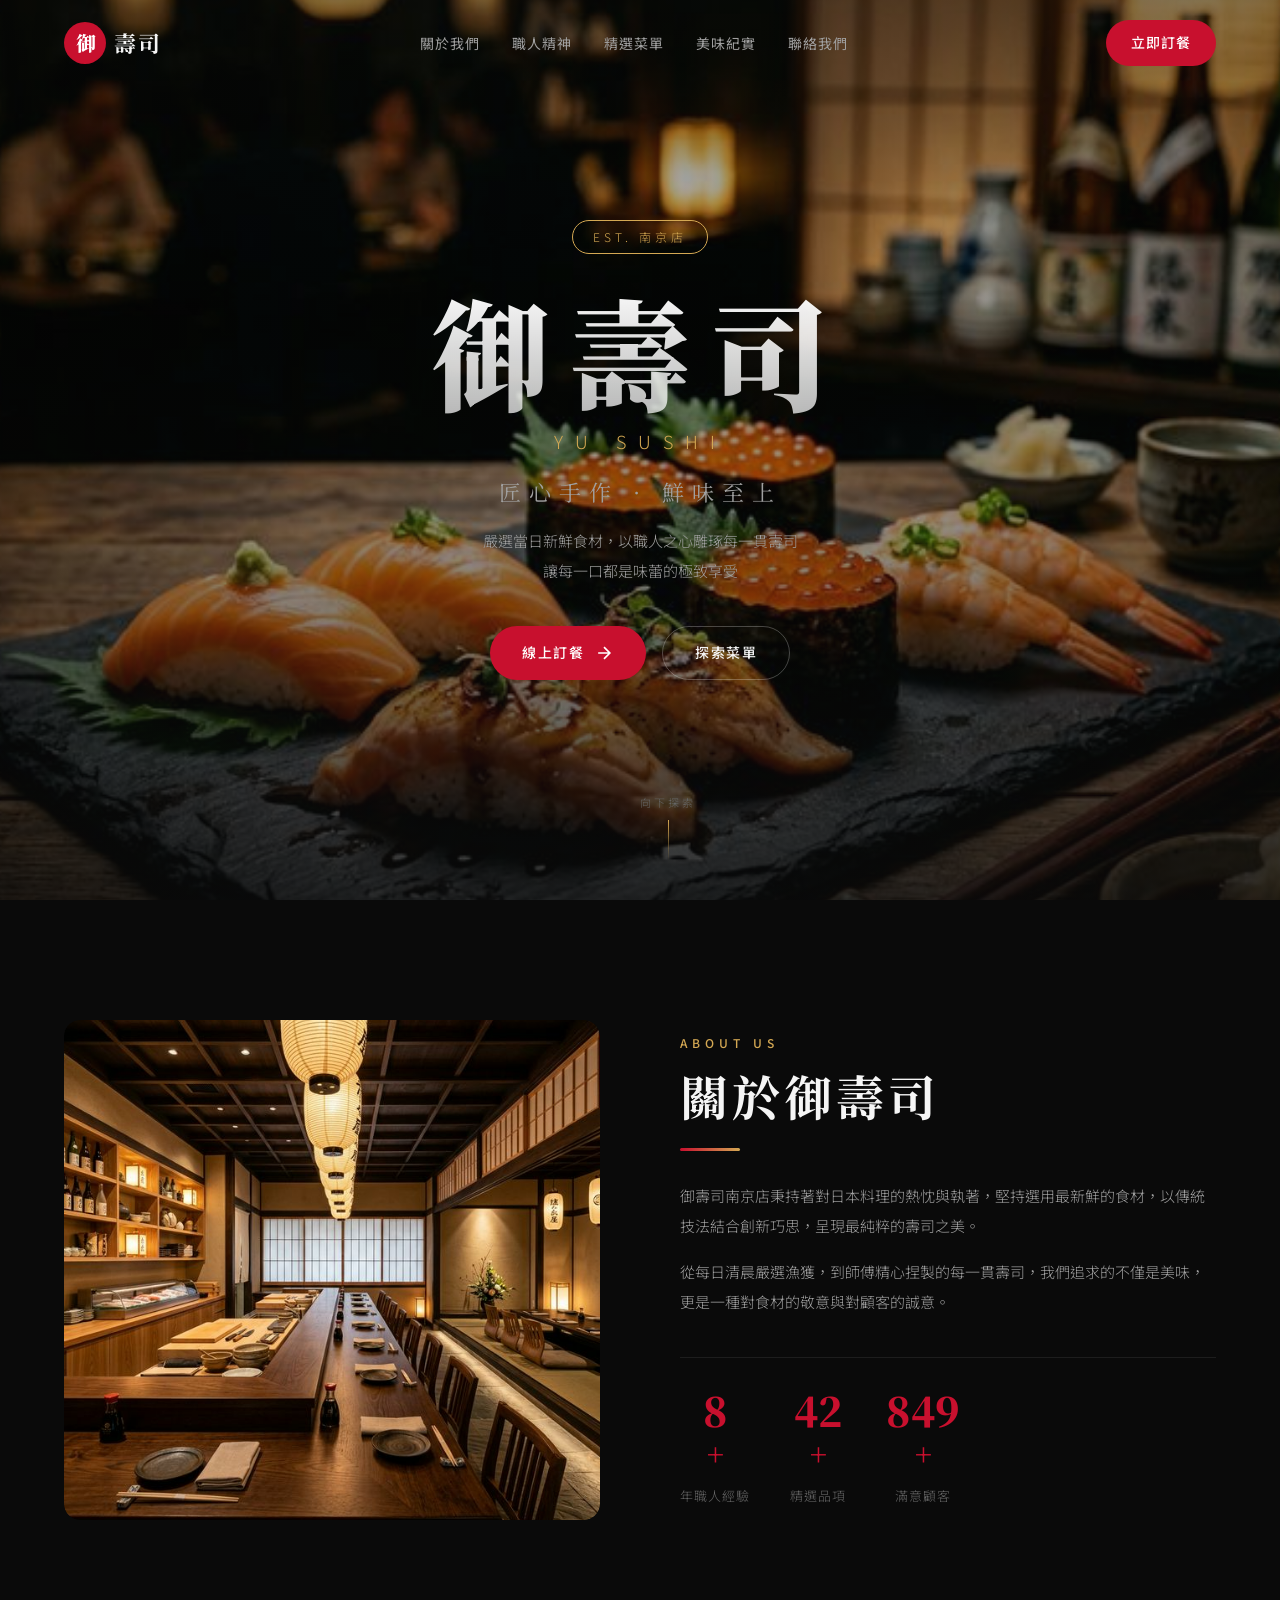
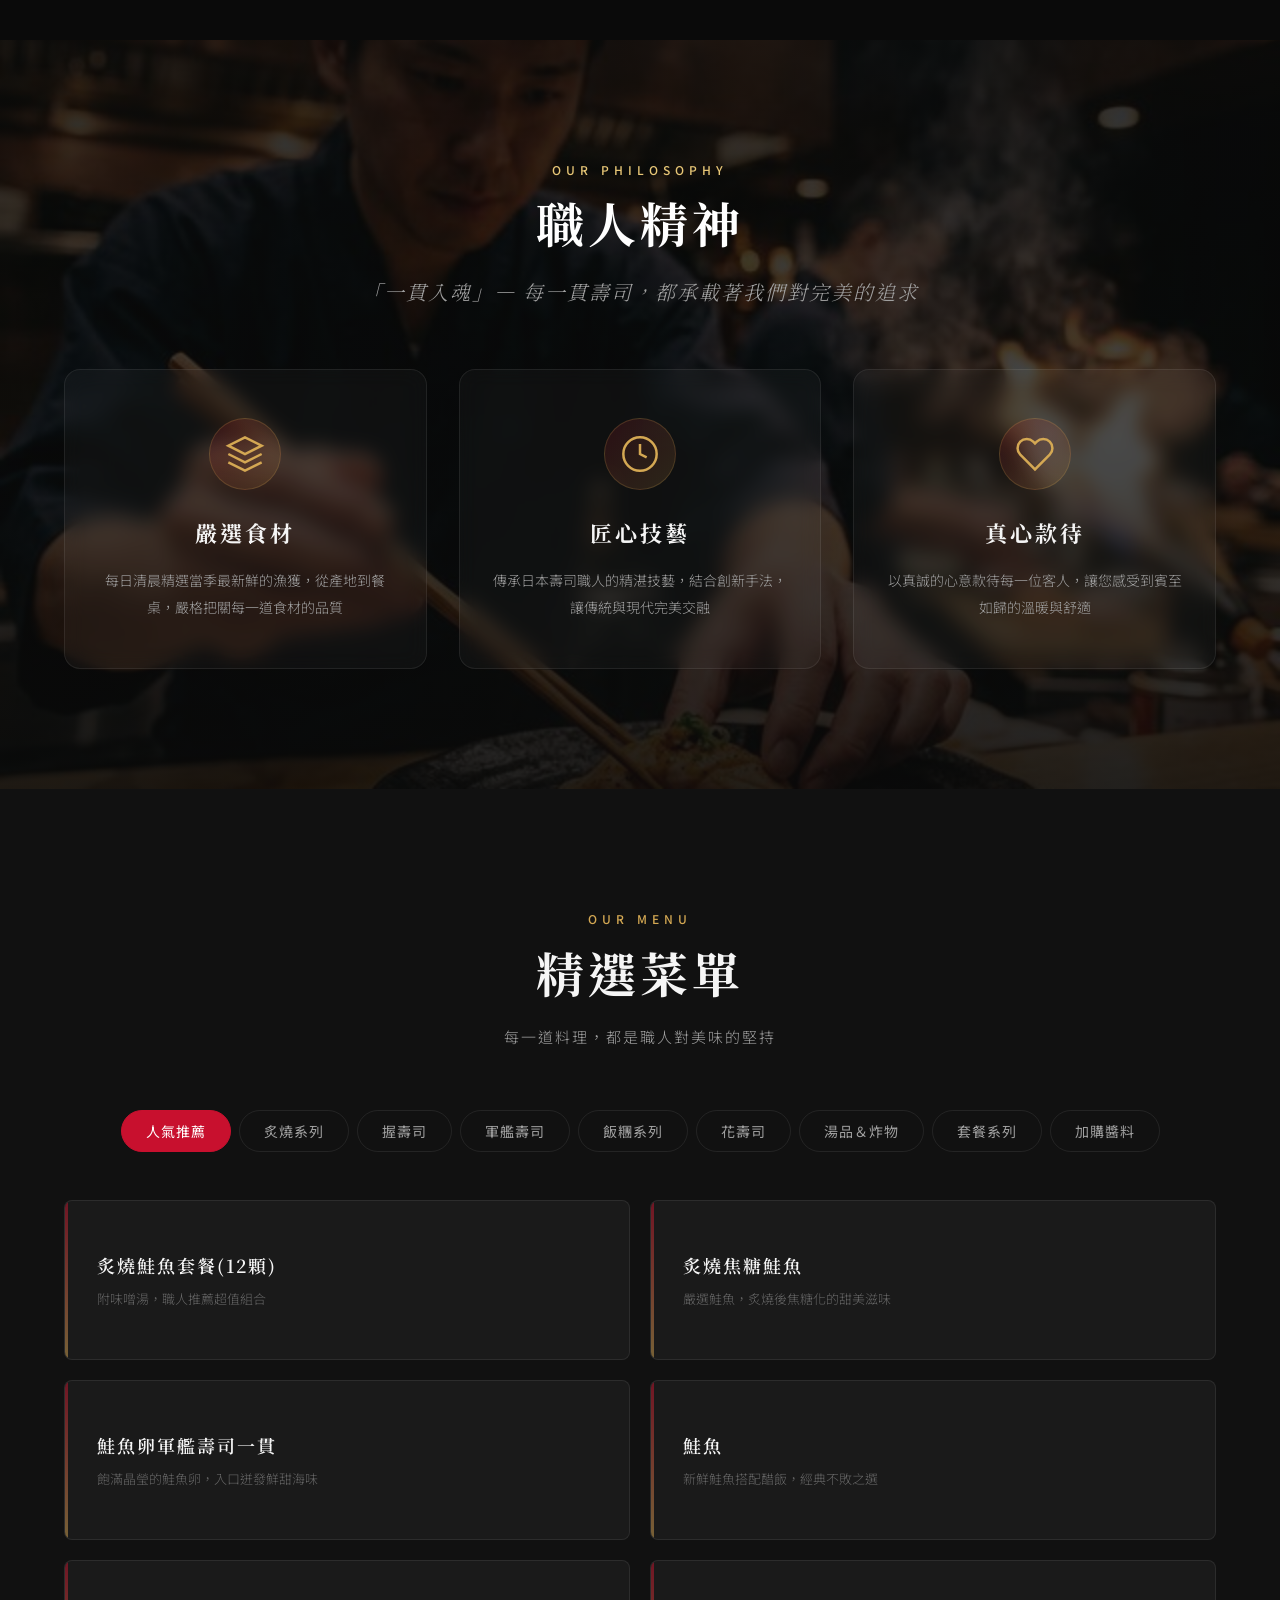
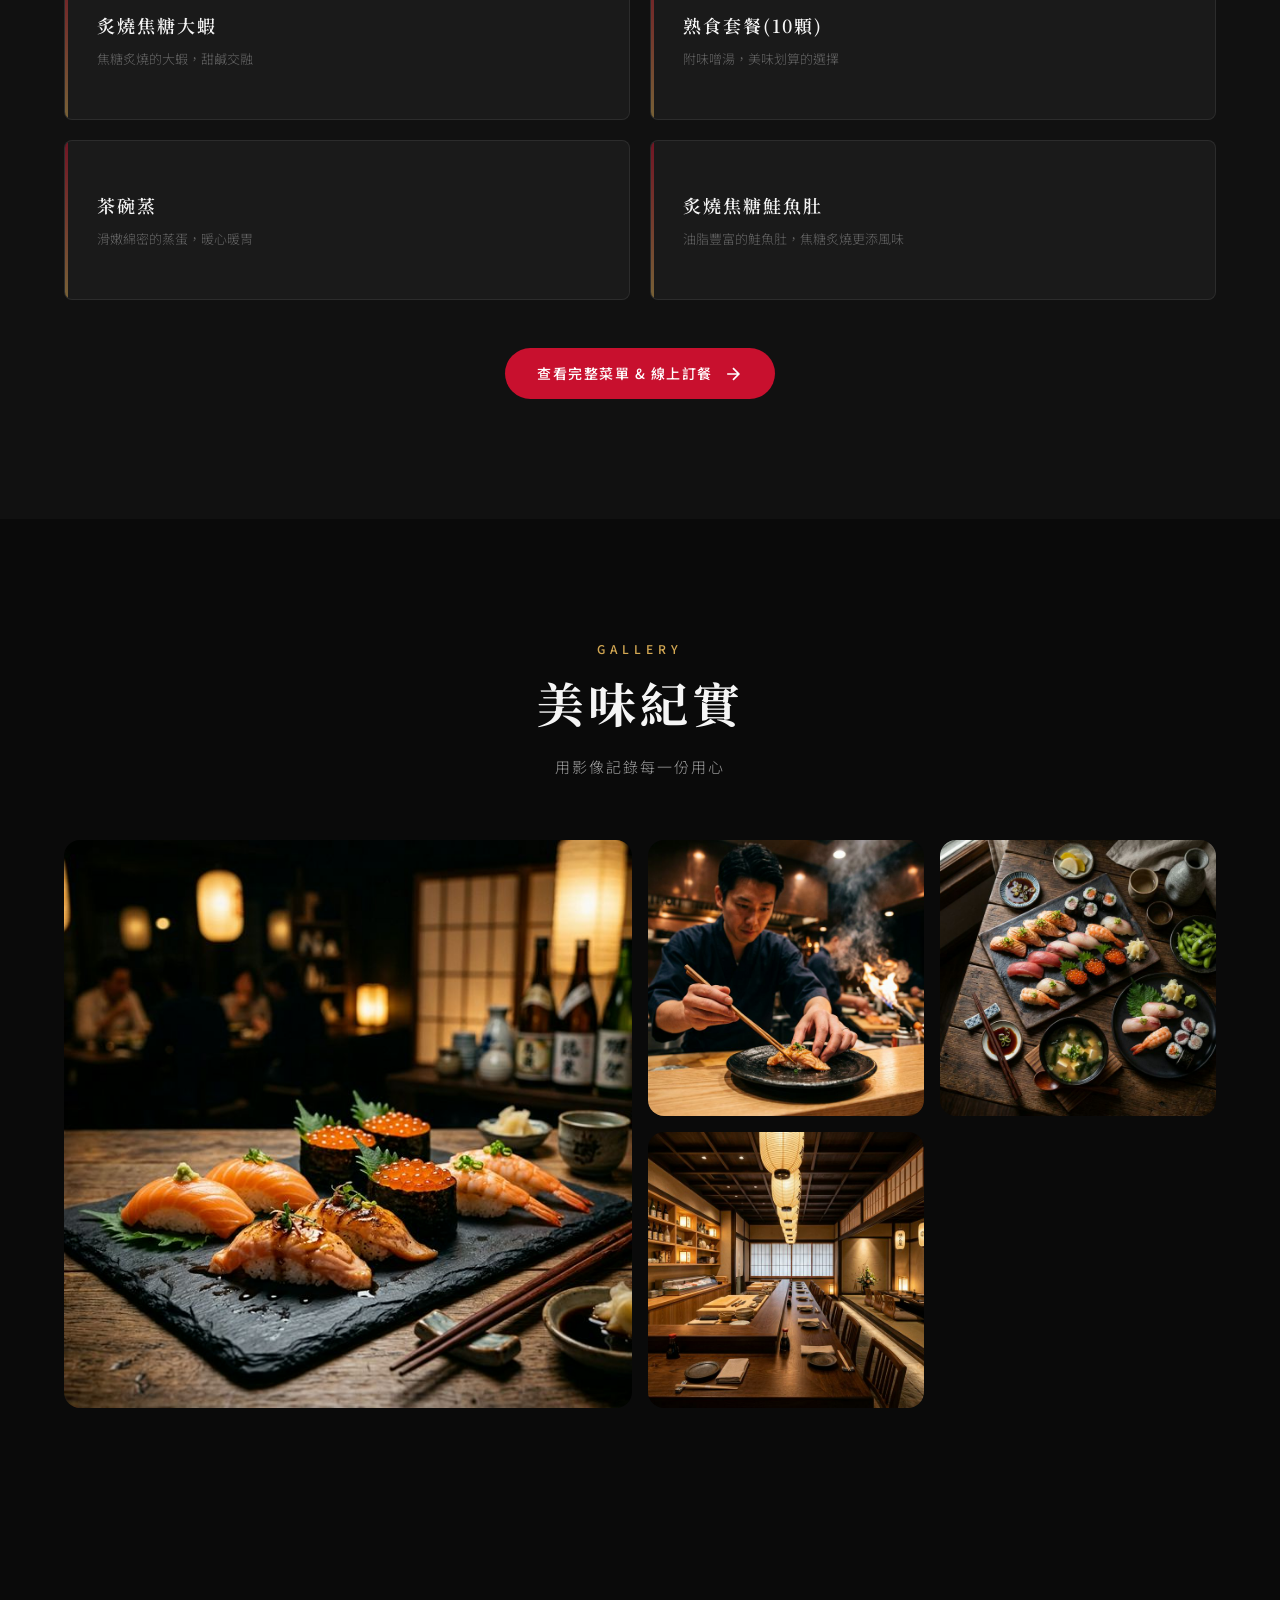
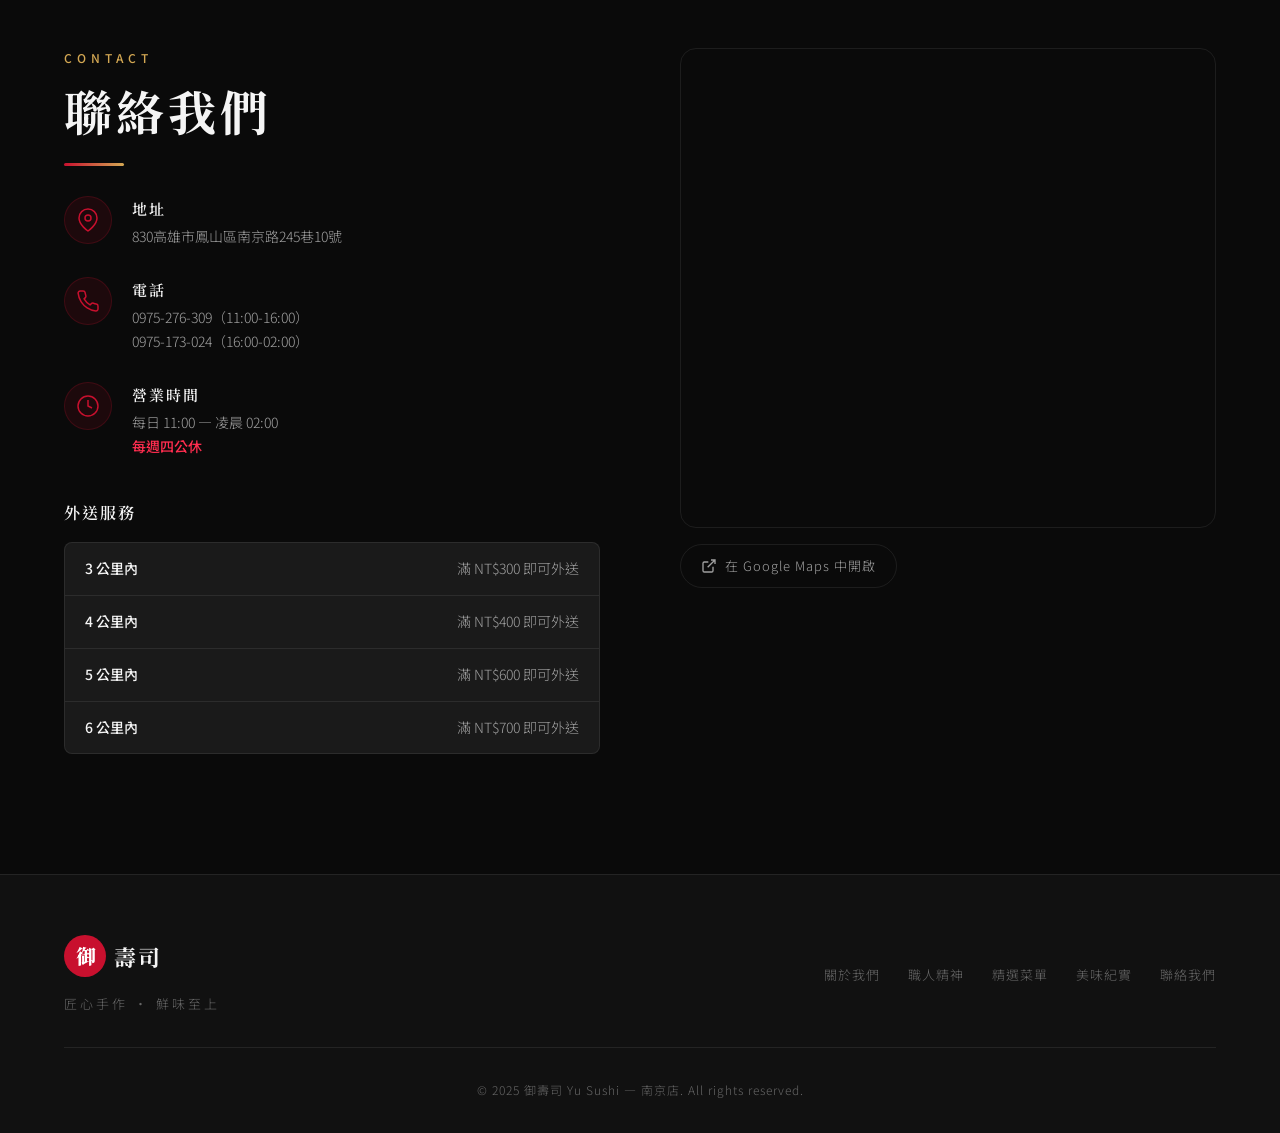
<file: index.html>
<!DOCTYPE html>
<html lang="zh-Hant">
<head>
    <meta charset="UTF-8">
    <meta name="viewport" content="width=device-width, initial-scale=1.0">
    <title>御壽司 Yu Sushi | Redirecting...</title>
    <!-- Redirect to index_v2.html automatically -->
    <meta http-equiv="refresh" content="0; url=index_v2.html">
</head>
<body style="background: #0a0a0a; color: #fff; font-family: sans-serif; display: flex; justify-content: center; align-items: center; height: 100vh; margin: 0;">
    <p>正在為您導向最新首頁... 如果沒有自動轉址，請 <a href="index_v2.html" style="color: #c8102e;">點擊這裡</a>。</p>
    <script>
        window.location.replace("index_v2.html");
    </script>
</body>
</html>
</file>
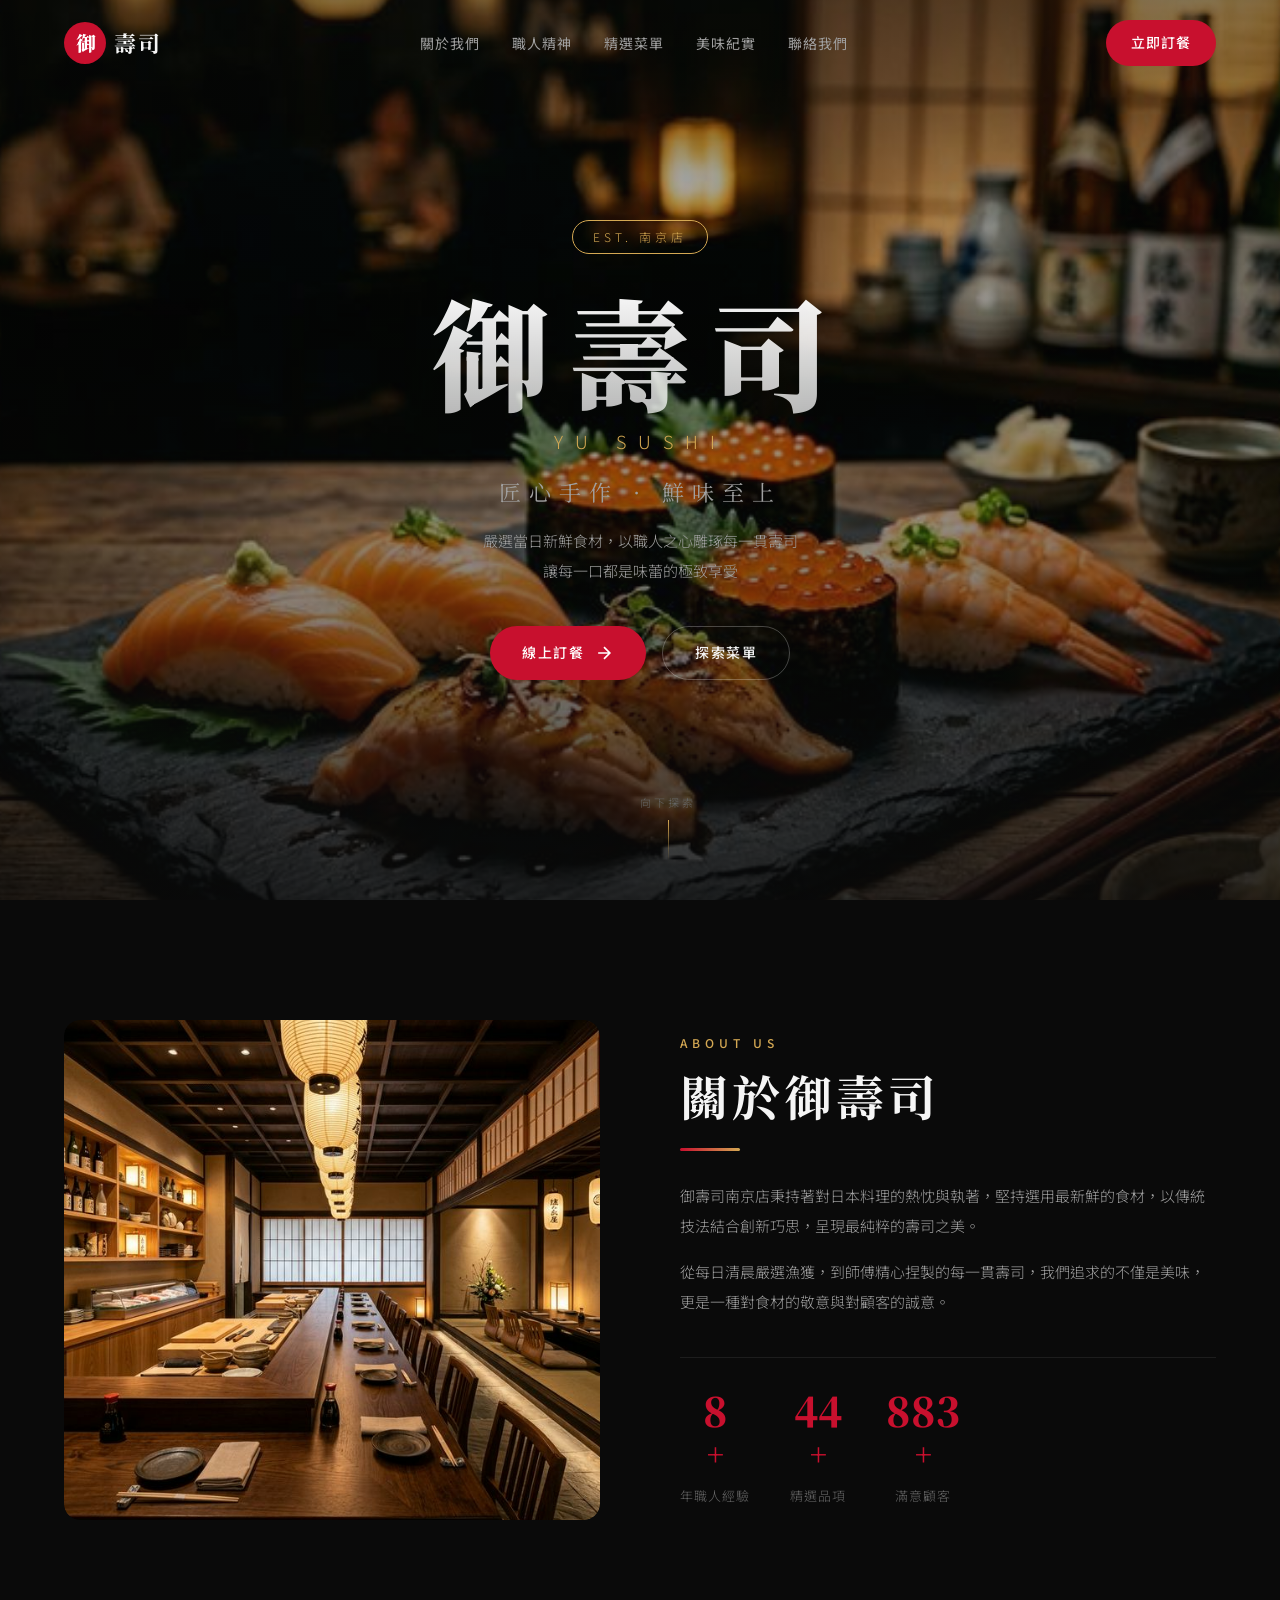
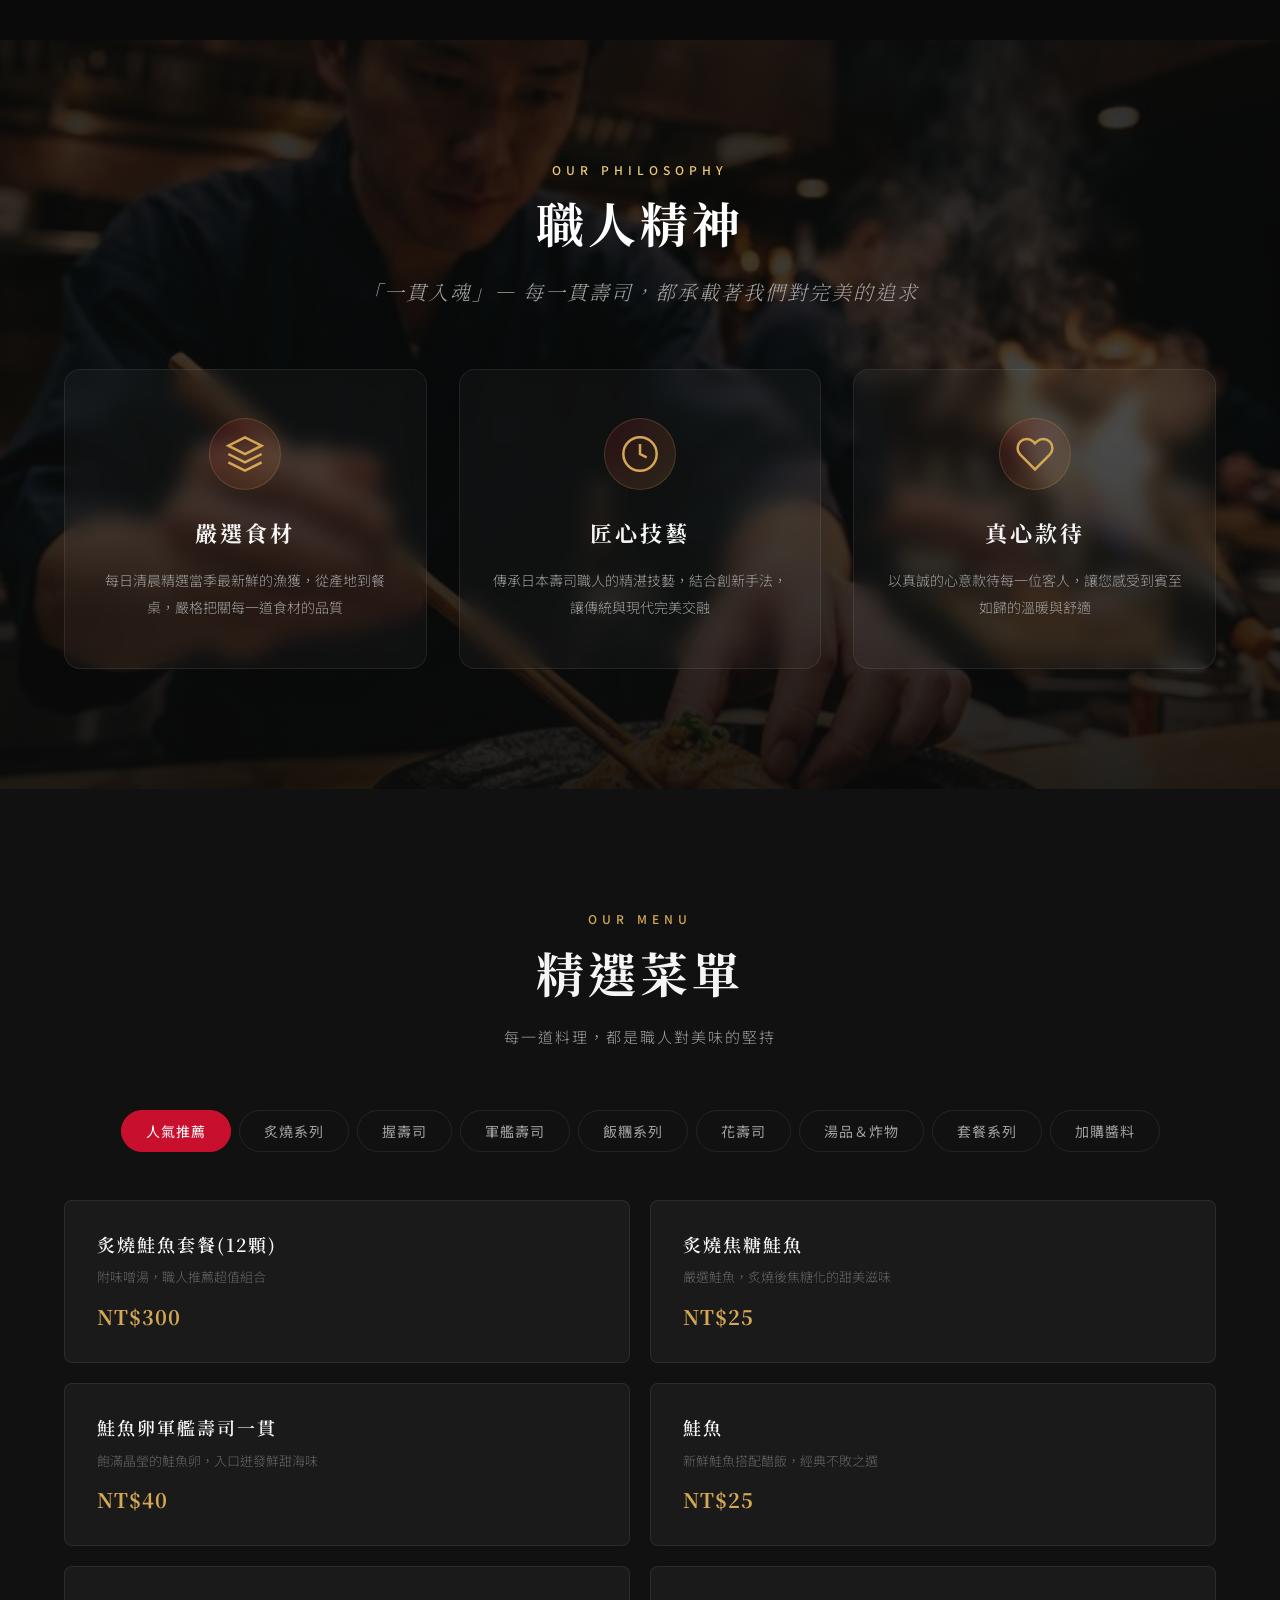
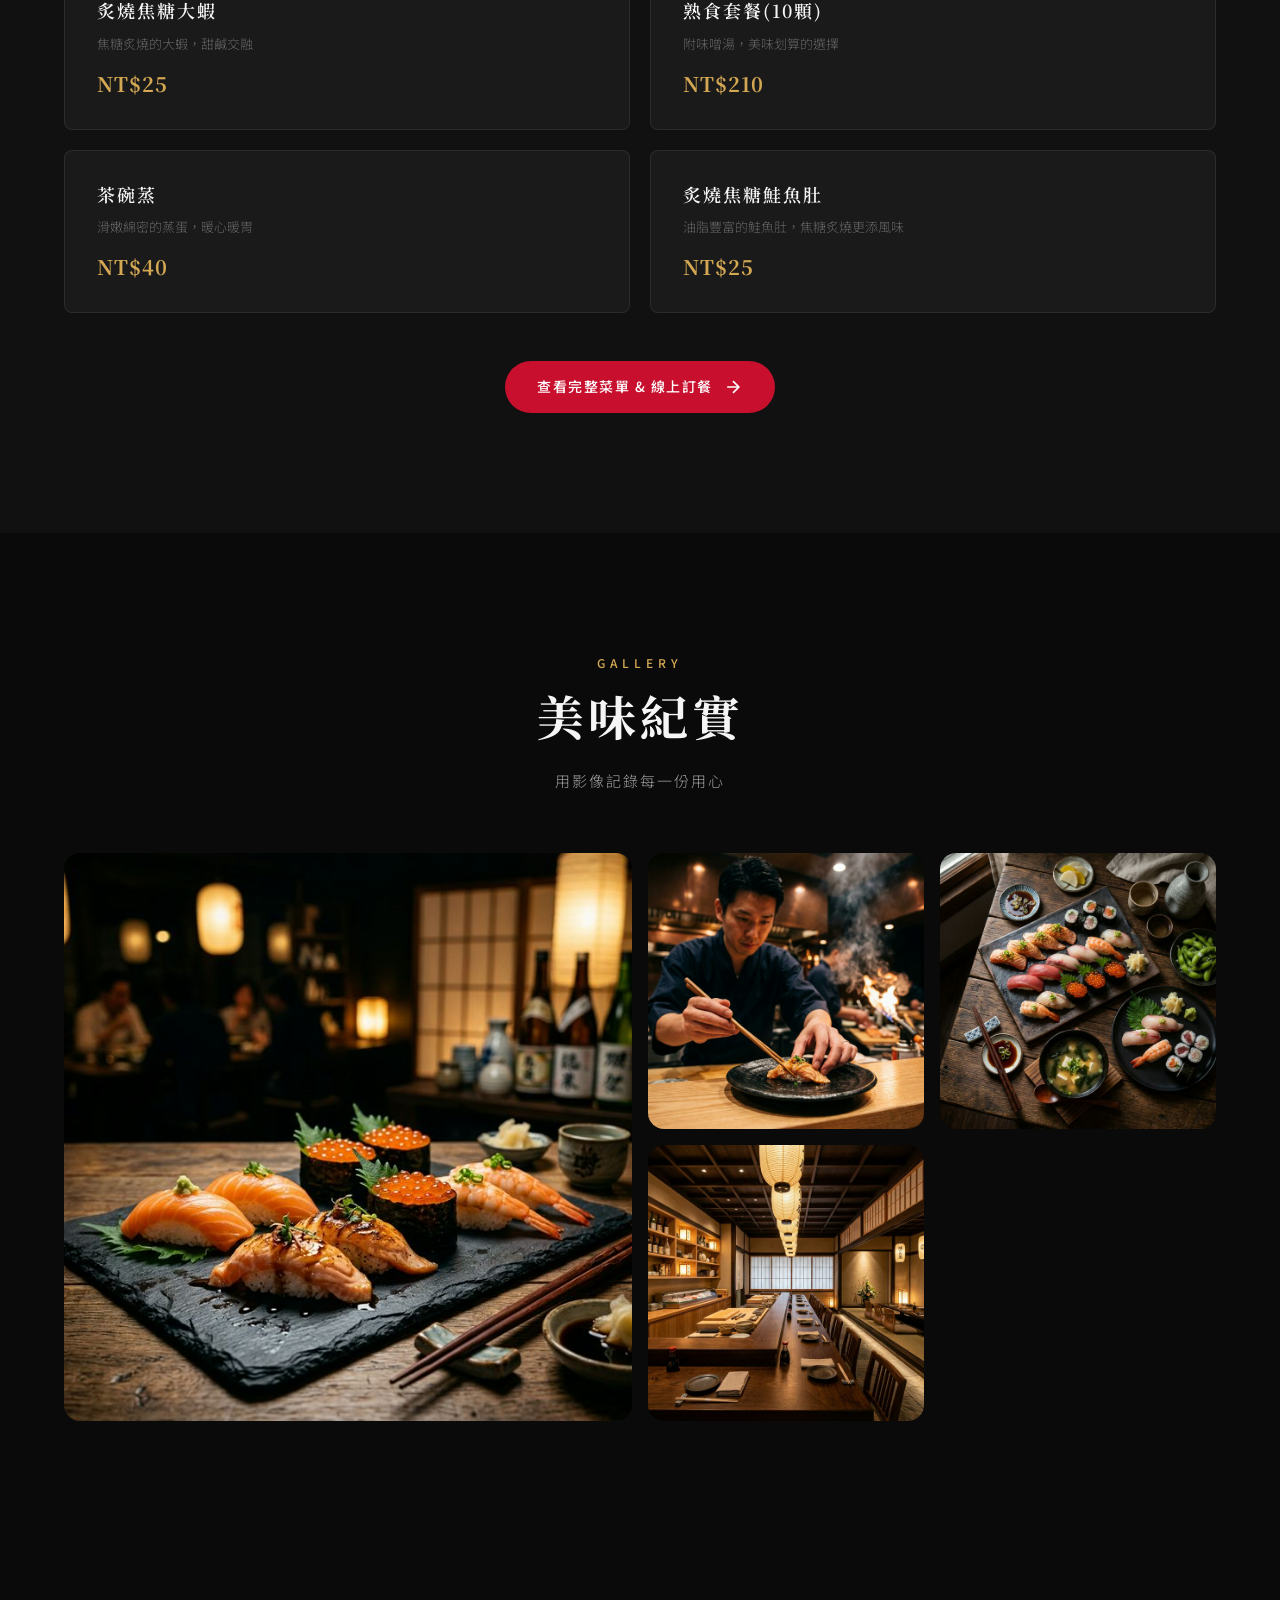
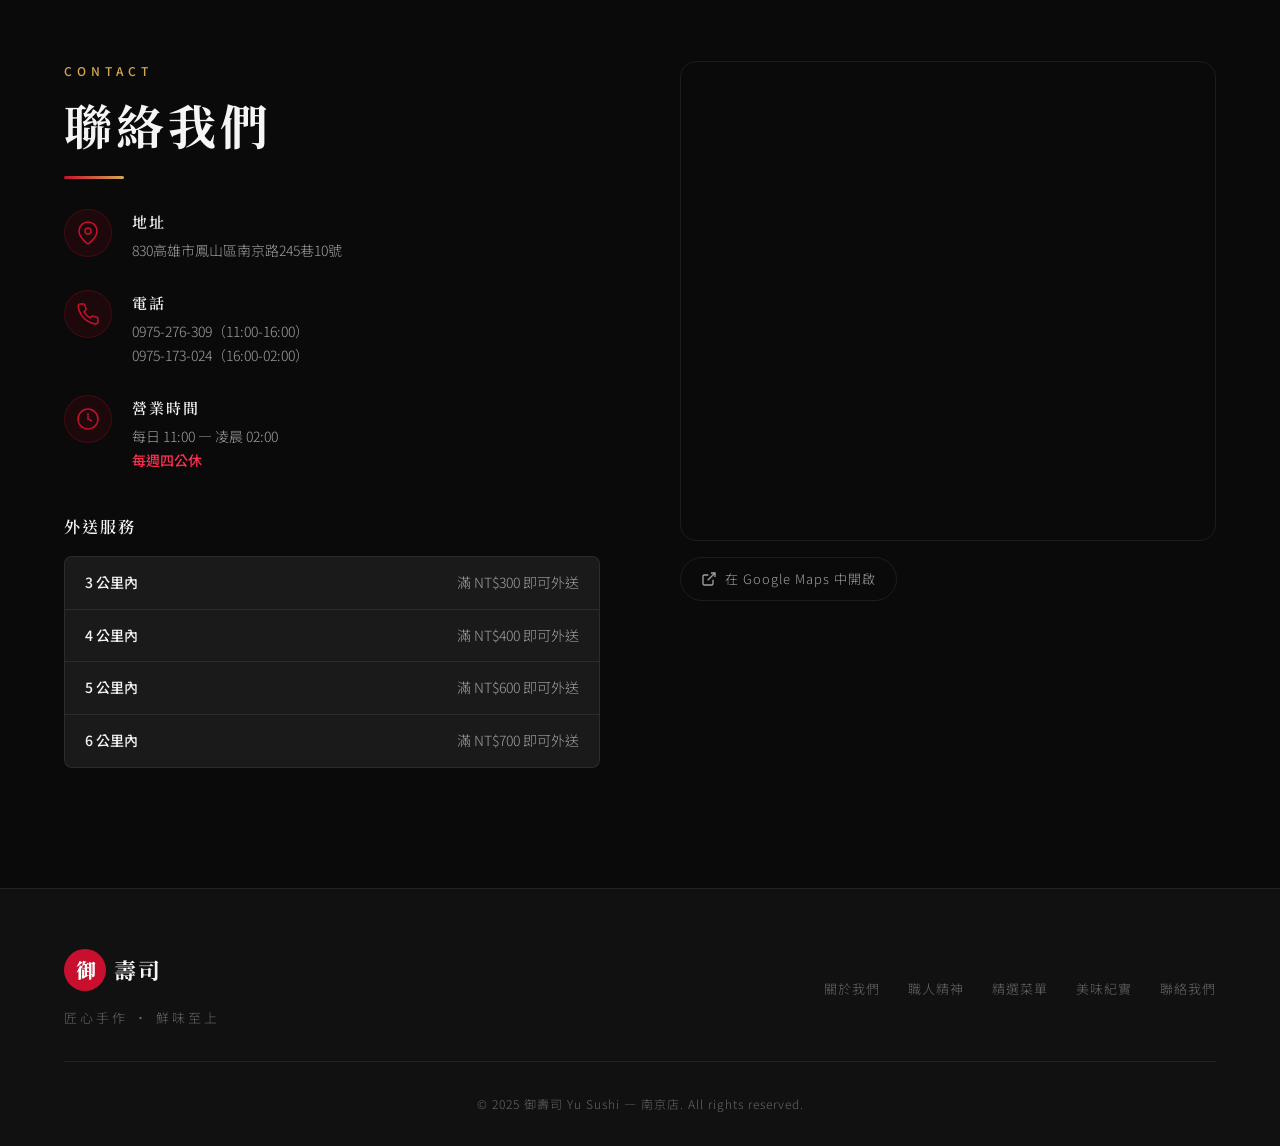
<file: index_v1.html>
<!DOCTYPE html>
<html lang="zh-Hant">
<head>
    <meta charset="UTF-8">
    <meta name="viewport" content="width=device-width, initial-scale=1.0">
    <title>御壽司 Yu Sushi｜南京店 — 匠心手作壽司</title>
    <meta name="description" content="御壽司南京店 — 嚴選新鮮食材，匠心手作每一貫壽司。炙燒系列、握壽司、軍艦壽司，感受最純粹的日式美味。">
    <link rel="preconnect" href="https://fonts.googleapis.com">
    <link rel="preconnect" href="https://fonts.gstatic.com" crossorigin>
    <link href="https://fonts.googleapis.com/css2?family=Noto+Serif+TC:wght@400;600;700;900&family=Noto+Sans+TC:wght@300;400;500;700&display=swap" rel="stylesheet">
    <link rel="stylesheet" href="index_v1.css">
</head>
<body>
    <!-- Navigation -->
    <nav id="navbar" class="navbar">
        <div class="nav-container">
            <a href="#hero" class="nav-logo">
                <span class="logo-icon">御</span>
                <span class="logo-text">壽司</span>
            </a>
            <ul class="nav-links">
                <li><a href="#about" data-section="about">關於我們</a></li>
                <li><a href="#philosophy" data-section="philosophy">職人精神</a></li>
                <li><a href="#menu" data-section="menu">精選菜單</a></li>
                <li><a href="#gallery" data-section="gallery">美味紀實</a></li>
                <li><a href="#contact" data-section="contact">聯絡我們</a></li>
            </ul>
            <a href="https://shop.ichefpos.com/store/tHs8E6WV/ordering" target="_blank" class="nav-cta">立即訂餐</a>
            <button class="nav-toggle" id="nav-toggle" aria-label="Toggle menu">
                <span></span><span></span><span></span>
            </button>
        </div>
    </nav>

    <!-- Mobile Menu -->
    <div class="mobile-menu" id="mobile-menu">
        <ul class="mobile-nav-links">
            <li><a href="#about">關於我們</a></li>
            <li><a href="#philosophy">職人精神</a></li>
            <li><a href="#menu">精選菜單</a></li>
            <li><a href="#gallery">美味紀實</a></li>
            <li><a href="#contact">聯絡我們</a></li>
            <li><a href="https://shop.ichefpos.com/store/tHs8E6WV/ordering" target="_blank" class="mobile-cta">立即訂餐</a></li>
        </ul>
    </div>

    <!-- Hero Section -->
    <section id="hero" class="hero">
        <div class="hero-bg">
            <img src="images/hero_sushi.png" alt="御壽司精選壽司拼盤" loading="eager">
            <div class="hero-overlay"></div>
        </div>
        <div class="hero-content">
            <div class="hero-badge">EST. 南京店</div>
            <h1 class="hero-title">
                <span class="hero-kanji">御壽司</span>
                <span class="hero-subtitle-en">Yu Sushi</span>
            </h1>
            <p class="hero-tagline">匠心手作 · 鮮味至上</p>
            <p class="hero-desc">嚴選當日新鮮食材，以職人之心雕琢每一貫壽司<br>讓每一口都是味蕾的極致享受</p>
            <div class="hero-actions">
                <a href="https://shop.ichefpos.com/store/tHs8E6WV/ordering" target="_blank" class="btn btn-primary">
                    <span>線上訂餐</span>
                    <svg width="20" height="20" viewBox="0 0 24 24" fill="none" stroke="currentColor" stroke-width="2"><path d="M5 12h14M12 5l7 7-7 7"/></svg>
                </a>
                <a href="#menu" class="btn btn-outline">探索菜單</a>
            </div>
        </div>
        <div class="hero-scroll">
            <span>向下探索</span>
            <div class="scroll-line"></div>
        </div>
    </section>

    <!-- About Section -->
    <section id="about" class="about section">
        <div class="container">
            <div class="about-grid">
                <div class="about-image reveal-left">
                    <img src="images/restaurant_interior.png" alt="御壽司店內環境" loading="lazy">
                    <div class="about-image-accent"></div>
                </div>
                <div class="about-content reveal-right">
                    <span class="section-label">About Us</span>
                    <h2 class="section-title">關於御壽司</h2>
                    <div class="about-divider"></div>
                    <p>御壽司南京店秉持著對日本料理的熱忱與執著，堅持選用最新鮮的食材，以傳統技法結合創新巧思，呈現最純粹的壽司之美。</p>
                    <p>從每日清晨嚴選漁獲，到師傅精心捏製的每一貫壽司，我們追求的不僅是美味，更是一種對食材的敬意與對顧客的誠意。</p>
                    <div class="about-stats">
                        <div class="stat">
                            <span class="stat-number" data-count="10">0</span><span class="stat-plus">+</span>
                            <span class="stat-label">年職人經驗</span>
                        </div>
                        <div class="stat">
                            <span class="stat-number" data-count="50">0</span><span class="stat-plus">+</span>
                            <span class="stat-label">精選品項</span>
                        </div>
                        <div class="stat">
                            <span class="stat-number" data-count="1000">0</span><span class="stat-plus">+</span>
                            <span class="stat-label">滿意顧客</span>
                        </div>
                    </div>
                </div>
            </div>
        </div>
    </section>

    <!-- Philosophy Section -->
    <section id="philosophy" class="philosophy section">
        <div class="philosophy-bg">
            <img src="images/chef_craft.png" alt="職人手作壽司" loading="lazy">
            <div class="philosophy-overlay"></div>
        </div>
        <div class="container">
            <div class="philosophy-content">
                <span class="section-label light">Our Philosophy</span>
                <h2 class="section-title light">職人精神</h2>
                <p class="philosophy-quote">「一貫入魂」— 每一貫壽司，都承載著我們對完美的追求</p>
                <div class="philosophy-cards">
                    <div class="phil-card reveal-up">
                        <div class="phil-icon">
                            <svg width="40" height="40" viewBox="0 0 24 24" fill="none" stroke="currentColor" stroke-width="1.5"><path d="M12 2L2 7l10 5 10-5-10-5zM2 17l10 5 10-5M2 12l10 5 10-5"/></svg>
                        </div>
                        <h3>嚴選食材</h3>
                        <p>每日清晨精選當季最新鮮的漁獲，從產地到餐桌，嚴格把關每一道食材的品質</p>
                    </div>
                    <div class="phil-card reveal-up" style="animation-delay: 0.2s">
                        <div class="phil-icon">
                            <svg width="40" height="40" viewBox="0 0 24 24" fill="none" stroke="currentColor" stroke-width="1.5"><circle cx="12" cy="12" r="10"/><path d="M12 6v6l4 2"/></svg>
                        </div>
                        <h3>匠心技藝</h3>
                        <p>傳承日本壽司職人的精湛技藝，結合創新手法，讓傳統與現代完美交融</p>
                    </div>
                    <div class="phil-card reveal-up" style="animation-delay: 0.4s">
                        <div class="phil-icon">
                            <svg width="40" height="40" viewBox="0 0 24 24" fill="none" stroke="currentColor" stroke-width="1.5"><path d="M20.84 4.61a5.5 5.5 0 0 0-7.78 0L12 5.67l-1.06-1.06a5.5 5.5 0 0 0-7.78 7.78l1.06 1.06L12 21.23l7.78-7.78 1.06-1.06a5.5 5.5 0 0 0 0-7.78z"/></svg>
                        </div>
                        <h3>真心款待</h3>
                        <p>以真誠的心意款待每一位客人，讓您感受到賓至如歸的溫暖與舒適</p>
                    </div>
                </div>
            </div>
        </div>
    </section>

    <!-- Menu Section -->
    <section id="menu" class="menu section">
        <div class="container">
            <span class="section-label center">Our Menu</span>
            <h2 class="section-title center">精選菜單</h2>
            <p class="section-subtitle">每一道料理，都是職人對美味的堅持</p>
            
            <div class="menu-tabs">
                <button class="menu-tab active" data-category="popular">人氣推薦</button>
                <button class="menu-tab" data-category="seared">炙燒系列</button>
                <button class="menu-tab" data-category="nigiri">握壽司</button>
                <button class="menu-tab" data-category="gunkan">軍艦壽司</button>
                <button class="menu-tab" data-category="riceball">飯糰系列</button>
                <button class="menu-tab" data-category="maki">花壽司</button>
                <button class="menu-tab" data-category="soup">湯品＆炸物</button>
                <button class="menu-tab" data-category="sets">套餐系列</button>
                <button class="menu-tab" data-category="sauce">加購醬料</button>
            </div>

            <div class="menu-grid" id="menu-grid">

                <!-- ======= 人氣推薦 (Popular) ======= -->
                <div class="menu-item" data-category="popular">
                    <div class="menu-item-content">
                        <h3>炙燒鮭魚套餐(12顆)</h3>
                        <p class="menu-item-desc">附味噌湯，職人推薦超值組合</p>
                        <span class="menu-price">NT$300</span>
                    </div>
                </div>
                <div class="menu-item" data-category="popular">
                    <div class="menu-item-content">
                        <h3>炙燒焦糖鮭魚</h3>
                        <p class="menu-item-desc">嚴選鮭魚，炙燒後焦糖化的甜美滋味</p>
                        <span class="menu-price">NT$25</span>
                    </div>
                </div>
                <div class="menu-item" data-category="popular">
                    <div class="menu-item-content">
                        <h3>鮭魚卵軍艦壽司一貫</h3>
                        <p class="menu-item-desc">飽滿晶瑩的鮭魚卵，入口迸發鮮甜海味</p>
                        <span class="menu-price">NT$40</span>
                    </div>
                </div>
                <div class="menu-item" data-category="popular">
                    <div class="menu-item-content">
                        <h3>鮭魚</h3>
                        <p class="menu-item-desc">新鮮鮭魚搭配醋飯，經典不敗之選</p>
                        <span class="menu-price">NT$25</span>
                    </div>
                </div>
                <div class="menu-item" data-category="popular">
                    <div class="menu-item-content">
                        <h3>炙燒焦糖大蝦</h3>
                        <p class="menu-item-desc">焦糖炙燒的大蝦，甜鹹交融</p>
                        <span class="menu-price">NT$25</span>
                    </div>
                </div>
                <div class="menu-item" data-category="popular">
                    <div class="menu-item-content">
                        <h3>熟食套餐(10顆)</h3>
                        <p class="menu-item-desc">附味噌湯，美味划算的選擇</p>
                        <span class="menu-price">NT$210</span>
                    </div>
                </div>
                <div class="menu-item" data-category="popular">
                    <div class="menu-item-content">
                        <h3>茶碗蒸</h3>
                        <p class="menu-item-desc">滑嫩綿密的蒸蛋，暖心暖胃</p>
                        <span class="menu-price">NT$40</span>
                    </div>
                </div>
                <div class="menu-item" data-category="popular">
                    <div class="menu-item-content">
                        <h3>炙燒焦糖鮭魚肚</h3>
                        <p class="menu-item-desc">油脂豐富的鮭魚肚，焦糖炙燒更添風味</p>
                        <span class="menu-price">NT$25</span>
                    </div>
                </div>

                <!-- ======= 炙燒系列 (Seared) ======= -->
                <!-- 鮭魚肚系列 -->
                <div class="menu-item" data-category="seared">
                    <div class="menu-item-content">
                        <h3>醬燒鮭魚肚</h3>
                        <p class="menu-item-desc">濃郁醬香搭配肥美鮭魚肚</p>
                        <span class="menu-price">NT$25</span>
                    </div>
                </div>
                <div class="menu-item" data-category="seared">
                    <div class="menu-item-content">
                        <h3>炙燒鮭魚肚</h3>
                        <p class="menu-item-desc">炙燒油脂豐富的鮭魚肚，香氣四溢</p>
                        <span class="menu-price">NT$25</span>
                    </div>
                </div>
                <div class="menu-item" data-category="seared">
                    <div class="menu-item-content">
                        <h3>炙燒蒜味鮭魚肚</h3>
                        <p class="menu-item-desc">蒜香與炙燒的完美結合</p>
                        <span class="menu-price">NT$25</span>
                    </div>
                </div>
                <div class="menu-item" data-category="seared">
                    <div class="menu-item-content">
                        <h3>炙燒起司鮭魚肚</h3>
                        <p class="menu-item-desc">濃郁起司搭配肥美鮭魚肚</p>
                        <span class="menu-price">NT$25</span>
                    </div>
                </div>
                <div class="menu-item" data-category="seared">
                    <div class="menu-item-content">
                        <h3>炙燒焦糖鮭魚肚</h3>
                        <p class="menu-item-desc">焦糖炙燒帶出鮭魚肚甜美層次</p>
                        <span class="menu-price">NT$25</span>
                    </div>
                </div>
                <!-- 大蝦系列 -->
                <div class="menu-item" data-category="seared">
                    <div class="menu-item-content">
                        <h3>醬燒大蝦</h3>
                        <p class="menu-item-desc">醬香大蝦，鮮甜彈牙</p>
                        <span class="menu-price">NT$25</span>
                    </div>
                </div>
                <div class="menu-item" data-category="seared">
                    <div class="menu-item-content">
                        <h3>炙燒起司大蝦</h3>
                        <p class="menu-item-desc">起司與大蝦的絕妙搭配</p>
                        <span class="menu-price">NT$25</span>
                    </div>
                </div>
                <div class="menu-item" data-category="seared">
                    <div class="menu-item-content">
                        <h3>炙燒蒜味大蝦</h3>
                        <p class="menu-item-desc">蒜香炙燒大蝦，風味獨特</p>
                        <span class="menu-price">NT$25</span>
                    </div>
                </div>
                <div class="menu-item" data-category="seared">
                    <div class="menu-item-content">
                        <h3>炙燒焦糖大蝦</h3>
                        <p class="menu-item-desc">焦糖炙燒的大蝦，甜鹹交融</p>
                        <span class="menu-price">NT$25</span>
                    </div>
                </div>
                <!-- 鮭魚系列 -->
                <div class="menu-item" data-category="seared">
                    <div class="menu-item-content">
                        <h3>醬燒鮭魚</h3>
                        <p class="menu-item-desc">醬汁燒烤鮭魚，濃郁可口</p>
                        <span class="menu-price">NT$25</span>
                    </div>
                </div>
                <div class="menu-item" data-category="seared">
                    <div class="menu-item-content">
                        <h3>炙燒起司鮭魚</h3>
                        <p class="menu-item-desc">起司與鮭魚的經典組合</p>
                        <span class="menu-price">NT$25</span>
                    </div>
                </div>
                <div class="menu-item" data-category="seared">
                    <div class="menu-item-content">
                        <h3>炙燒蒜味鮭魚</h3>
                        <p class="menu-item-desc">蒜香炙燒鮭魚，香氣逼人</p>
                        <span class="menu-price">NT$25</span>
                    </div>
                </div>
                <div class="menu-item" data-category="seared">
                    <div class="menu-item-content">
                        <h3>炙燒焦糖鮭魚</h3>
                        <p class="menu-item-desc">焦糖化表面帶出鮭魚的甜美層次</p>
                        <span class="menu-price">NT$25</span>
                    </div>
                </div>
                <!-- 其他炙燒 -->
                <div class="menu-item" data-category="seared">
                    <div class="menu-item-content">
                        <h3>炙燒生食級干貝</h3>
                        <p class="menu-item-desc">頂級干貝，炙燒後鮮甜更上層樓</p>
                        <span class="menu-price">NT$45</span>
                    </div>
                </div>
                <div class="menu-item" data-category="seared">
                    <div class="menu-item-content">
                        <h3>鹽烤鮮蝦</h3>
                        <p class="menu-item-desc">簡單鹽烤，保留鮮蝦原始鮮甜</p>
                        <span class="menu-price">NT$45</span>
                    </div>
                </div>
                <div class="menu-item" data-category="seared">
                    <div class="menu-item-content">
                        <h3>炙燒比目魚</h3>
                        <p class="menu-item-desc">炙燒比目魚，油脂細膩入口即化</p>
                        <span class="menu-price">NT$60</span>
                    </div>
                </div>
                <div class="menu-item" data-category="seared">
                    <div class="menu-item-content">
                        <h3>炙燒牛肉捲</h3>
                        <p class="menu-item-desc">香嫩牛肉搭配壽司飯，炙燒風味</p>
                        <span class="menu-price">NT$40</span>
                    </div>
                </div>
                <div class="menu-item" data-category="seared">
                    <div class="menu-item-content">
                        <h3>炙燒起司鮑魚</h3>
                        <p class="menu-item-desc">鮑魚搭配起司炙燒，奢華享受</p>
                        <span class="menu-price">NT$25</span>
                    </div>
                </div>
                <div class="menu-item" data-category="seared">
                    <div class="menu-item-content">
                        <h3>炙燒起司玉子</h3>
                        <p class="menu-item-desc">玉子燒搭配起司，甘甜濃郁</p>
                        <span class="menu-price">NT$30</span>
                    </div>
                </div>
                <!-- 豬肉捲系列 -->
                <div class="menu-item" data-category="seared">
                    <div class="menu-item-content">
                        <h3>起司豬肉捲</h3>
                        <p class="menu-item-desc">起司包裹豬肉捲，香濃可口</p>
                        <span class="menu-price">NT$35</span>
                    </div>
                </div>
                <div class="menu-item" data-category="seared">
                    <div class="menu-item-content">
                        <h3>醬燒豬肉捲</h3>
                        <p class="menu-item-desc">醬汁燒烤豬肉捲，鹹香開胃</p>
                        <span class="menu-price">NT$35</span>
                    </div>
                </div>
                <div class="menu-item" data-category="seared">
                    <div class="menu-item-content">
                        <h3>蒜味豬肉捲</h3>
                        <p class="menu-item-desc">蒜香豬肉捲，風味十足</p>
                        <span class="menu-price">NT$35</span>
                    </div>
                </div>
                <div class="menu-item" data-category="seared">
                    <div class="menu-item-content">
                        <h3>炙燒泡菜牛肉捲（微辣）</h3>
                        <p class="menu-item-desc">泡菜與牛肉的韓日融合，微辣開胃</p>
                        <span class="menu-price">NT$45</span>
                    </div>
                </div>
                <div class="menu-item" data-category="seared">
                    <div class="menu-item-content">
                        <h3>炙燒起司泡菜豬肉捲（微辣）</h3>
                        <p class="menu-item-desc">起司泡菜豬肉捲，多重滋味</p>
                        <span class="menu-price">NT$40</span>
                    </div>
                </div>
                <div class="menu-item" data-category="seared">
                    <div class="menu-item-content">
                        <h3>炙燒醬燒泡菜豬肉捲（微辣）</h3>
                        <p class="menu-item-desc">醬燒泡菜豬肉捲，鹹辣交融</p>
                        <span class="menu-price">NT$40</span>
                    </div>
                </div>
                <div class="menu-item" data-category="seared">
                    <div class="menu-item-content">
                        <h3>炙燒蒜味泡菜豬肉捲（微辣）</h3>
                        <p class="menu-item-desc">蒜味泡菜豬肉捲，風味獨特</p>
                        <span class="menu-price">NT$40</span>
                    </div>
                </div>

                <!-- ======= 握壽司 (Nigiri) ======= -->
                <div class="menu-item" data-category="nigiri">
                    <div class="menu-item-content">
                        <h3>鮭魚</h3>
                        <p class="menu-item-desc">新鮮鮭魚搭配醋飯，經典不敗之選</p>
                        <span class="menu-price">NT$25</span>
                    </div>
                </div>
                <div class="menu-item" data-category="nigiri">
                    <div class="menu-item-content">
                        <h3>鮭魚肚</h3>
                        <p class="menu-item-desc">油脂豐富的鮭魚肚，入口即化</p>
                        <span class="menu-price">NT$25</span>
                    </div>
                </div>
                <div class="menu-item" data-category="nigiri">
                    <div class="menu-item-content">
                        <h3>鮮蝦壽司</h3>
                        <p class="menu-item-desc">鮮甜彈牙的蝦肉，口感豐富</p>
                        <span class="menu-price">NT$45</span>
                    </div>
                </div>
                <div class="menu-item" data-category="nigiri">
                    <div class="menu-item-content">
                        <h3>生食級干貝</h3>
                        <p class="menu-item-desc">頂級生食干貝，鮮甜無比</p>
                        <span class="menu-price">NT$45</span>
                    </div>
                </div>
                <div class="menu-item" data-category="nigiri">
                    <div class="menu-item-content">
                        <h3>玉子</h3>
                        <p class="menu-item-desc">手作玉子燒，甘甜柔嫩的經典美味</p>
                        <span class="menu-price">NT$20</span>
                    </div>
                </div>
                <div class="menu-item" data-category="nigiri">
                    <div class="menu-item-content">
                        <h3>大蝦</h3>
                        <p class="menu-item-desc">碩大飽滿的蝦身，鮮美可口</p>
                        <span class="menu-price">NT$20</span>
                    </div>
                </div>
                <div class="menu-item" data-category="nigiri">
                    <div class="menu-item-content">
                        <h3>章魚握壽司</h3>
                        <p class="menu-item-desc">Q彈章魚搭配醋飯</p>
                        <span class="menu-price">NT$20</span>
                    </div>
                </div>
                <div class="menu-item" data-category="nigiri">
                    <div class="menu-item-content">
                        <h3>炸蝦壽司</h3>
                        <p class="menu-item-desc">酥脆炸蝦搭配醋飯，外酥內嫩</p>
                        <span class="menu-price">NT$45</span>
                    </div>
                </div>
                <div class="menu-item" data-category="nigiri">
                    <div class="menu-item-content">
                        <h3>豆皮握壽司兩貫</h3>
                        <p class="menu-item-desc">甜潤豆皮包裹醋飯，經典日式</p>
                        <span class="menu-price">NT$25</span>
                    </div>
                </div>
                <div class="menu-item" data-category="nigiri">
                    <div class="menu-item-content">
                        <h3>秋刀魚握壽司兩貫</h3>
                        <p class="menu-item-desc">秋刀魚壽司，鮮美油潤</p>
                        <span class="menu-price">NT$25</span>
                    </div>
                </div>
                <div class="menu-item" data-category="nigiri">
                    <div class="menu-item-content">
                        <h3>松葉蟹握壽司兩貫</h3>
                        <p class="menu-item-desc">松葉蟹肉，清甜細緻</p>
                        <span class="menu-price">NT$25</span>
                    </div>
                </div>
                <div class="menu-item" data-category="nigiri">
                    <div class="menu-item-content">
                        <h3>花枝兩貫</h3>
                        <p class="menu-item-desc">鮮甜花枝，Q彈口感</p>
                        <span class="menu-price">NT$45</span>
                    </div>
                </div>
                <div class="menu-item" data-category="nigiri">
                    <div class="menu-item-content">
                        <h3>煙燻鮭魚握壽司兩貫</h3>
                        <p class="menu-item-desc">煙燻風味鮭魚，獨特迷人</p>
                        <span class="menu-price">NT$45</span>
                    </div>
                </div>
                <div class="menu-item" data-category="nigiri">
                    <div class="menu-item-content">
                        <h3>櫻桃鴨握壽司</h3>
                        <p class="menu-item-desc">櫻桃鴨肉搭配醋飯，創新風味</p>
                        <span class="menu-price">NT$30</span>
                    </div>
                </div>

                <!-- ======= 軍艦壽司 (Gunkan) ======= -->
                <div class="menu-item" data-category="gunkan">
                    <div class="menu-item-content">
                        <h3>鮭魚卵軍艦壽司一貫</h3>
                        <p class="menu-item-desc">晶瑩剔透的鮭魚卵，滿滿鮮味</p>
                        <span class="menu-price">NT$40</span>
                    </div>
                </div>
                <div class="menu-item" data-category="gunkan">
                    <div class="menu-item-content">
                        <h3>醬燒牛肉軍艦壽司一貫</h3>
                        <p class="menu-item-desc">醬燒牛肉搭配軍艦壽司，鹹香美味</p>
                        <span class="menu-price">NT$25</span>
                    </div>
                </div>
                <div class="menu-item" data-category="gunkan">
                    <div class="menu-item-content">
                        <h3>泡菜軍艦壽司一貫（微辣）</h3>
                        <p class="menu-item-desc">韓式泡菜搭配軍艦壽司，清爽微辣</p>
                        <span class="menu-price">NT$20</span>
                    </div>
                </div>
                <div class="menu-item" data-category="gunkan">
                    <div class="menu-item-content">
                        <h3>蝦卵軍艦兩貫</h3>
                        <p class="menu-item-desc">細緻蝦卵，鮮美可口</p>
                        <span class="menu-price">NT$30</span>
                    </div>
                </div>
                <div class="menu-item" data-category="gunkan">
                    <div class="menu-item-content">
                        <h3>魚卵沙拉軍艦兩貫</h3>
                        <p class="menu-item-desc">魚卵沙拉，清爽鮮甜</p>
                        <span class="menu-price">NT$30</span>
                    </div>
                </div>
                <div class="menu-item" data-category="gunkan">
                    <div class="menu-item-content">
                        <h3>龍蝦沙拉軍艦兩貫</h3>
                        <p class="menu-item-desc">龍蝦沙拉，奢華享受</p>
                        <span class="menu-price">NT$30</span>
                    </div>
                </div>
                <div class="menu-item" data-category="gunkan">
                    <div class="menu-item-content">
                        <h3>鮪魚沙拉軍艦兩貫</h3>
                        <p class="menu-item-desc">鮪魚沙拉，經典美味</p>
                        <span class="menu-price">NT$30</span>
                    </div>
                </div>
                <div class="menu-item" data-category="gunkan">
                    <div class="menu-item-content">
                        <h3>鮑魚沙拉軍艦兩貫</h3>
                        <p class="menu-item-desc">鮑魚沙拉，鮮嫩爽口</p>
                        <span class="menu-price">NT$30</span>
                    </div>
                </div>
                <div class="menu-item" data-category="gunkan">
                    <div class="menu-item-content">
                        <h3>鰹魚櫻花蝦軍艦兩貫</h3>
                        <p class="menu-item-desc">鰹魚與櫻花蝦，雙重海味</p>
                        <span class="menu-price">NT$30</span>
                    </div>
                </div>
                <div class="menu-item" data-category="gunkan">
                    <div class="menu-item-content">
                        <h3>海瓜子軍艦兩貫</h3>
                        <p class="menu-item-desc">海瓜子鮮味，清甜可口</p>
                        <span class="menu-price">NT$30</span>
                    </div>
                </div>
                <div class="menu-item" data-category="gunkan">
                    <div class="menu-item-content">
                        <h3>干貝唇軍艦兩貫</h3>
                        <p class="menu-item-desc">干貝唇口感獨特，鮮美彈牙</p>
                        <span class="menu-price">NT$30</span>
                    </div>
                </div>
                <div class="menu-item" data-category="gunkan">
                    <div class="menu-item-content">
                        <h3>味付干貝軍艦兩貫</h3>
                        <p class="menu-item-desc">調味干貝，鮮甜入味</p>
                        <span class="menu-price">NT$30</span>
                    </div>
                </div>
                <div class="menu-item" data-category="gunkan">
                    <div class="menu-item-content">
                        <h3>辣味螺肉軍艦兩貫</h3>
                        <p class="menu-item-desc">辣味螺肉，爽脆帶勁</p>
                        <span class="menu-price">NT$30</span>
                    </div>
                </div>
                <div class="menu-item" data-category="gunkan">
                    <div class="menu-item-content">
                        <h3>玉絲軍艦兩貫</h3>
                        <p class="menu-item-desc">玉絲軍艦，清爽滑順</p>
                        <span class="menu-price">NT$30</span>
                    </div>
                </div>
                <div class="menu-item" data-category="gunkan">
                    <div class="menu-item-content">
                        <h3>玉米軍艦兩貫</h3>
                        <p class="menu-item-desc">清甜玉米，小朋友最愛</p>
                        <span class="menu-price">NT$30</span>
                    </div>
                </div>
                <div class="menu-item" data-category="gunkan">
                    <div class="menu-item-content">
                        <h3>海帶絲軍艦兩貫</h3>
                        <p class="menu-item-desc">爽脆海帶絲，清爽開胃</p>
                        <span class="menu-price">NT$30</span>
                    </div>
                </div>
                <div class="menu-item" data-category="gunkan">
                    <div class="menu-item-content">
                        <h3>肉鬆軍艦兩貫</h3>
                        <p class="menu-item-desc">鬆軟肉鬆，經典台式風味</p>
                        <span class="menu-price">NT$30</span>
                    </div>
                </div>

                <!-- ======= 飯糰系列 (Rice Ball) ======= -->
                <div class="menu-item" data-category="riceball">
                    <div class="menu-item-content">
                        <h3>肉鬆飯糰</h3>
                        <p class="menu-item-desc">經典肉鬆飯糰，鬆軟美味</p>
                        <span class="menu-price">NT$35</span>
                    </div>
                </div>
                <div class="menu-item" data-category="riceball">
                    <div class="menu-item-content">
                        <h3>鮪魚沙拉飯糰</h3>
                        <p class="menu-item-desc">鮪魚沙拉內餡，清爽飽足</p>
                        <span class="menu-price">NT$45</span>
                    </div>
                </div>
                <div class="menu-item" data-category="riceball">
                    <div class="menu-item-content">
                        <h3>龍蝦沙拉飯糰</h3>
                        <p class="menu-item-desc">龍蝦沙拉內餡，鮮美豐盛</p>
                        <span class="menu-price">NT$45</span>
                    </div>
                </div>
                <div class="menu-item" data-category="riceball">
                    <div class="menu-item-content">
                        <h3>魚卵沙拉飯糰</h3>
                        <p class="menu-item-desc">魚卵沙拉內餡，口感豐富</p>
                        <span class="menu-price">NT$45</span>
                    </div>
                </div>
                <div class="menu-item" data-category="riceball">
                    <div class="menu-item-content">
                        <h3>炙燒牛肉飯糰</h3>
                        <p class="menu-item-desc">炙燒牛肉包裹飯糰，香嫩多汁</p>
                        <span class="menu-price">NT$55</span>
                    </div>
                </div>
                <div class="menu-item" data-category="riceball">
                    <div class="menu-item-content">
                        <h3>鮭魚卵飯糰</h3>
                        <p class="menu-item-desc">滿滿鮭魚卵，奢華享受</p>
                        <span class="menu-price">NT$65</span>
                    </div>
                </div>

                <!-- ======= 花壽司 (Maki) ======= -->
                <div class="menu-item" data-category="maki">
                    <div class="menu-item-content">
                        <h3>肉鬆細卷</h3>
                        <p class="menu-item-desc">肉鬆細卷，經典入門款</p>
                        <span class="menu-price">NT$45</span>
                    </div>
                </div>
                <div class="menu-item" data-category="maki">
                    <div class="menu-item-content">
                        <h3>鮪魚沙拉細卷</h3>
                        <p class="menu-item-desc">鮪魚沙拉搭配海苔細卷</p>
                        <span class="menu-price">NT$45</span>
                    </div>
                </div>
                <div class="menu-item" data-category="maki">
                    <div class="menu-item-content">
                        <h3>龍蝦沙拉細卷</h3>
                        <p class="menu-item-desc">龍蝦沙拉搭配海苔細卷</p>
                        <span class="menu-price">NT$45</span>
                    </div>
                </div>
                <div class="menu-item" data-category="maki">
                    <div class="menu-item-content">
                        <h3>鮑魚沙拉細卷</h3>
                        <p class="menu-item-desc">鮑魚沙拉搭配海苔細卷</p>
                        <span class="menu-price">NT$45</span>
                    </div>
                </div>
                <div class="menu-item" data-category="maki">
                    <div class="menu-item-content">
                        <h3>魚卵沙拉細卷</h3>
                        <p class="menu-item-desc">魚卵沙拉搭配海苔細卷</p>
                        <span class="menu-price">NT$45</span>
                    </div>
                </div>
                <div class="menu-item" data-category="maki">
                    <div class="menu-item-content">
                        <h3>櫻花蝦捲</h3>
                        <p class="menu-item-desc">香酥櫻花蝦海苔卷</p>
                        <span class="menu-price">NT$45</span>
                    </div>
                </div>

                <!-- ======= 湯品＆炸物 (Soup & Fried) ======= -->
                <div class="menu-item" data-category="soup">
                    <div class="menu-item-content">
                        <h3>味噌湯</h3>
                        <p class="menu-item-desc">經典日式味噌湯，溫暖暖胃</p>
                        <span class="menu-price">NT$35</span>
                    </div>
                </div>
                <div class="menu-item" data-category="soup">
                    <div class="menu-item-content">
                        <h3>茶碗蒸</h3>
                        <p class="menu-item-desc">滑嫩綿密的蒸蛋，暖心暖胃</p>
                        <span class="menu-price">NT$40</span>
                    </div>
                </div>
                <div class="menu-item" data-category="soup">
                    <div class="menu-item-content">
                        <h3>炸蝦(3隻)</h3>
                        <p class="menu-item-desc">酥脆炸蝦三隻，外酥內嫩</p>
                        <span class="menu-price">NT$120</span>
                    </div>
                </div>

                <!-- ======= 套餐系列 (Set Meals) ======= -->
                <div class="menu-item" data-category="sets">
                    <div class="menu-item-content">
                        <h3>軍艦套餐(10顆)</h3>
                        <p class="menu-item-desc">10顆軍艦壽司，附味噌湯</p>
                        <span class="menu-price">NT$150</span>
                    </div>
                </div>
                <div class="menu-item" data-category="sets">
                    <div class="menu-item-content">
                        <h3>握壽司套餐</h3>
                        <p class="menu-item-desc">精選握壽司組合，附味噌湯</p>
                        <span class="menu-price">NT$160</span>
                    </div>
                </div>
                <div class="menu-item" data-category="sets">
                    <div class="menu-item-content">
                        <h3>熟食套餐(10顆)</h3>
                        <p class="menu-item-desc">10顆精選熟食壽司，附味噌湯</p>
                        <span class="menu-price">NT$210</span>
                    </div>
                </div>
                <div class="menu-item" data-category="sets">
                    <div class="menu-item-content">
                        <h3>醬燒豬肉捲套餐(6顆)</h3>
                        <p class="menu-item-desc">6顆醬燒豬肉捲，附味噌湯</p>
                        <span class="menu-price">NT$210</span>
                    </div>
                </div>
                <div class="menu-item" data-category="sets">
                    <div class="menu-item-content">
                        <h3>炙燒牛肉捲套餐(6顆)</h3>
                        <p class="menu-item-desc">6顆炙燒牛肉捲，附味噌湯</p>
                        <span class="menu-price">NT$240</span>
                    </div>
                </div>
                <div class="menu-item" data-category="sets">
                    <div class="menu-item-content">
                        <h3>炙燒鮭魚套餐(12顆)</h3>
                        <p class="menu-item-desc">12顆炙燒鮭魚，附味噌湯</p>
                        <span class="menu-price">NT$300</span>
                    </div>
                </div>
                <div class="menu-item" data-category="sets">
                    <div class="menu-item-content">
                        <h3>炙燒大蝦套餐(12顆)</h3>
                        <p class="menu-item-desc">12顆炙燒大蝦，附味噌湯</p>
                        <span class="menu-price">NT$300</span>
                    </div>
                </div>
                <div class="menu-item" data-category="sets">
                    <div class="menu-item-content">
                        <h3>炙燒鮭魚肚A套餐</h3>
                        <p class="menu-item-desc">鮭魚肚炙燒套餐A組合，附味噌湯</p>
                        <span class="menu-price">NT$300</span>
                    </div>
                </div>
                <div class="menu-item" data-category="sets">
                    <div class="menu-item-content">
                        <h3>炙燒鮭魚肚B套餐</h3>
                        <p class="menu-item-desc">鮭魚肚炙燒套餐B組合，附味噌湯</p>
                        <span class="menu-price">NT$300</span>
                    </div>
                </div>
                <div class="menu-item" data-category="sets">
                    <div class="menu-item-content">
                        <h3>炙燒生食級干貝鮮蝦套餐(各6顆)</h3>
                        <p class="menu-item-desc">干貝與鮮蝦各6顆，附味噌湯</p>
                        <span class="menu-price">NT$540</span>
                    </div>
                </div>

                <!-- ======= 加購醬料 (Sauces) ======= -->
                <div class="menu-item" data-category="sauce">
                    <div class="menu-item-content">
                        <h3>醬料組（醬油×1＋芥末×1）</h3>
                        <p class="menu-item-desc">基本醬料組合</p>
                        <span class="menu-price">NT$5</span>
                    </div>
                </div>
                <div class="menu-item" data-category="sauce">
                    <div class="menu-item-content">
                        <h3>醬油包×2</h3>
                        <p class="menu-item-desc">額外加購醬油</p>
                        <span class="menu-price">NT$5</span>
                    </div>
                </div>
                <div class="menu-item" data-category="sauce">
                    <div class="menu-item-content">
                        <h3>芥末包×2</h3>
                        <p class="menu-item-desc">額外加購芥末</p>
                        <span class="menu-price">NT$5</span>
                    </div>
                </div>
            </div>

            <div class="menu-cta">
                <a href="https://shop.ichefpos.com/store/tHs8E6WV/ordering" target="_blank" class="btn btn-primary">
                    <span>查看完整菜單 & 線上訂餐</span>
                    <svg width="20" height="20" viewBox="0 0 24 24" fill="none" stroke="currentColor" stroke-width="2"><path d="M5 12h14M12 5l7 7-7 7"/></svg>
                </a>
            </div>
        </div>
    </section>

    <!-- Gallery Section -->
    <section id="gallery" class="gallery section">
        <div class="container">
            <span class="section-label center">Gallery</span>
            <h2 class="section-title center">美味紀實</h2>
            <p class="section-subtitle">用影像記錄每一份用心</p>
            <div class="gallery-grid">
                <div class="gallery-item large reveal-up">
                    <img src="images/hero_sushi.png" alt="精選壽司拼盤" loading="lazy">
                    <div class="gallery-caption">
                        <h4>匠心拼盤</h4>
                        <p>職人精選的壽司饗宴</p>
                    </div>
                </div>
                <div class="gallery-item reveal-up" style="animation-delay: 0.1s">
                    <img src="images/chef_craft.png" alt="職人手作" loading="lazy">
                    <div class="gallery-caption">
                        <h4>職人手作</h4>
                        <p>一貫入魂的堅持</p>
                    </div>
                </div>
                <div class="gallery-item reveal-up" style="animation-delay: 0.2s">
                    <img src="images/menu_spread.png" alt="精緻料理" loading="lazy">
                    <div class="gallery-caption">
                        <h4>鮮味盛宴</h4>
                        <p>每一道都是藝術品</p>
                    </div>
                </div>
                <div class="gallery-item reveal-up" style="animation-delay: 0.3s">
                    <img src="images/restaurant_interior.png" alt="店內環境" loading="lazy">
                    <div class="gallery-caption">
                        <h4>雅致空間</h4>
                        <p>沉浸在日式氛圍中</p>
                    </div>
                </div>
            </div>
        </div>
    </section>

    <!-- Contact Section -->
    <section id="contact" class="contact section">
        <div class="container">
            <div class="contact-grid">
                <div class="contact-info reveal-left">
                    <span class="section-label">Contact</span>
                    <h2 class="section-title">聯絡我們</h2>
                    <div class="about-divider"></div>
                    <div class="contact-details">
                        <div class="contact-item">
                            <div class="contact-icon">
                                <svg width="24" height="24" viewBox="0 0 24 24" fill="none" stroke="currentColor" stroke-width="1.5"><path d="M21 10c0 7-9 13-9 13s-9-6-9-13a9 9 0 0118 0z"/><circle cx="12" cy="10" r="3"/></svg>
                            </div>
                            <div>
                                <h4>地址</h4>
                                <p><a href="https://maps.app.goo.gl/sp565jHns74WFVUC9" target="_blank" style="color: var(--color-text-secondary); transition: var(--transition);">830高雄市鳳山區南京路245巷10號</a></p>
                            </div>
                        </div>
                        <div class="contact-item">
                            <div class="contact-icon">
                                <svg width="24" height="24" viewBox="0 0 24 24" fill="none" stroke="currentColor" stroke-width="1.5"><path d="M22 16.92v3a2 2 0 01-2.18 2 19.79 19.79 0 01-8.63-3.07 19.5 19.5 0 01-6-6 19.79 19.79 0 01-3.07-8.67A2 2 0 014.11 2h3a2 2 0 012 1.72 12.84 12.84 0 00.7 2.81 2 2 0 01-.45 2.11L8.09 9.91a16 16 0 006 6l1.27-1.27a2 2 0 012.11-.45 12.84 12.84 0 002.81.7A2 2 0 0122 16.92z"/></svg>
                            </div>
                            <div>
                                <h4>電話</h4>
                                <p>0975-276-309（11:00-16:00）</p>
                                <p>0975-173-024（16:00-02:00）</p>
                            </div>
                        </div>
                        <div class="contact-item">
                            <div class="contact-icon">
                                <svg width="24" height="24" viewBox="0 0 24 24" fill="none" stroke="currentColor" stroke-width="1.5"><circle cx="12" cy="12" r="10"/><path d="M12 6v6l4 2"/></svg>
                            </div>
                            <div>
                                <h4>營業時間</h4>
                                <p>每日 11:00 — 凌晨 02:00</p>
                                <p class="text-accent">每週四公休</p>
                            </div>
                        </div>
                    </div>
                    <div class="contact-order">
                        <h4>外送服務</h4>
                        <div class="delivery-info">
                            <div class="delivery-row"><span>3 公里內</span><span>滿 NT$300 即可外送</span></div>
                            <div class="delivery-row"><span>4 公里內</span><span>滿 NT$400 即可外送</span></div>
                            <div class="delivery-row"><span>5 公里內</span><span>滿 NT$600 即可外送</span></div>
                            <div class="delivery-row"><span>6 公里內</span><span>滿 NT$700 即可外送</span></div>
                        </div>
                    </div>
                </div>
                <div class="contact-map reveal-right">
                    <div class="map-embed">
                        <iframe
                            src="https://www.google.com/maps/embed?pb=!1m18!1m12!1m3!1d3683.5!2d120.344767!3d22.6121547!2m3!1f0!2f0!3f0!3m2!1i1024!2i768!4f13.1!3m3!1m2!1s0x346e05351be5ef93%3A0xe445b1803dc9578e!2z5b6h5aO95Y-4IOWNl-S6rOW6lw!5e0!3m2!1szh-TW!2stw!4v1711000000000"
                            width="100%"
                            height="100%"
                            style="border:0; border-radius: 16px;"
                            allowfullscreen=""
                            loading="lazy"
                            referrerpolicy="no-referrer-when-downgrade">
                        </iframe>
                    </div>
                    <a href="https://maps.app.goo.gl/sp565jHns74WFVUC9" target="_blank" class="map-link">
                        <svg width="16" height="16" viewBox="0 0 24 24" fill="none" stroke="currentColor" stroke-width="2"><path d="M18 13v6a2 2 0 01-2 2H5a2 2 0 01-2-2V8a2 2 0 012-2h6M15 3h6v6M10 14L21 3"/></svg>
                        <span>在 Google Maps 中開啟</span>
                    </a>
                </div>
            </div>
        </div>
    </section>

    <!-- Footer -->
    <footer class="footer">
        <div class="container">
            <div class="footer-top">
                <div class="footer-brand">
                    <span class="logo-icon">御</span>
                    <span class="logo-text">壽司</span>
                    <p class="footer-tagline">匠心手作 · 鮮味至上</p>
                </div>
                <div class="footer-links">
                    <a href="#about">關於我們</a>
                    <a href="#philosophy">職人精神</a>
                    <a href="#menu">精選菜單</a>
                    <a href="#gallery">美味紀實</a>
                    <a href="#contact">聯絡我們</a>
                </div>
            </div>
            <div class="footer-bottom">
                <p>&copy; 2025 御壽司 Yu Sushi — 南京店. All rights reserved.</p>
            </div>
        </div>
    </footer>

    <script src="main_v1.js"></script>
</body>
</html>
</file>
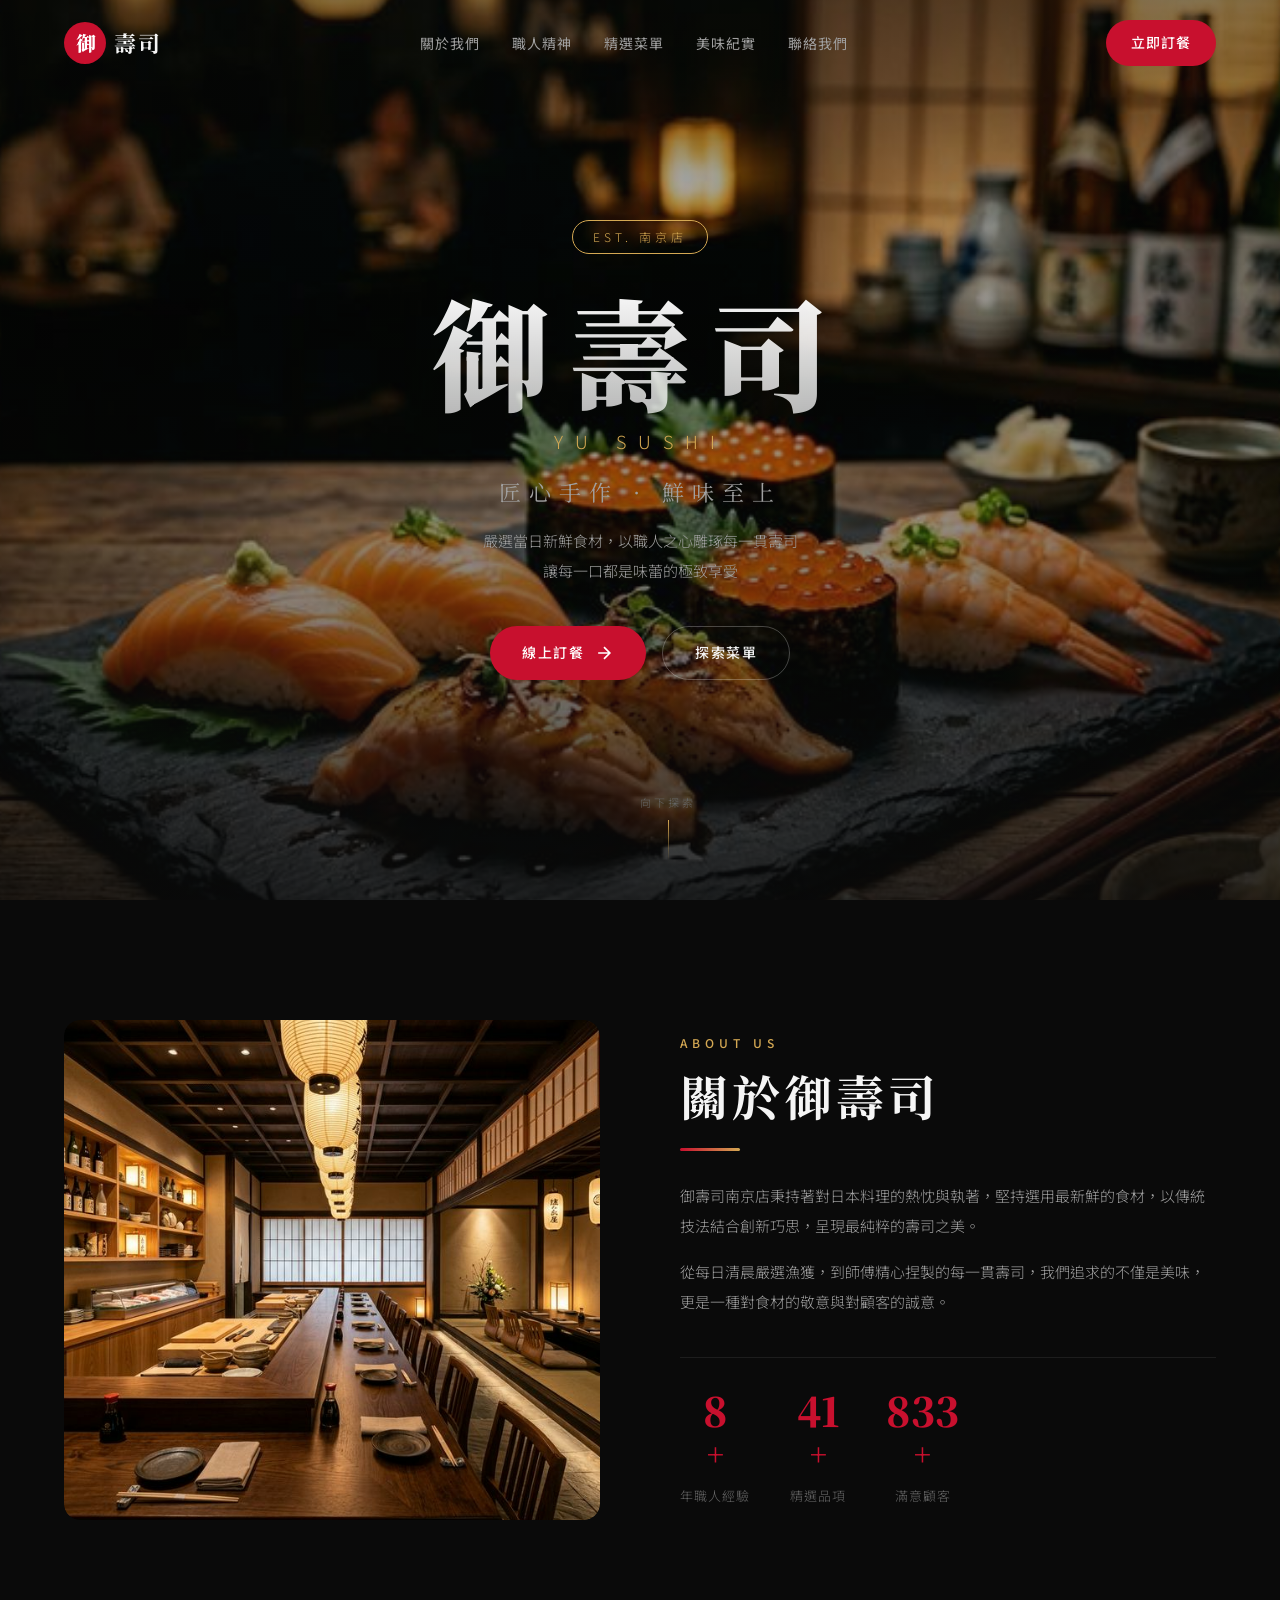
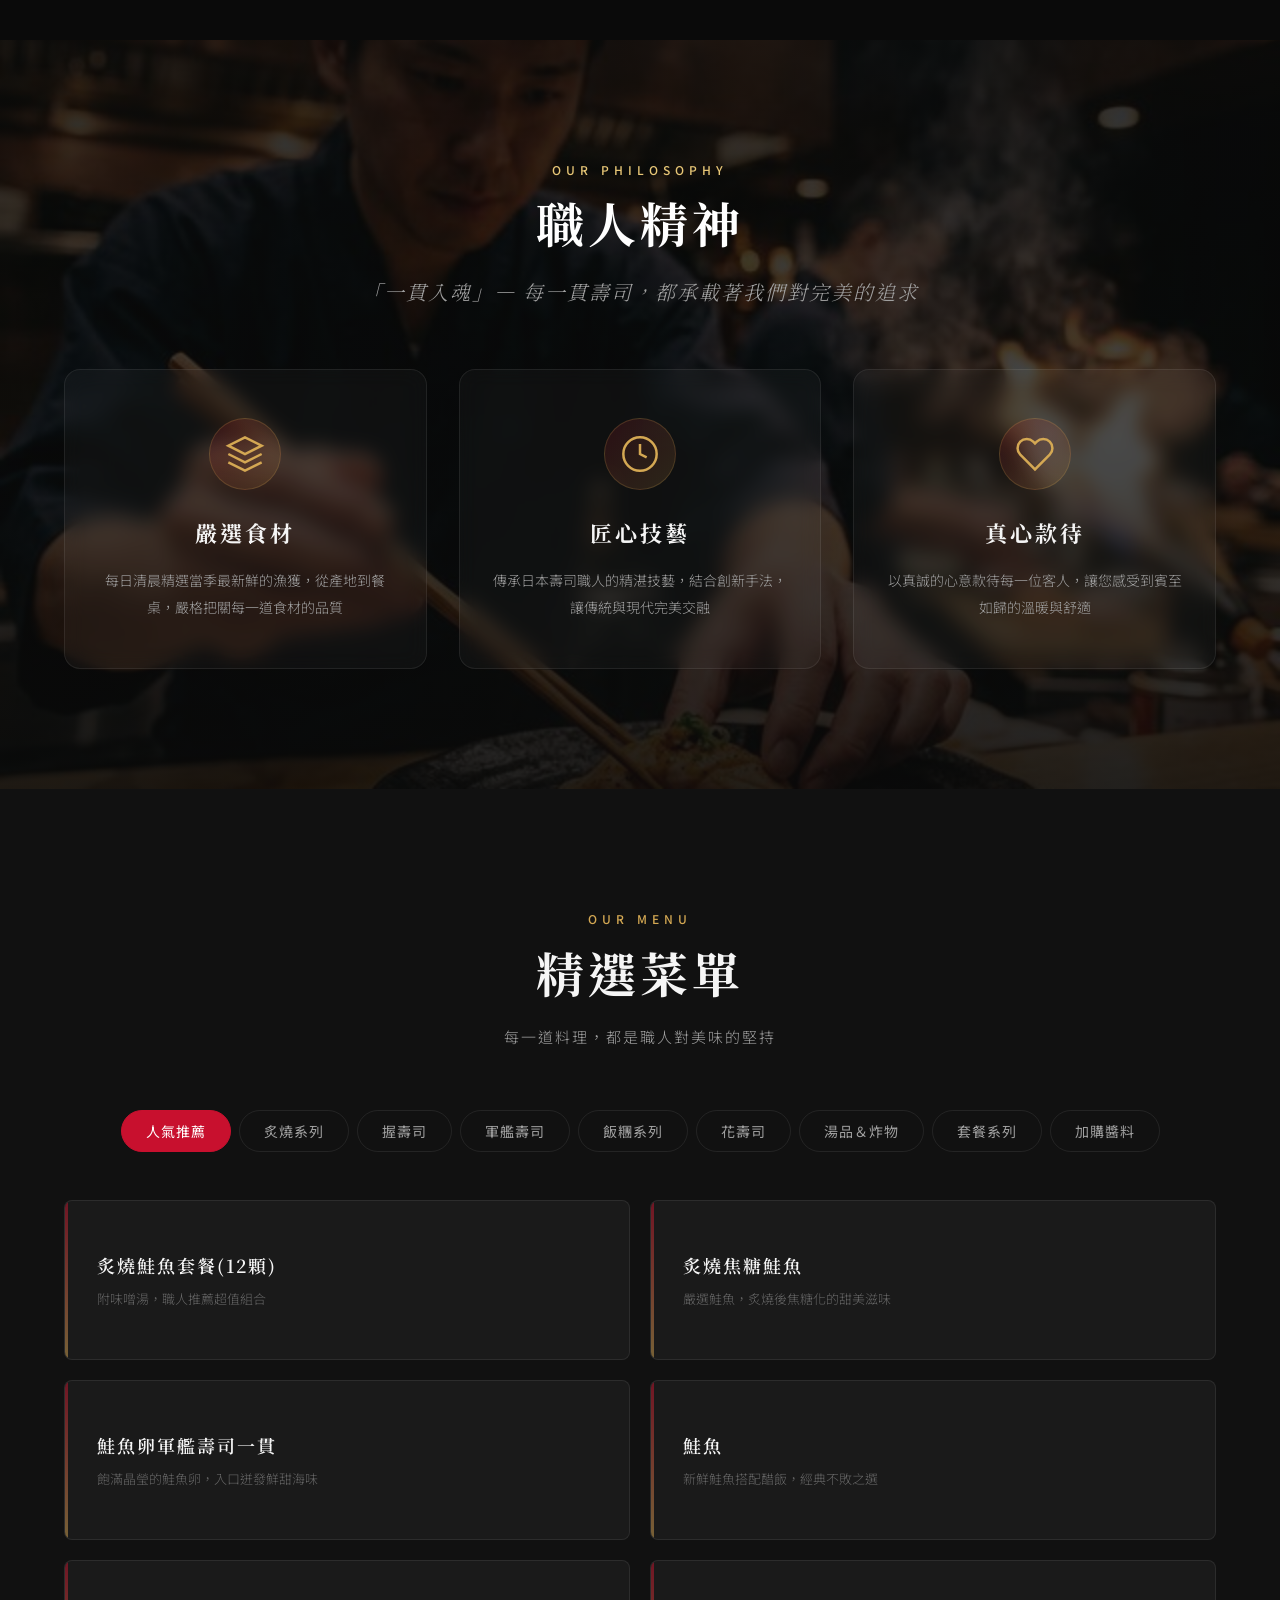
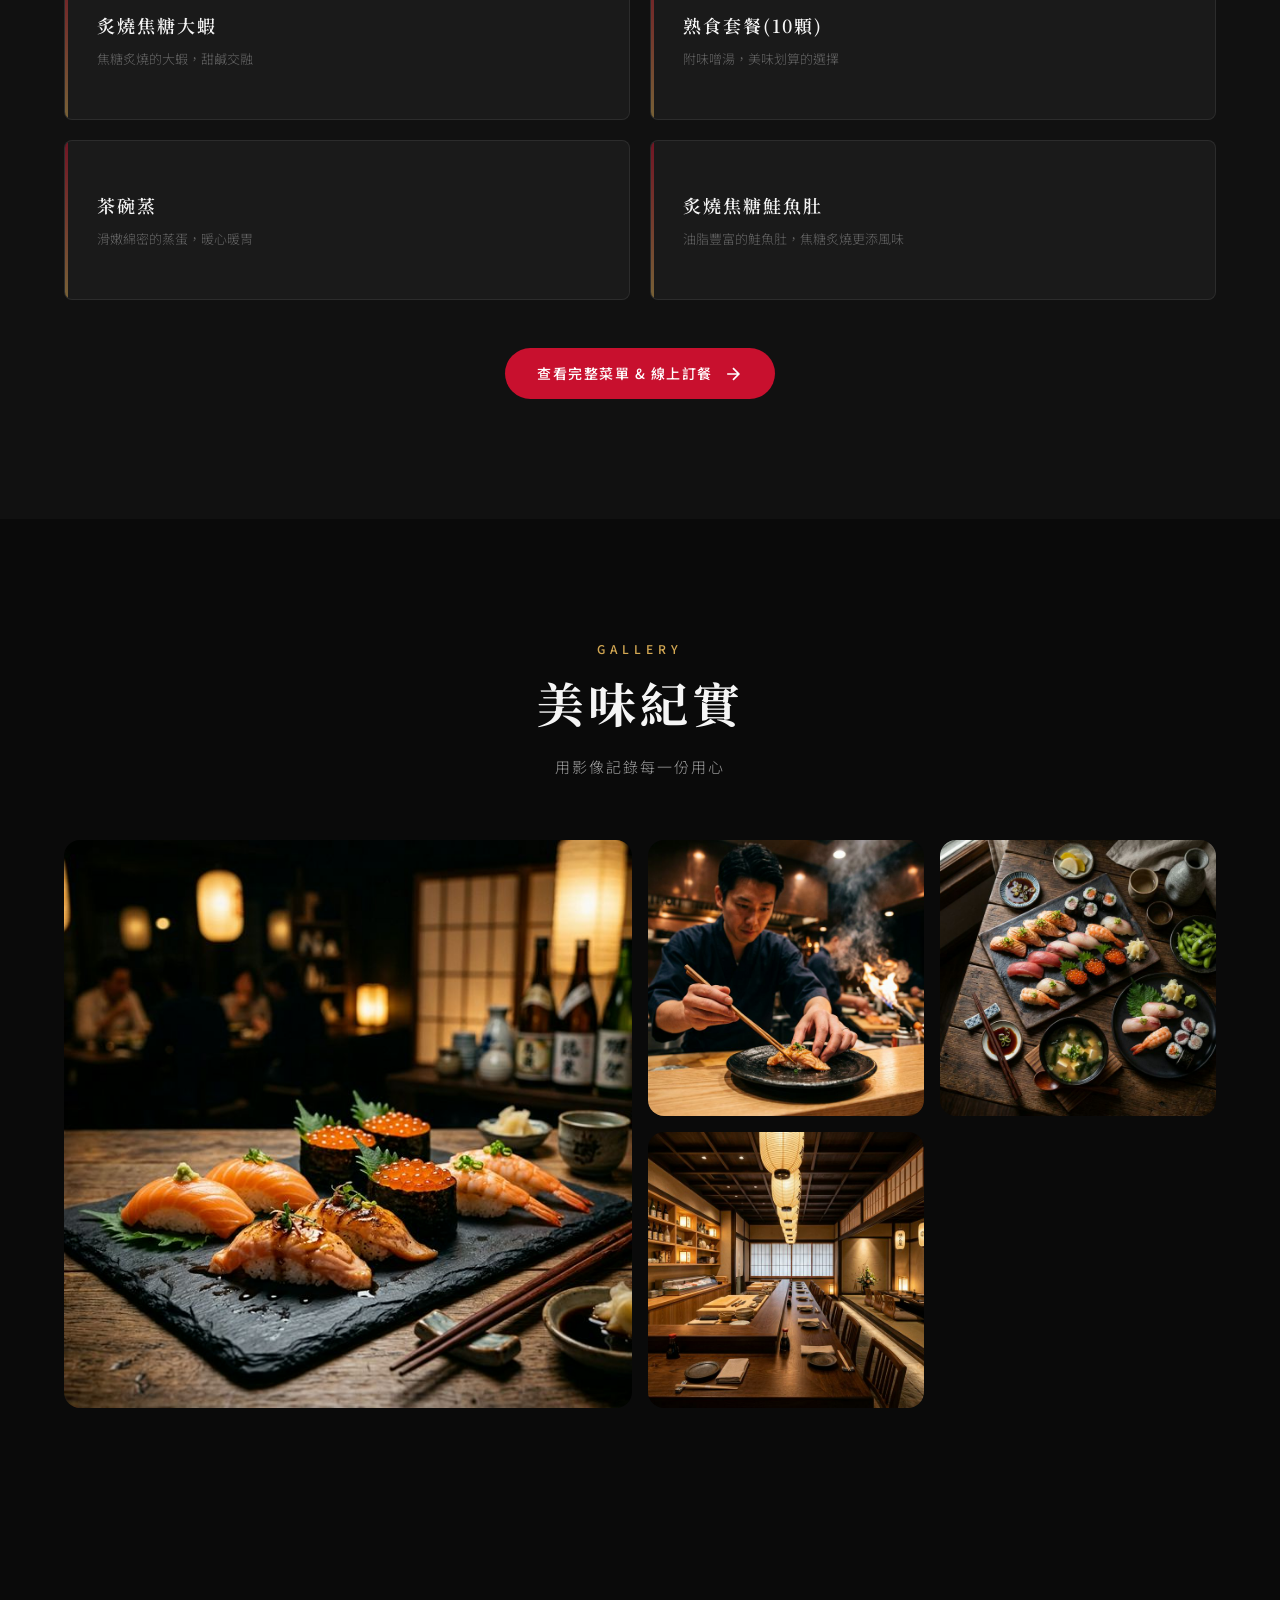
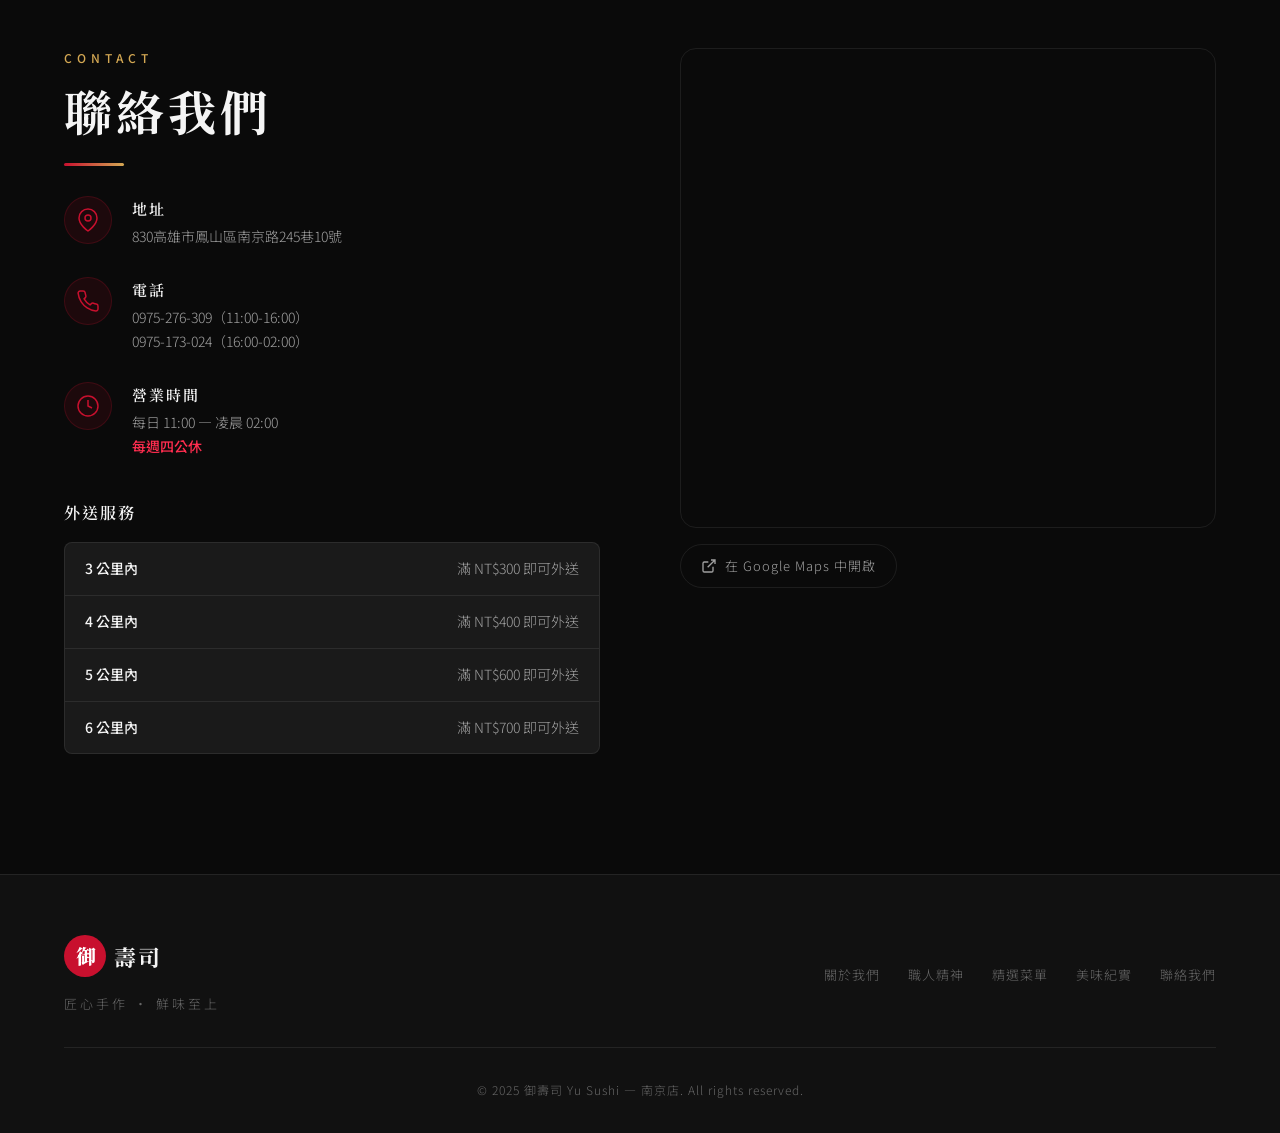
<file: index_v2.html>
<!DOCTYPE html>
<html lang="zh-Hant">
<head>
    <meta charset="UTF-8">
    <meta name="viewport" content="width=device-width, initial-scale=1.0">
    <title>御壽司 Yu Sushi｜南京店 — 匠心手作壽司</title>
    <meta name="description" content="御壽司南京店 — 嚴選新鮮食材，匠心手作每一貫壽司。炙燒系列、握壽司、軍艦壽司，感受最純粹的日式美味。">
    <link rel="preconnect" href="https://fonts.googleapis.com">
    <link rel="preconnect" href="https://fonts.gstatic.com" crossorigin>
    <link href="https://fonts.googleapis.com/css2?family=Noto+Serif+TC:wght@400;600;700;900&family=Noto+Sans+TC:wght@300;400;500;700&display=swap" rel="stylesheet">
    <link rel="stylesheet" href="index_v2.css">
</head>
<body>
    <!-- Navigation -->
    <nav id="navbar" class="navbar">
        <div class="nav-container">
            <a href="#hero" class="nav-logo">
                <span class="logo-icon">御</span>
                <span class="logo-text">壽司</span>
            </a>
            <ul class="nav-links">
                <li><a href="#about" data-section="about">關於我們</a></li>
                <li><a href="#philosophy" data-section="philosophy">職人精神</a></li>
                <li><a href="#menu" data-section="menu">精選菜單</a></li>
                <li><a href="#gallery" data-section="gallery">美味紀實</a></li>
                <li><a href="#contact" data-section="contact">聯絡我們</a></li>
            </ul>
            <a href="https://shop.ichefpos.com/store/tHs8E6WV/ordering" target="_blank" class="nav-cta">立即訂餐</a>
            <button class="nav-toggle" id="nav-toggle" aria-label="Toggle menu">
                <span></span><span></span><span></span>
            </button>
        </div>
    </nav>

    <!-- Mobile Menu -->
    <div class="mobile-menu" id="mobile-menu">
        <ul class="mobile-nav-links">
            <li><a href="#about">關於我們</a></li>
            <li><a href="#philosophy">職人精神</a></li>
            <li><a href="#menu">精選菜單</a></li>
            <li><a href="#gallery">美味紀實</a></li>
            <li><a href="#contact">聯絡我們</a></li>
            <li><a href="https://shop.ichefpos.com/store/tHs8E6WV/ordering" target="_blank" class="mobile-cta">立即訂餐</a></li>
        </ul>
    </div>

    <!-- Hero Section -->
    <section id="hero" class="hero">
        <div class="hero-bg">
            <img src="images/hero_sushi.png" alt="御壽司精選壽司拼盤" loading="eager">
            <div class="hero-overlay"></div>
        </div>
        <div class="hero-content">
            <div class="hero-badge">EST. 南京店</div>
            <h1 class="hero-title">
                <span class="hero-kanji">御壽司</span>
                <span class="hero-subtitle-en">Yu Sushi</span>
            </h1>
            <p class="hero-tagline">匠心手作 · 鮮味至上</p>
            <p class="hero-desc">嚴選當日新鮮食材，以職人之心雕琢每一貫壽司<br>讓每一口都是味蕾的極致享受</p>
            <div class="hero-actions">
                <a href="https://shop.ichefpos.com/store/tHs8E6WV/ordering" target="_blank" class="btn btn-primary">
                    <span>線上訂餐</span>
                    <svg width="20" height="20" viewBox="0 0 24 24" fill="none" stroke="currentColor" stroke-width="2"><path d="M5 12h14M12 5l7 7-7 7"/></svg>
                </a>
                <a href="#menu" class="btn btn-outline">探索菜單</a>
            </div>
        </div>
        <div class="hero-scroll">
            <span>向下探索</span>
            <div class="scroll-line"></div>
        </div>
    </section>

    <!-- About Section -->
    <section id="about" class="about section">
        <div class="container">
            <div class="about-grid">
                <div class="about-image reveal-left">
                    <img src="images/restaurant_interior.png" alt="御壽司店內環境" loading="lazy">
                    <div class="about-image-accent"></div>
                </div>
                <div class="about-content reveal-right">
                    <span class="section-label">About Us</span>
                    <h2 class="section-title">關於御壽司</h2>
                    <div class="about-divider"></div>
                    <p>御壽司南京店秉持著對日本料理的熱忱與執著，堅持選用最新鮮的食材，以傳統技法結合創新巧思，呈現最純粹的壽司之美。</p>
                    <p>從每日清晨嚴選漁獲，到師傅精心捏製的每一貫壽司，我們追求的不僅是美味，更是一種對食材的敬意與對顧客的誠意。</p>
                    <div class="about-stats">
                        <div class="stat">
                            <span class="stat-number" data-count="10">0</span><span class="stat-plus">+</span>
                            <span class="stat-label">年職人經驗</span>
                        </div>
                        <div class="stat">
                            <span class="stat-number" data-count="50">0</span><span class="stat-plus">+</span>
                            <span class="stat-label">精選品項</span>
                        </div>
                        <div class="stat">
                            <span class="stat-number" data-count="1000">0</span><span class="stat-plus">+</span>
                            <span class="stat-label">滿意顧客</span>
                        </div>
                    </div>
                </div>
            </div>
        </div>
    </section>

    <!-- Philosophy Section -->
    <section id="philosophy" class="philosophy section">
        <div class="philosophy-bg">
            <img src="images/chef_craft.png" alt="職人手作壽司" loading="lazy">
            <div class="philosophy-overlay"></div>
        </div>
        <div class="container">
            <div class="philosophy-content">
                <span class="section-label light">Our Philosophy</span>
                <h2 class="section-title light">職人精神</h2>
                <p class="philosophy-quote">「一貫入魂」— 每一貫壽司，都承載著我們對完美的追求</p>
                <div class="philosophy-cards">
                    <div class="phil-card reveal-up">
                        <div class="phil-icon">
                            <svg width="40" height="40" viewBox="0 0 24 24" fill="none" stroke="currentColor" stroke-width="1.5"><path d="M12 2L2 7l10 5 10-5-10-5zM2 17l10 5 10-5M2 12l10 5 10-5"/></svg>
                        </div>
                        <h3>嚴選食材</h3>
                        <p>每日清晨精選當季最新鮮的漁獲，從產地到餐桌，嚴格把關每一道食材的品質</p>
                    </div>
                    <div class="phil-card reveal-up" style="animation-delay: 0.2s">
                        <div class="phil-icon">
                            <svg width="40" height="40" viewBox="0 0 24 24" fill="none" stroke="currentColor" stroke-width="1.5"><circle cx="12" cy="12" r="10"/><path d="M12 6v6l4 2"/></svg>
                        </div>
                        <h3>匠心技藝</h3>
                        <p>傳承日本壽司職人的精湛技藝，結合創新手法，讓傳統與現代完美交融</p>
                    </div>
                    <div class="phil-card reveal-up" style="animation-delay: 0.4s">
                        <div class="phil-icon">
                            <svg width="40" height="40" viewBox="0 0 24 24" fill="none" stroke="currentColor" stroke-width="1.5"><path d="M20.84 4.61a5.5 5.5 0 0 0-7.78 0L12 5.67l-1.06-1.06a5.5 5.5 0 0 0-7.78 7.78l1.06 1.06L12 21.23l7.78-7.78 1.06-1.06a5.5 5.5 0 0 0 0-7.78z"/></svg>
                        </div>
                        <h3>真心款待</h3>
                        <p>以真誠的心意款待每一位客人，讓您感受到賓至如歸的溫暖與舒適</p>
                    </div>
                </div>
            </div>
        </div>
    </section>

    <!-- Menu Section -->
    <section id="menu" class="menu section">
        <div class="container">
            <span class="section-label center">Our Menu</span>
            <h2 class="section-title center">精選菜單</h2>
            <p class="section-subtitle">每一道料理，都是職人對美味的堅持</p>
            
            <div class="menu-tabs">
                <button class="menu-tab active" data-category="popular">人氣推薦</button>
                <button class="menu-tab" data-category="seared">炙燒系列</button>
                <button class="menu-tab" data-category="nigiri">握壽司</button>
                <button class="menu-tab" data-category="gunkan">軍艦壽司</button>
                <button class="menu-tab" data-category="riceball">飯糰系列</button>
                <button class="menu-tab" data-category="maki">花壽司</button>
                <button class="menu-tab" data-category="soup">湯品＆炸物</button>
                <button class="menu-tab" data-category="sets">套餐系列</button>
                <button class="menu-tab" data-category="sauce">加購醬料</button>
            </div>

            <div class="menu-grid" id="menu-grid">

                <!-- ======= 人氣推薦 (Popular) ======= -->
                <div class="menu-item" data-category="popular">
                    <div class="menu-item-content">
                        <h3>炙燒鮭魚套餐(12顆)</h3>
                        <p class="menu-item-desc">附味噌湯，職人推薦超值組合</p>
                        <span class="menu-price">NT$300</span>
                    </div>
                </div>
                <div class="menu-item" data-category="popular">
                    <div class="menu-item-content">
                        <h3>炙燒焦糖鮭魚</h3>
                        <p class="menu-item-desc">嚴選鮭魚，炙燒後焦糖化的甜美滋味</p>
                        <span class="menu-price">NT$25</span>
                    </div>
                </div>
                <div class="menu-item" data-category="popular">
                    <div class="menu-item-content">
                        <h3>鮭魚卵軍艦壽司一貫</h3>
                        <p class="menu-item-desc">飽滿晶瑩的鮭魚卵，入口迸發鮮甜海味</p>
                        <span class="menu-price">NT$40</span>
                    </div>
                </div>
                <div class="menu-item" data-category="popular">
                    <div class="menu-item-content">
                        <h3>鮭魚</h3>
                        <p class="menu-item-desc">新鮮鮭魚搭配醋飯，經典不敗之選</p>
                        <span class="menu-price">NT$25</span>
                    </div>
                </div>
                <div class="menu-item" data-category="popular">
                    <div class="menu-item-content">
                        <h3>炙燒焦糖大蝦</h3>
                        <p class="menu-item-desc">焦糖炙燒的大蝦，甜鹹交融</p>
                        <span class="menu-price">NT$25</span>
                    </div>
                </div>
                <div class="menu-item" data-category="popular">
                    <div class="menu-item-content">
                        <h3>熟食套餐(10顆)</h3>
                        <p class="menu-item-desc">附味噌湯，美味划算的選擇</p>
                        <span class="menu-price">NT$210</span>
                    </div>
                </div>
                <div class="menu-item" data-category="popular">
                    <div class="menu-item-content">
                        <h3>茶碗蒸</h3>
                        <p class="menu-item-desc">滑嫩綿密的蒸蛋，暖心暖胃</p>
                        <span class="menu-price">NT$40</span>
                    </div>
                </div>
                <div class="menu-item" data-category="popular">
                    <div class="menu-item-content">
                        <h3>炙燒焦糖鮭魚肚</h3>
                        <p class="menu-item-desc">油脂豐富的鮭魚肚，焦糖炙燒更添風味</p>
                        <span class="menu-price">NT$25</span>
                    </div>
                </div>

                <!-- ======= 炙燒系列 (Seared) ======= -->
                <!-- 鮭魚肚系列 -->
                <div class="menu-item" data-category="seared">
                    <div class="menu-item-content">
                        <h3>醬燒鮭魚肚</h3>
                        <p class="menu-item-desc">濃郁醬香搭配肥美鮭魚肚</p>
                        <span class="menu-price">NT$25</span>
                    </div>
                </div>
                <div class="menu-item" data-category="seared">
                    <div class="menu-item-content">
                        <h3>炙燒鮭魚肚</h3>
                        <p class="menu-item-desc">炙燒油脂豐富的鮭魚肚，香氣四溢</p>
                        <span class="menu-price">NT$25</span>
                    </div>
                </div>
                <div class="menu-item" data-category="seared">
                    <div class="menu-item-content">
                        <h3>炙燒蒜味鮭魚肚</h3>
                        <p class="menu-item-desc">蒜香與炙燒的完美結合</p>
                        <span class="menu-price">NT$25</span>
                    </div>
                </div>
                <div class="menu-item" data-category="seared">
                    <div class="menu-item-content">
                        <h3>炙燒起司鮭魚肚</h3>
                        <p class="menu-item-desc">濃郁起司搭配肥美鮭魚肚</p>
                        <span class="menu-price">NT$25</span>
                    </div>
                </div>
                <div class="menu-item" data-category="seared">
                    <div class="menu-item-content">
                        <h3>炙燒焦糖鮭魚肚</h3>
                        <p class="menu-item-desc">焦糖炙燒帶出鮭魚肚甜美層次</p>
                        <span class="menu-price">NT$25</span>
                    </div>
                </div>
                <!-- 大蝦系列 -->
                <div class="menu-item" data-category="seared">
                    <div class="menu-item-content">
                        <h3>醬燒大蝦</h3>
                        <p class="menu-item-desc">醬香大蝦，鮮甜彈牙</p>
                        <span class="menu-price">NT$25</span>
                    </div>
                </div>
                <div class="menu-item" data-category="seared">
                    <div class="menu-item-content">
                        <h3>炙燒起司大蝦</h3>
                        <p class="menu-item-desc">起司與大蝦的絕妙搭配</p>
                        <span class="menu-price">NT$25</span>
                    </div>
                </div>
                <div class="menu-item" data-category="seared">
                    <div class="menu-item-content">
                        <h3>炙燒蒜味大蝦</h3>
                        <p class="menu-item-desc">蒜香炙燒大蝦，風味獨特</p>
                        <span class="menu-price">NT$25</span>
                    </div>
                </div>
                <div class="menu-item" data-category="seared">
                    <div class="menu-item-content">
                        <h3>炙燒焦糖大蝦</h3>
                        <p class="menu-item-desc">焦糖炙燒的大蝦，甜鹹交融</p>
                        <span class="menu-price">NT$25</span>
                    </div>
                </div>
                <!-- 鮭魚系列 -->
                <div class="menu-item" data-category="seared">
                    <div class="menu-item-content">
                        <h3>醬燒鮭魚</h3>
                        <p class="menu-item-desc">醬汁燒烤鮭魚，濃郁可口</p>
                        <span class="menu-price">NT$25</span>
                    </div>
                </div>
                <div class="menu-item" data-category="seared">
                    <div class="menu-item-content">
                        <h3>炙燒起司鮭魚</h3>
                        <p class="menu-item-desc">起司與鮭魚的經典組合</p>
                        <span class="menu-price">NT$25</span>
                    </div>
                </div>
                <div class="menu-item" data-category="seared">
                    <div class="menu-item-content">
                        <h3>炙燒蒜味鮭魚</h3>
                        <p class="menu-item-desc">蒜香炙燒鮭魚，香氣逼人</p>
                        <span class="menu-price">NT$25</span>
                    </div>
                </div>
                <div class="menu-item" data-category="seared">
                    <div class="menu-item-content">
                        <h3>炙燒焦糖鮭魚</h3>
                        <p class="menu-item-desc">焦糖化表面帶出鮭魚的甜美層次</p>
                        <span class="menu-price">NT$25</span>
                    </div>
                </div>
                <!-- 其他炙燒 -->
                <div class="menu-item" data-category="seared">
                    <div class="menu-item-content">
                        <h3>炙燒生食級干貝</h3>
                        <p class="menu-item-desc">頂級干貝，炙燒後鮮甜更上層樓</p>
                        <span class="menu-price">NT$45</span>
                    </div>
                </div>
                <div class="menu-item" data-category="seared">
                    <div class="menu-item-content">
                        <h3>鹽烤鮮蝦</h3>
                        <p class="menu-item-desc">簡單鹽烤，保留鮮蝦原始鮮甜</p>
                        <span class="menu-price">NT$45</span>
                    </div>
                </div>
                <div class="menu-item" data-category="seared">
                    <div class="menu-item-content">
                        <h3>炙燒比目魚</h3>
                        <p class="menu-item-desc">炙燒比目魚，油脂細膩入口即化</p>
                        <span class="menu-price">NT$60</span>
                    </div>
                </div>
                <div class="menu-item" data-category="seared">
                    <div class="menu-item-content">
                        <h3>炙燒牛肉捲</h3>
                        <p class="menu-item-desc">香嫩牛肉搭配壽司飯，炙燒風味</p>
                        <span class="menu-price">NT$40</span>
                    </div>
                </div>
                <div class="menu-item" data-category="seared">
                    <div class="menu-item-content">
                        <h3>炙燒起司鮑魚</h3>
                        <p class="menu-item-desc">鮑魚搭配起司炙燒，奢華享受</p>
                        <span class="menu-price">NT$25</span>
                    </div>
                </div>
                <div class="menu-item" data-category="seared">
                    <div class="menu-item-content">
                        <h3>炙燒起司玉子</h3>
                        <p class="menu-item-desc">玉子燒搭配起司，甘甜濃郁</p>
                        <span class="menu-price">NT$30</span>
                    </div>
                </div>
                <!-- 豬肉捲系列 -->
                <div class="menu-item" data-category="seared">
                    <div class="menu-item-content">
                        <h3>起司豬肉捲</h3>
                        <p class="menu-item-desc">起司包裹豬肉捲，香濃可口</p>
                        <span class="menu-price">NT$35</span>
                    </div>
                </div>
                <div class="menu-item" data-category="seared">
                    <div class="menu-item-content">
                        <h3>醬燒豬肉捲</h3>
                        <p class="menu-item-desc">醬汁燒烤豬肉捲，鹹香開胃</p>
                        <span class="menu-price">NT$35</span>
                    </div>
                </div>
                <div class="menu-item" data-category="seared">
                    <div class="menu-item-content">
                        <h3>蒜味豬肉捲</h3>
                        <p class="menu-item-desc">蒜香豬肉捲，風味十足</p>
                        <span class="menu-price">NT$35</span>
                    </div>
                </div>
                <div class="menu-item" data-category="seared">
                    <div class="menu-item-content">
                        <h3>炙燒泡菜牛肉捲（微辣）</h3>
                        <p class="menu-item-desc">泡菜與牛肉的韓日融合，微辣開胃</p>
                        <span class="menu-price">NT$45</span>
                    </div>
                </div>
                <div class="menu-item" data-category="seared">
                    <div class="menu-item-content">
                        <h3>炙燒起司泡菜豬肉捲（微辣）</h3>
                        <p class="menu-item-desc">起司泡菜豬肉捲，多重滋味</p>
                        <span class="menu-price">NT$40</span>
                    </div>
                </div>
                <div class="menu-item" data-category="seared">
                    <div class="menu-item-content">
                        <h3>炙燒醬燒泡菜豬肉捲（微辣）</h3>
                        <p class="menu-item-desc">醬燒泡菜豬肉捲，鹹辣交融</p>
                        <span class="menu-price">NT$40</span>
                    </div>
                </div>
                <div class="menu-item" data-category="seared">
                    <div class="menu-item-content">
                        <h3>炙燒蒜味泡菜豬肉捲（微辣）</h3>
                        <p class="menu-item-desc">蒜味泡菜豬肉捲，風味獨特</p>
                        <span class="menu-price">NT$40</span>
                    </div>
                </div>

                <!-- ======= 握壽司 (Nigiri) ======= -->
                <div class="menu-item" data-category="nigiri">
                    <div class="menu-item-content">
                        <h3>鮭魚</h3>
                        <p class="menu-item-desc">新鮮鮭魚搭配醋飯，經典不敗之選</p>
                        <span class="menu-price">NT$25</span>
                    </div>
                </div>
                <div class="menu-item" data-category="nigiri">
                    <div class="menu-item-content">
                        <h3>鮭魚肚</h3>
                        <p class="menu-item-desc">油脂豐富的鮭魚肚，入口即化</p>
                        <span class="menu-price">NT$25</span>
                    </div>
                </div>
                <div class="menu-item" data-category="nigiri">
                    <div class="menu-item-content">
                        <h3>鮮蝦壽司</h3>
                        <p class="menu-item-desc">鮮甜彈牙的蝦肉，口感豐富</p>
                        <span class="menu-price">NT$45</span>
                    </div>
                </div>
                <div class="menu-item" data-category="nigiri">
                    <div class="menu-item-content">
                        <h3>生食級干貝</h3>
                        <p class="menu-item-desc">頂級生食干貝，鮮甜無比</p>
                        <span class="menu-price">NT$45</span>
                    </div>
                </div>
                <div class="menu-item" data-category="nigiri">
                    <div class="menu-item-content">
                        <h3>玉子</h3>
                        <p class="menu-item-desc">手作玉子燒，甘甜柔嫩的經典美味</p>
                        <span class="menu-price">NT$20</span>
                    </div>
                </div>
                <div class="menu-item" data-category="nigiri">
                    <div class="menu-item-content">
                        <h3>大蝦</h3>
                        <p class="menu-item-desc">碩大飽滿的蝦身，鮮美可口</p>
                        <span class="menu-price">NT$20</span>
                    </div>
                </div>
                <div class="menu-item" data-category="nigiri">
                    <div class="menu-item-content">
                        <h3>章魚握壽司</h3>
                        <p class="menu-item-desc">Q彈章魚搭配醋飯</p>
                        <span class="menu-price">NT$20</span>
                    </div>
                </div>
                <div class="menu-item" data-category="nigiri">
                    <div class="menu-item-content">
                        <h3>炸蝦壽司</h3>
                        <p class="menu-item-desc">酥脆炸蝦搭配醋飯，外酥內嫩</p>
                        <span class="menu-price">NT$45</span>
                    </div>
                </div>
                <div class="menu-item" data-category="nigiri">
                    <div class="menu-item-content">
                        <h3>豆皮握壽司兩貫</h3>
                        <p class="menu-item-desc">甜潤豆皮包裹醋飯，經典日式</p>
                        <span class="menu-price">NT$25</span>
                    </div>
                </div>
                <div class="menu-item" data-category="nigiri">
                    <div class="menu-item-content">
                        <h3>秋刀魚握壽司兩貫</h3>
                        <p class="menu-item-desc">秋刀魚壽司，鮮美油潤</p>
                        <span class="menu-price">NT$25</span>
                    </div>
                </div>
                <div class="menu-item" data-category="nigiri">
                    <div class="menu-item-content">
                        <h3>松葉蟹握壽司兩貫</h3>
                        <p class="menu-item-desc">松葉蟹肉，清甜細緻</p>
                        <span class="menu-price">NT$25</span>
                    </div>
                </div>
                <div class="menu-item" data-category="nigiri">
                    <div class="menu-item-content">
                        <h3>花枝兩貫</h3>
                        <p class="menu-item-desc">鮮甜花枝，Q彈口感</p>
                        <span class="menu-price">NT$45</span>
                    </div>
                </div>
                <div class="menu-item" data-category="nigiri">
                    <div class="menu-item-content">
                        <h3>煙燻鮭魚握壽司兩貫</h3>
                        <p class="menu-item-desc">煙燻風味鮭魚，獨特迷人</p>
                        <span class="menu-price">NT$45</span>
                    </div>
                </div>
                <div class="menu-item" data-category="nigiri">
                    <div class="menu-item-content">
                        <h3>櫻桃鴨握壽司</h3>
                        <p class="menu-item-desc">櫻桃鴨肉搭配醋飯，創新風味</p>
                        <span class="menu-price">NT$30</span>
                    </div>
                </div>

                <!-- ======= 軍艦壽司 (Gunkan) ======= -->
                <div class="menu-item" data-category="gunkan">
                    <div class="menu-item-content">
                        <h3>鮭魚卵軍艦壽司一貫</h3>
                        <p class="menu-item-desc">晶瑩剔透的鮭魚卵，滿滿鮮味</p>
                        <span class="menu-price">NT$40</span>
                    </div>
                </div>
                <div class="menu-item" data-category="gunkan">
                    <div class="menu-item-content">
                        <h3>醬燒牛肉軍艦壽司一貫</h3>
                        <p class="menu-item-desc">醬燒牛肉搭配軍艦壽司，鹹香美味</p>
                        <span class="menu-price">NT$25</span>
                    </div>
                </div>
                <div class="menu-item" data-category="gunkan">
                    <div class="menu-item-content">
                        <h3>泡菜軍艦壽司一貫（微辣）</h3>
                        <p class="menu-item-desc">韓式泡菜搭配軍艦壽司，清爽微辣</p>
                        <span class="menu-price">NT$20</span>
                    </div>
                </div>
                <div class="menu-item" data-category="gunkan">
                    <div class="menu-item-content">
                        <h3>蝦卵軍艦兩貫</h3>
                        <p class="menu-item-desc">細緻蝦卵，鮮美可口</p>
                        <span class="menu-price">NT$30</span>
                    </div>
                </div>
                <div class="menu-item" data-category="gunkan">
                    <div class="menu-item-content">
                        <h3>魚卵沙拉軍艦兩貫</h3>
                        <p class="menu-item-desc">魚卵沙拉，清爽鮮甜</p>
                        <span class="menu-price">NT$30</span>
                    </div>
                </div>
                <div class="menu-item" data-category="gunkan">
                    <div class="menu-item-content">
                        <h3>龍蝦沙拉軍艦兩貫</h3>
                        <p class="menu-item-desc">龍蝦沙拉，奢華享受</p>
                        <span class="menu-price">NT$30</span>
                    </div>
                </div>
                <div class="menu-item" data-category="gunkan">
                    <div class="menu-item-content">
                        <h3>鮪魚沙拉軍艦兩貫</h3>
                        <p class="menu-item-desc">鮪魚沙拉，經典美味</p>
                        <span class="menu-price">NT$30</span>
                    </div>
                </div>
                <div class="menu-item" data-category="gunkan">
                    <div class="menu-item-content">
                        <h3>鮑魚沙拉軍艦兩貫</h3>
                        <p class="menu-item-desc">鮑魚沙拉，鮮嫩爽口</p>
                        <span class="menu-price">NT$30</span>
                    </div>
                </div>
                <div class="menu-item" data-category="gunkan">
                    <div class="menu-item-content">
                        <h3>鰹魚櫻花蝦軍艦兩貫</h3>
                        <p class="menu-item-desc">鰹魚與櫻花蝦，雙重海味</p>
                        <span class="menu-price">NT$30</span>
                    </div>
                </div>
                <div class="menu-item" data-category="gunkan">
                    <div class="menu-item-content">
                        <h3>海瓜子軍艦兩貫</h3>
                        <p class="menu-item-desc">海瓜子鮮味，清甜可口</p>
                        <span class="menu-price">NT$30</span>
                    </div>
                </div>
                <div class="menu-item" data-category="gunkan">
                    <div class="menu-item-content">
                        <h3>干貝唇軍艦兩貫</h3>
                        <p class="menu-item-desc">干貝唇口感獨特，鮮美彈牙</p>
                        <span class="menu-price">NT$30</span>
                    </div>
                </div>
                <div class="menu-item" data-category="gunkan">
                    <div class="menu-item-content">
                        <h3>味付干貝軍艦兩貫</h3>
                        <p class="menu-item-desc">調味干貝，鮮甜入味</p>
                        <span class="menu-price">NT$30</span>
                    </div>
                </div>
                <div class="menu-item" data-category="gunkan">
                    <div class="menu-item-content">
                        <h3>辣味螺肉軍艦兩貫</h3>
                        <p class="menu-item-desc">辣味螺肉，爽脆帶勁</p>
                        <span class="menu-price">NT$30</span>
                    </div>
                </div>
                <div class="menu-item" data-category="gunkan">
                    <div class="menu-item-content">
                        <h3>玉絲軍艦兩貫</h3>
                        <p class="menu-item-desc">玉絲軍艦，清爽滑順</p>
                        <span class="menu-price">NT$30</span>
                    </div>
                </div>
                <div class="menu-item" data-category="gunkan">
                    <div class="menu-item-content">
                        <h3>玉米軍艦兩貫</h3>
                        <p class="menu-item-desc">清甜玉米，小朋友最愛</p>
                        <span class="menu-price">NT$30</span>
                    </div>
                </div>
                <div class="menu-item" data-category="gunkan">
                    <div class="menu-item-content">
                        <h3>海帶絲軍艦兩貫</h3>
                        <p class="menu-item-desc">爽脆海帶絲，清爽開胃</p>
                        <span class="menu-price">NT$30</span>
                    </div>
                </div>
                <div class="menu-item" data-category="gunkan">
                    <div class="menu-item-content">
                        <h3>肉鬆軍艦兩貫</h3>
                        <p class="menu-item-desc">鬆軟肉鬆，經典台式風味</p>
                        <span class="menu-price">NT$30</span>
                    </div>
                </div>

                <!-- ======= 飯糰系列 (Rice Ball) ======= -->
                <div class="menu-item" data-category="riceball">
                    <div class="menu-item-content">
                        <h3>肉鬆飯糰</h3>
                        <p class="menu-item-desc">經典肉鬆飯糰，鬆軟美味</p>
                        <span class="menu-price">NT$35</span>
                    </div>
                </div>
                <div class="menu-item" data-category="riceball">
                    <div class="menu-item-content">
                        <h3>鮪魚沙拉飯糰</h3>
                        <p class="menu-item-desc">鮪魚沙拉內餡，清爽飽足</p>
                        <span class="menu-price">NT$45</span>
                    </div>
                </div>
                <div class="menu-item" data-category="riceball">
                    <div class="menu-item-content">
                        <h3>龍蝦沙拉飯糰</h3>
                        <p class="menu-item-desc">龍蝦沙拉內餡，鮮美豐盛</p>
                        <span class="menu-price">NT$45</span>
                    </div>
                </div>
                <div class="menu-item" data-category="riceball">
                    <div class="menu-item-content">
                        <h3>魚卵沙拉飯糰</h3>
                        <p class="menu-item-desc">魚卵沙拉內餡，口感豐富</p>
                        <span class="menu-price">NT$45</span>
                    </div>
                </div>
                <div class="menu-item" data-category="riceball">
                    <div class="menu-item-content">
                        <h3>炙燒牛肉飯糰</h3>
                        <p class="menu-item-desc">炙燒牛肉包裹飯糰，香嫩多汁</p>
                        <span class="menu-price">NT$55</span>
                    </div>
                </div>
                <div class="menu-item" data-category="riceball">
                    <div class="menu-item-content">
                        <h3>鮭魚卵飯糰</h3>
                        <p class="menu-item-desc">滿滿鮭魚卵，奢華享受</p>
                        <span class="menu-price">NT$65</span>
                    </div>
                </div>

                <!-- ======= 花壽司 (Maki) ======= -->
                <div class="menu-item" data-category="maki">
                    <div class="menu-item-content">
                        <h3>肉鬆細卷</h3>
                        <p class="menu-item-desc">肉鬆細卷，經典入門款</p>
                        <span class="menu-price">NT$45</span>
                    </div>
                </div>
                <div class="menu-item" data-category="maki">
                    <div class="menu-item-content">
                        <h3>鮪魚沙拉細卷</h3>
                        <p class="menu-item-desc">鮪魚沙拉搭配海苔細卷</p>
                        <span class="menu-price">NT$45</span>
                    </div>
                </div>
                <div class="menu-item" data-category="maki">
                    <div class="menu-item-content">
                        <h3>龍蝦沙拉細卷</h3>
                        <p class="menu-item-desc">龍蝦沙拉搭配海苔細卷</p>
                        <span class="menu-price">NT$45</span>
                    </div>
                </div>
                <div class="menu-item" data-category="maki">
                    <div class="menu-item-content">
                        <h3>鮑魚沙拉細卷</h3>
                        <p class="menu-item-desc">鮑魚沙拉搭配海苔細卷</p>
                        <span class="menu-price">NT$45</span>
                    </div>
                </div>
                <div class="menu-item" data-category="maki">
                    <div class="menu-item-content">
                        <h3>魚卵沙拉細卷</h3>
                        <p class="menu-item-desc">魚卵沙拉搭配海苔細卷</p>
                        <span class="menu-price">NT$45</span>
                    </div>
                </div>
                <div class="menu-item" data-category="maki">
                    <div class="menu-item-content">
                        <h3>櫻花蝦捲</h3>
                        <p class="menu-item-desc">香酥櫻花蝦海苔卷</p>
                        <span class="menu-price">NT$45</span>
                    </div>
                </div>

                <!-- ======= 湯品＆炸物 (Soup & Fried) ======= -->
                <div class="menu-item" data-category="soup">
                    <div class="menu-item-content">
                        <h3>味噌湯</h3>
                        <p class="menu-item-desc">經典日式味噌湯，溫暖暖胃</p>
                        <span class="menu-price">NT$35</span>
                    </div>
                </div>
                <div class="menu-item" data-category="soup">
                    <div class="menu-item-content">
                        <h3>茶碗蒸</h3>
                        <p class="menu-item-desc">滑嫩綿密的蒸蛋，暖心暖胃</p>
                        <span class="menu-price">NT$40</span>
                    </div>
                </div>
                <div class="menu-item" data-category="soup">
                    <div class="menu-item-content">
                        <h3>炸蝦(3隻)</h3>
                        <p class="menu-item-desc">酥脆炸蝦三隻，外酥內嫩</p>
                        <span class="menu-price">NT$120</span>
                    </div>
                </div>

                <!-- ======= 套餐系列 (Set Meals) ======= -->
                <div class="menu-item" data-category="sets">
                    <div class="menu-item-content">
                        <h3>軍艦套餐(10顆)</h3>
                        <p class="menu-item-desc">10顆軍艦壽司，附味噌湯</p>
                        <span class="menu-price">NT$150</span>
                    </div>
                </div>
                <div class="menu-item" data-category="sets">
                    <div class="menu-item-content">
                        <h3>握壽司套餐</h3>
                        <p class="menu-item-desc">精選握壽司組合，附味噌湯</p>
                        <span class="menu-price">NT$160</span>
                    </div>
                </div>
                <div class="menu-item" data-category="sets">
                    <div class="menu-item-content">
                        <h3>熟食套餐(10顆)</h3>
                        <p class="menu-item-desc">10顆精選熟食壽司，附味噌湯</p>
                        <span class="menu-price">NT$210</span>
                    </div>
                </div>
                <div class="menu-item" data-category="sets">
                    <div class="menu-item-content">
                        <h3>醬燒豬肉捲套餐(6顆)</h3>
                        <p class="menu-item-desc">6顆醬燒豬肉捲，附味噌湯</p>
                        <span class="menu-price">NT$210</span>
                    </div>
                </div>
                <div class="menu-item" data-category="sets">
                    <div class="menu-item-content">
                        <h3>炙燒牛肉捲套餐(6顆)</h3>
                        <p class="menu-item-desc">6顆炙燒牛肉捲，附味噌湯</p>
                        <span class="menu-price">NT$240</span>
                    </div>
                </div>
                <div class="menu-item" data-category="sets">
                    <div class="menu-item-content">
                        <h3>炙燒鮭魚套餐(12顆)</h3>
                        <p class="menu-item-desc">12顆炙燒鮭魚，附味噌湯</p>
                        <span class="menu-price">NT$300</span>
                    </div>
                </div>
                <div class="menu-item" data-category="sets">
                    <div class="menu-item-content">
                        <h3>炙燒大蝦套餐(12顆)</h3>
                        <p class="menu-item-desc">12顆炙燒大蝦，附味噌湯</p>
                        <span class="menu-price">NT$300</span>
                    </div>
                </div>
                <div class="menu-item" data-category="sets">
                    <div class="menu-item-content">
                        <h3>炙燒鮭魚肚A套餐</h3>
                        <p class="menu-item-desc">鮭魚肚炙燒套餐A組合，附味噌湯</p>
                        <span class="menu-price">NT$300</span>
                    </div>
                </div>
                <div class="menu-item" data-category="sets">
                    <div class="menu-item-content">
                        <h3>炙燒鮭魚肚B套餐</h3>
                        <p class="menu-item-desc">鮭魚肚炙燒套餐B組合，附味噌湯</p>
                        <span class="menu-price">NT$300</span>
                    </div>
                </div>
                <div class="menu-item" data-category="sets">
                    <div class="menu-item-content">
                        <h3>炙燒生食級干貝鮮蝦套餐(各6顆)</h3>
                        <p class="menu-item-desc">干貝與鮮蝦各6顆，附味噌湯</p>
                        <span class="menu-price">NT$540</span>
                    </div>
                </div>

                <!-- ======= 加購醬料 (Sauces) ======= -->
                <div class="menu-item" data-category="sauce">
                    <div class="menu-item-content">
                        <h3>醬料組（醬油×1＋芥末×1）</h3>
                        <p class="menu-item-desc">基本醬料組合</p>
                        <span class="menu-price">NT$5</span>
                    </div>
                </div>
                <div class="menu-item" data-category="sauce">
                    <div class="menu-item-content">
                        <h3>醬油包×2</h3>
                        <p class="menu-item-desc">額外加購醬油</p>
                        <span class="menu-price">NT$5</span>
                    </div>
                </div>
                <div class="menu-item" data-category="sauce">
                    <div class="menu-item-content">
                        <h3>芥末包×2</h3>
                        <p class="menu-item-desc">額外加購芥末</p>
                        <span class="menu-price">NT$5</span>
                    </div>
                </div>
            </div>

            <div class="menu-cta">
                <a href="https://shop.ichefpos.com/store/tHs8E6WV/ordering" target="_blank" class="btn btn-primary">
                    <span>查看完整菜單 & 線上訂餐</span>
                    <svg width="20" height="20" viewBox="0 0 24 24" fill="none" stroke="currentColor" stroke-width="2"><path d="M5 12h14M12 5l7 7-7 7"/></svg>
                </a>
            </div>
        </div>
    </section>

    <!-- Gallery Section -->
    <section id="gallery" class="gallery section">
        <div class="container">
            <span class="section-label center">Gallery</span>
            <h2 class="section-title center">美味紀實</h2>
            <p class="section-subtitle">用影像記錄每一份用心</p>
            <div class="gallery-grid">
                <div class="gallery-item large reveal-up">
                    <img src="images/hero_sushi.png" alt="精選壽司拼盤" loading="lazy">
                    <div class="gallery-caption">
                        <h4>匠心拼盤</h4>
                        <p>職人精選的壽司饗宴</p>
                    </div>
                </div>
                <div class="gallery-item reveal-up" style="animation-delay: 0.1s">
                    <img src="images/chef_craft.png" alt="職人手作" loading="lazy">
                    <div class="gallery-caption">
                        <h4>職人手作</h4>
                        <p>一貫入魂的堅持</p>
                    </div>
                </div>
                <div class="gallery-item reveal-up" style="animation-delay: 0.2s">
                    <img src="images/menu_spread.png" alt="精緻料理" loading="lazy">
                    <div class="gallery-caption">
                        <h4>鮮味盛宴</h4>
                        <p>每一道都是藝術品</p>
                    </div>
                </div>
                <div class="gallery-item reveal-up" style="animation-delay: 0.3s">
                    <img src="images/restaurant_interior.png" alt="店內環境" loading="lazy">
                    <div class="gallery-caption">
                        <h4>雅致空間</h4>
                        <p>沉浸在日式氛圍中</p>
                    </div>
                </div>
            </div>
        </div>
    </section>

    <!-- Contact Section -->
    <section id="contact" class="contact section">
        <div class="container">
            <div class="contact-grid">
                <div class="contact-info reveal-left">
                    <span class="section-label">Contact</span>
                    <h2 class="section-title">聯絡我們</h2>
                    <div class="about-divider"></div>
                    <div class="contact-details">
                        <div class="contact-item">
                            <div class="contact-icon">
                                <svg width="24" height="24" viewBox="0 0 24 24" fill="none" stroke="currentColor" stroke-width="1.5"><path d="M21 10c0 7-9 13-9 13s-9-6-9-13a9 9 0 0118 0z"/><circle cx="12" cy="10" r="3"/></svg>
                            </div>
                            <div>
                                <h4>地址</h4>
                                <p><a href="https://maps.app.goo.gl/sp565jHns74WFVUC9" target="_blank" style="color: var(--color-text-secondary); transition: var(--transition);">830高雄市鳳山區南京路245巷10號</a></p>
                            </div>
                        </div>
                        <div class="contact-item">
                            <div class="contact-icon">
                                <svg width="24" height="24" viewBox="0 0 24 24" fill="none" stroke="currentColor" stroke-width="1.5"><path d="M22 16.92v3a2 2 0 01-2.18 2 19.79 19.79 0 01-8.63-3.07 19.5 19.5 0 01-6-6 19.79 19.79 0 01-3.07-8.67A2 2 0 014.11 2h3a2 2 0 012 1.72 12.84 12.84 0 00.7 2.81 2 2 0 01-.45 2.11L8.09 9.91a16 16 0 006 6l1.27-1.27a2 2 0 012.11-.45 12.84 12.84 0 002.81.7A2 2 0 0122 16.92z"/></svg>
                            </div>
                            <div>
                                <h4>電話</h4>
                                <p>0975-276-309（11:00-16:00）</p>
                                <p>0975-173-024（16:00-02:00）</p>
                            </div>
                        </div>
                        <div class="contact-item">
                            <div class="contact-icon">
                                <svg width="24" height="24" viewBox="0 0 24 24" fill="none" stroke="currentColor" stroke-width="1.5"><circle cx="12" cy="12" r="10"/><path d="M12 6v6l4 2"/></svg>
                            </div>
                            <div>
                                <h4>營業時間</h4>
                                <p>每日 11:00 — 凌晨 02:00</p>
                                <p class="text-accent">每週四公休</p>
                            </div>
                        </div>
                    </div>
                    <div class="contact-order">
                        <h4>外送服務</h4>
                        <div class="delivery-info">
                            <div class="delivery-row"><span>3 公里內</span><span>滿 NT$300 即可外送</span></div>
                            <div class="delivery-row"><span>4 公里內</span><span>滿 NT$400 即可外送</span></div>
                            <div class="delivery-row"><span>5 公里內</span><span>滿 NT$600 即可外送</span></div>
                            <div class="delivery-row"><span>6 公里內</span><span>滿 NT$700 即可外送</span></div>
                        </div>
                    </div>
                </div>
                <div class="contact-map reveal-right">
                    <div class="map-embed">
                        <iframe
                            src="https://www.google.com/maps/embed?pb=!1m18!1m12!1m3!1d3683.5!2d120.344767!3d22.6121547!2m3!1f0!2f0!3f0!3m2!1i1024!2i768!4f13.1!3m3!1m2!1s0x346e05351be5ef93%3A0xe445b1803dc9578e!2z5b6h5aO95Y-4IOWNl-S6rOW6lw!5e0!3m2!1szh-TW!2stw!4v1711000000000"
                            width="100%"
                            height="100%"
                            style="border:0; border-radius: 16px;"
                            allowfullscreen=""
                            loading="lazy"
                            referrerpolicy="no-referrer-when-downgrade">
                        </iframe>
                    </div>
                    <a href="https://maps.app.goo.gl/sp565jHns74WFVUC9" target="_blank" class="map-link">
                        <svg width="16" height="16" viewBox="0 0 24 24" fill="none" stroke="currentColor" stroke-width="2"><path d="M18 13v6a2 2 0 01-2 2H5a2 2 0 01-2-2V8a2 2 0 012-2h6M15 3h6v6M10 14L21 3"/></svg>
                        <span>在 Google Maps 中開啟</span>
                    </a>
                </div>
            </div>
        </div>
    </section>

    <!-- Footer -->
    <footer class="footer">
        <div class="container">
            <div class="footer-top">
                <div class="footer-brand">
                    <span class="logo-icon">御</span>
                    <span class="logo-text">壽司</span>
                    <p class="footer-tagline">匠心手作 · 鮮味至上</p>
                </div>
                <div class="footer-links">
                    <a href="#about">關於我們</a>
                    <a href="#philosophy">職人精神</a>
                    <a href="#menu">精選菜單</a>
                    <a href="#gallery">美味紀實</a>
                    <a href="#contact">聯絡我們</a>
                </div>
            </div>
            <div class="footer-bottom">
                <p>&copy; 2025 御壽司 Yu Sushi — 南京店. All rights reserved.</p>
            </div>
        </div>
    </footer>

    <script src="main_v2.js"></script>
</body>
</html>
</file>
<file: index_v1.css>
/* ===== Design System ===== */
:root {
    --color-bg: #0a0a0a;
    --color-bg-alt: #111111;
    --color-bg-card: #1a1a1a;
    --color-surface: #222222;
    --color-border: rgba(255, 255, 255, 0.08);
    --color-text: #f5f5f5;
    --color-text-secondary: #a0a0a0;
    --color-text-muted: #666666;
    --color-accent: #c8102e;
    --color-accent-dark: #9e0c24;
    --color-accent-light: #ff2d4f;
    --color-gold: #d4a853;
    --color-gold-light: #e8c777;
    --font-display: 'Noto Serif TC', serif;
    --font-body: 'Noto Sans TC', sans-serif;
    --transition: 0.3s cubic-bezier(0.4, 0, 0.2, 1);
    --transition-slow: 0.6s cubic-bezier(0.4, 0, 0.2, 1);
    --radius: 8px;
    --radius-lg: 16px;
}

/* ===== Reset & Base ===== */
*,*::before,*::after { margin:0; padding:0; box-sizing:border-box; }

html {
    scroll-behavior: smooth;
    scroll-padding-top: 80px;
}

body {
    font-family: var(--font-body);
    background: var(--color-bg);
    color: var(--color-text);
    line-height: 1.7;
    font-weight: 300;
    overflow-x: hidden;
    -webkit-font-smoothing: antialiased;
}

img { max-width:100%; height:auto; display:block; }
a { color:inherit; text-decoration:none; }
ul { list-style:none; }

.container {
    max-width: 1200px;
    margin: 0 auto;
    padding: 0 24px;
}

.section { padding: 120px 0; }

/* ===== Navigation ===== */
.navbar {
    position: fixed;
    top: 0;
    left: 0;
    width: 100%;
    z-index: 1000;
    padding: 20px 0;
    transition: var(--transition);
}

.navbar.scrolled {
    background: rgba(10, 10, 10, 0.92);
    backdrop-filter: blur(20px);
    -webkit-backdrop-filter: blur(20px);
    padding: 12px 0;
    border-bottom: 1px solid var(--color-border);
}

.nav-container {
    max-width: 1200px;
    margin: 0 auto;
    padding: 0 24px;
    display: flex;
    align-items: center;
    justify-content: space-between;
}

.nav-logo {
    display: flex;
    align-items: center;
    gap: 8px;
    z-index: 1001;
}

.logo-icon {
    display: inline-flex;
    align-items: center;
    justify-content: center;
    width: 42px;
    height: 42px;
    background: var(--color-accent);
    color: white;
    border-radius: 50%;
    font-family: var(--font-display);
    font-size: 20px;
    font-weight: 900;
    letter-spacing: -1px;
}

.logo-text {
    font-family: var(--font-display);
    font-size: 22px;
    font-weight: 700;
    letter-spacing: 2px;
}

.nav-links {
    display: flex;
    gap: 32px;
}

.nav-links a {
    font-size: 14px;
    font-weight: 400;
    letter-spacing: 1px;
    color: var(--color-text-secondary);
    transition: var(--transition);
    position: relative;
    padding: 4px 0;
}

.nav-links a::after {
    content: '';
    position: absolute;
    bottom: -2px;
    left: 0;
    width: 0;
    height: 2px;
    background: var(--color-accent);
    transition: var(--transition);
}

.nav-links a:hover,
.nav-links a.active {
    color: var(--color-text);
}

.nav-links a:hover::after,
.nav-links a.active::after {
    width: 100%;
}

.nav-cta {
    display: inline-flex;
    align-items: center;
    padding: 10px 24px;
    background: var(--color-accent);
    color: white;
    border-radius: 50px;
    font-size: 14px;
    font-weight: 500;
    letter-spacing: 1px;
    transition: var(--transition);
    border: 1px solid transparent;
}

.nav-cta:hover {
    background: var(--color-accent-light);
    transform: translateY(-1px);
    box-shadow: 0 4px 20px rgba(200, 16, 46, 0.4);
}

.nav-toggle {
    display: none;
    flex-direction: column;
    gap: 5px;
    background: none;
    border: none;
    cursor: pointer;
    padding: 4px;
    z-index: 1001;
}

.nav-toggle span {
    width: 24px;
    height: 2px;
    background: var(--color-text);
    transition: var(--transition);
    border-radius: 2px;
}

.nav-toggle.active span:nth-child(1) {
    transform: translateY(7px) rotate(45deg);
}
.nav-toggle.active span:nth-child(2) {
    opacity: 0;
}
.nav-toggle.active span:nth-child(3) {
    transform: translateY(-7px) rotate(-45deg);
}

.mobile-menu {
    position: fixed;
    top: 0;
    left: 0;
    width: 100%;
    height: 100vh;
    background: rgba(10, 10, 10, 0.98);
    backdrop-filter: blur(20px);
    z-index: 999;
    display: flex;
    align-items: center;
    justify-content: center;
    opacity: 0;
    pointer-events: none;
    transition: var(--transition);
}

.mobile-menu.active {
    opacity: 1;
    pointer-events: all;
}

.mobile-nav-links {
    text-align: center;
    display: flex;
    flex-direction: column;
    gap: 24px;
}

.mobile-nav-links a {
    font-family: var(--font-display);
    font-size: 28px;
    font-weight: 600;
    letter-spacing: 3px;
    color: var(--color-text-secondary);
    transition: var(--transition);
}

.mobile-nav-links a:hover {
    color: var(--color-accent-light);
}

.mobile-cta {
    display: inline-block;
    margin-top: 16px;
    padding: 14px 40px;
    background: var(--color-accent) !important;
    color: white !important;
    border-radius: 50px;
    font-family: var(--font-body) !important;
    font-size: 16px !important;
    font-weight: 500 !important;
    letter-spacing: 2px !important;
}

/* ===== Hero ===== */
.hero {
    position: relative;
    height: 100vh;
    min-height: 700px;
    display: flex;
    align-items: center;
    justify-content: center;
    overflow: hidden;
}

.hero-bg {
    position: absolute;
    inset: 0;
}

.hero-bg img {
    width: 100%;
    height: 100%;
    object-fit: cover;
    transform: scale(1.05);
    animation: heroZoom 20s ease-in-out infinite alternate;
}

@keyframes heroZoom {
    0% { transform: scale(1.05); }
    100% { transform: scale(1.15); }
}

.hero-overlay {
    position: absolute;
    inset: 0;
    background: linear-gradient(
        180deg,
        rgba(10, 10, 10, 0.5) 0%,
        rgba(10, 10, 10, 0.3) 30%,
        rgba(10, 10, 10, 0.5) 70%,
        rgba(10, 10, 10, 0.85) 100%
    );
}

.hero-content {
    position: relative;
    text-align: center;
    z-index: 2;
    padding: 0 24px;
}

.hero-badge {
    display: inline-block;
    padding: 6px 20px;
    border: 1px solid var(--color-gold);
    color: var(--color-gold);
    font-size: 12px;
    letter-spacing: 4px;
    text-transform: uppercase;
    margin-bottom: 24px;
    border-radius: 50px;
    animation: fadeInDown 1s ease forwards;
}

.hero-title {
    margin-bottom: 16px;
}

.hero-kanji {
    display: block;
    font-family: var(--font-display);
    font-size: clamp(60px, 10vw, 120px);
    font-weight: 900;
    letter-spacing: 20px;
    line-height: 1.2;
    background: linear-gradient(180deg, #fff 0%, rgba(255,255,255,0.7) 100%);
    -webkit-background-clip: text;
    -webkit-text-fill-color: transparent;
    background-clip: text;
    animation: fadeInUp 1s 0.2s ease forwards;
    opacity: 0;
}

.hero-subtitle-en {
    display: block;
    font-family: var(--font-body);
    font-size: clamp(14px, 2vw, 18px);
    font-weight: 300;
    letter-spacing: 12px;
    text-transform: uppercase;
    color: var(--color-gold);
    margin-top: 4px;
    animation: fadeInUp 1s 0.4s ease forwards;
    opacity: 0;
}

.hero-tagline {
    font-family: var(--font-display);
    font-size: clamp(16px, 2.5vw, 22px);
    font-weight: 400;
    letter-spacing: 8px;
    color: var(--color-text-secondary);
    margin-bottom: 16px;
    animation: fadeInUp 1s 0.6s ease forwards;
    opacity: 0;
}

.hero-desc {
    font-size: 15px;
    color: var(--color-text-secondary);
    line-height: 2;
    margin-bottom: 40px;
    animation: fadeInUp 1s 0.8s ease forwards;
    opacity: 0;
}

.hero-actions {
    display: flex;
    gap: 16px;
    justify-content: center;
    flex-wrap: wrap;
    animation: fadeInUp 1s 1s ease forwards;
    opacity: 0;
}

.hero-scroll {
    position: absolute;
    bottom: 40px;
    left: 50%;
    transform: translateX(-50%);
    display: flex;
    flex-direction: column;
    align-items: center;
    gap: 8px;
    z-index: 2;
    animation: fadeInUp 1s 1.2s ease forwards;
    opacity: 0;
}

.hero-scroll span {
    font-size: 11px;
    letter-spacing: 3px;
    text-transform: uppercase;
    color: var(--color-text-muted);
}

.scroll-line {
    width: 1px;
    height: 40px;
    background: linear-gradient(180deg, var(--color-gold), transparent);
    animation: scrollPulse 2s ease-in-out infinite;
}

@keyframes scrollPulse {
    0%, 100% { opacity: 0.3; transform: scaleY(0.6); }
    50% { opacity: 1; transform: scaleY(1); }
}

@keyframes fadeInUp {
    from { opacity: 0; transform: translateY(30px); }
    to { opacity: 1; transform: translateY(0); }
}

@keyframes fadeInDown {
    from { opacity: 0; transform: translateY(-20px); }
    to { opacity: 1; transform: translateY(0); }
}

/* ===== Buttons ===== */
.btn {
    display: inline-flex;
    align-items: center;
    gap: 10px;
    padding: 14px 32px;
    border-radius: 50px;
    font-size: 14px;
    font-weight: 500;
    letter-spacing: 1.5px;
    transition: var(--transition);
    cursor: pointer;
    border: none;
    font-family: var(--font-body);
}

.btn-primary {
    background: var(--color-accent);
    color: white;
}

.btn-primary:hover {
    background: var(--color-accent-light);
    transform: translateY(-2px);
    box-shadow: 0 8px 30px rgba(200, 16, 46, 0.35);
}

.btn-outline {
    background: transparent;
    color: var(--color-text);
    border: 1px solid rgba(255,255,255,0.25);
}

.btn-outline:hover {
    border-color: var(--color-gold);
    color: var(--color-gold);
    transform: translateY(-2px);
}

.btn-sm {
    padding: 10px 24px;
    font-size: 13px;
}

/* ===== Section Labels ===== */
.section-label {
    display: block;
    font-size: 12px;
    font-weight: 500;
    letter-spacing: 5px;
    text-transform: uppercase;
    color: var(--color-gold);
    margin-bottom: 12px;
}

.section-label.center { text-align: center; }
.section-label.light { color: var(--color-gold-light); }

.section-title {
    font-family: var(--font-display);
    font-size: clamp(32px, 4vw, 48px);
    font-weight: 700;
    letter-spacing: 4px;
    line-height: 1.3;
    margin-bottom: 20px;
}

.section-title.center { text-align: center; }
.section-title.light { color: white; }

.section-subtitle {
    text-align: center;
    color: var(--color-text-secondary);
    font-size: 15px;
    letter-spacing: 2px;
    margin-bottom: 60px;
}

.about-divider {
    width: 60px;
    height: 3px;
    background: linear-gradient(90deg, var(--color-accent), var(--color-gold));
    margin-bottom: 30px;
    border-radius: 2px;
}

/* ===== About ===== */
.about-grid {
    display: grid;
    grid-template-columns: 1fr 1fr;
    gap: 80px;
    align-items: center;
}

.about-image {
    position: relative;
    border-radius: var(--radius-lg);
    overflow: hidden;
}

.about-image img {
    width: 100%;
    height: 500px;
    object-fit: cover;
    border-radius: var(--radius-lg);
    transition: var(--transition-slow);
}

.about-image:hover img {
    transform: scale(1.03);
}

.about-image-accent {
    position: absolute;
    bottom: -16px;
    right: -16px;
    width: 200px;
    height: 200px;
    border: 2px solid var(--color-gold);
    border-radius: var(--radius-lg);
    opacity: 0.3;
    z-index: -1;
}

.about-content p {
    color: var(--color-text-secondary);
    font-size: 15px;
    margin-bottom: 16px;
    line-height: 2;
}

.about-stats {
    display: flex;
    gap: 40px;
    margin-top: 40px;
    padding-top: 32px;
    border-top: 1px solid var(--color-border);
}

.stat { text-align: center; }

.stat-number {
    display: block;
    font-family: var(--font-display);
    font-size: 40px;
    font-weight: 900;
    color: var(--color-accent);
    line-height: 1;
}

.stat-plus {
    font-family: var(--font-display);
    font-size: 28px;
    font-weight: 700;
    color: var(--color-accent);
}

.stat-label {
    display: block;
    font-size: 13px;
    color: var(--color-text-muted);
    margin-top: 8px;
    letter-spacing: 1px;
}

/* ===== Philosophy ===== */
.philosophy {
    position: relative;
    overflow: hidden;
}

.philosophy-bg {
    position: absolute;
    inset: 0;
}

.philosophy-bg img {
    width: 100%;
    height: 100%;
    object-fit: cover;
}

.philosophy-overlay {
    position: absolute;
    inset: 0;
    background: linear-gradient(
        180deg,
        rgba(10, 10, 10, 0.85) 0%,
        rgba(10, 10, 10, 0.75) 50%,
        rgba(10, 10, 10, 0.9) 100%
    );
}

.philosophy .container {
    position: relative;
    z-index: 2;
}

.philosophy-content {
    text-align: center;
}

.philosophy-quote {
    font-family: var(--font-display);
    font-size: clamp(16px, 2.5vw, 20px);
    color: var(--color-text-secondary);
    letter-spacing: 2px;
    margin-bottom: 60px;
    font-style: italic;
}

.philosophy-cards {
    display: grid;
    grid-template-columns: repeat(3, 1fr);
    gap: 32px;
}

.phil-card {
    background: rgba(255, 255, 255, 0.03);
    border: 1px solid var(--color-border);
    border-radius: var(--radius-lg);
    padding: 48px 32px;
    text-align: center;
    transition: var(--transition);
    backdrop-filter: blur(10px);
}

.phil-card:hover {
    background: rgba(255, 255, 255, 0.06);
    border-color: var(--color-gold);
    transform: translateY(-8px);
    box-shadow: 0 20px 60px rgba(0,0,0,0.3);
}

.phil-icon {
    width: 72px;
    height: 72px;
    margin: 0 auto 24px;
    display: flex;
    align-items: center;
    justify-content: center;
    border-radius: 50%;
    background: linear-gradient(135deg, rgba(200,16,46,0.15), rgba(212,168,83,0.15));
    border: 1px solid rgba(212,168,83,0.2);
    color: var(--color-gold);
}

.phil-card h3 {
    font-family: var(--font-display);
    font-size: 22px;
    font-weight: 700;
    letter-spacing: 3px;
    margin-bottom: 16px;
}

.phil-card p {
    color: var(--color-text-secondary);
    font-size: 14px;
    line-height: 1.9;
}

/* ===== Menu ===== */
.menu {
    background: var(--color-bg-alt);
}

.menu-tabs {
    display: flex;
    gap: 8px;
    justify-content: center;
    flex-wrap: wrap;
    margin-bottom: 48px;
}

.menu-tab {
    padding: 10px 24px;
    background: transparent;
    color: var(--color-text-secondary);
    border: 1px solid var(--color-border);
    border-radius: 50px;
    font-size: 14px;
    font-weight: 400;
    letter-spacing: 1px;
    cursor: pointer;
    transition: var(--transition);
    font-family: var(--font-body);
}

.menu-tab:hover {
    border-color: var(--color-text-muted);
    color: var(--color-text);
}

.menu-tab.active {
    background: var(--color-accent);
    border-color: var(--color-accent);
    color: white;
}

.menu-grid {
    display: grid;
    grid-template-columns: repeat(2, 1fr);
    gap: 20px;
    margin-bottom: 48px;
}

.menu-item {
    background: var(--color-bg-card);
    border: 1px solid var(--color-border);
    border-radius: var(--radius);
    padding: 28px 32px;
    transition: var(--transition);
    position: relative;
    overflow: hidden;
}

.menu-item::before {
    content: '';
    position: absolute;
    top: 0;
    left: 0;
    width: 3px;
    height: 0;
    background: linear-gradient(180deg, var(--color-accent), var(--color-gold));
    transition: var(--transition);
}

.menu-item:hover {
    border-color: rgba(200,16,46,0.3);
    transform: translateY(-4px);
    box-shadow: 0 10px 40px rgba(0,0,0,0.3);
}

.menu-item:hover::before {
    height: 100%;
}

.menu-item-content h3 {
    font-family: var(--font-display);
    font-size: 18px;
    font-weight: 600;
    letter-spacing: 2px;
    margin-bottom: 8px;
}

.menu-item-desc {
    font-size: 13px;
    color: var(--color-text-muted);
    margin-bottom: 12px;
    line-height: 1.6;
}

.menu-price {
    font-family: var(--font-display);
    font-size: 20px;
    font-weight: 700;
    color: var(--color-gold);
    letter-spacing: 1px;
}

.menu-cta {
    text-align: center;
}

.menu-item.hidden {
    display: none;
}

/* ===== Gallery ===== */
.gallery-grid {
    display: grid;
    grid-template-columns: repeat(4, 1fr);
    grid-template-rows: auto auto;
    gap: 16px;
}

.gallery-item {
    position: relative;
    border-radius: var(--radius-lg);
    overflow: hidden;
    cursor: pointer;
}

.gallery-item.large {
    grid-column: span 2;
    grid-row: span 2;
}

.gallery-item img {
    width: 100%;
    height: 100%;
    object-fit: cover;
    transition: var(--transition-slow);
    min-height: 250px;
}

.gallery-item.large img {
    min-height: 520px;
}

.gallery-item:hover img {
    transform: scale(1.08);
}

.gallery-caption {
    position: absolute;
    bottom: 0;
    left: 0;
    right: 0;
    padding: 24px;
    background: linear-gradient(0deg, rgba(0,0,0,0.8) 0%, transparent 100%);
    transform: translateY(20px);
    opacity: 0;
    transition: var(--transition);
}

.gallery-item:hover .gallery-caption {
    transform: translateY(0);
    opacity: 1;
}

.gallery-caption h4 {
    font-family: var(--font-display);
    font-size: 18px;
    font-weight: 600;
    letter-spacing: 2px;
    margin-bottom: 4px;
}

.gallery-caption p {
    font-size: 13px;
    color: var(--color-text-secondary);
}

/* ===== Contact ===== */
.contact {
    background: var(--color-bg);
}

.contact-grid {
    display: grid;
    grid-template-columns: 1fr 1fr;
    gap: 80px;
    align-items: start;
}

.contact-details {
    display: flex;
    flex-direction: column;
    gap: 28px;
    margin-bottom: 40px;
}

.contact-item {
    display: flex;
    gap: 20px;
    align-items: flex-start;
}

.contact-icon {
    width: 48px;
    height: 48px;
    min-width: 48px;
    display: flex;
    align-items: center;
    justify-content: center;
    border-radius: 50%;
    background: rgba(200, 16, 46, 0.1);
    border: 1px solid rgba(200, 16, 46, 0.2);
    color: var(--color-accent);
}

.contact-item h4 {
    font-family: var(--font-display);
    font-size: 15px;
    font-weight: 600;
    letter-spacing: 2px;
    margin-bottom: 4px;
}

.contact-item p {
    font-size: 14px;
    color: var(--color-text-secondary);
    line-height: 1.7;
}

.text-accent {
    color: var(--color-accent-light) !important;
    font-weight: 500;
}

.contact-order h4 {
    font-family: var(--font-display);
    font-size: 16px;
    font-weight: 600;
    letter-spacing: 2px;
    margin-bottom: 16px;
}

.delivery-info {
    background: var(--color-bg-card);
    border: 1px solid var(--color-border);
    border-radius: var(--radius);
    overflow: hidden;
}

.delivery-row {
    display: flex;
    justify-content: space-between;
    padding: 14px 20px;
    font-size: 14px;
    color: var(--color-text-secondary);
    border-bottom: 1px solid var(--color-border);
}

.delivery-row:last-child { border-bottom: none; }

.delivery-row span:first-child {
    font-weight: 500;
    color: var(--color-text);
}

.map-embed {
    border-radius: var(--radius-lg);
    overflow: hidden;
    height: 480px;
    border: 1px solid var(--color-border);
}

.map-embed iframe {
    width: 100%;
    height: 100%;
    display: block;
    filter: brightness(0.85) contrast(1.1) saturate(0.8);
    transition: var(--transition);
}

.map-embed:hover iframe {
    filter: brightness(0.9) contrast(1.05) saturate(0.9);
}

.map-link {
    display: inline-flex;
    align-items: center;
    gap: 8px;
    margin-top: 16px;
    padding: 10px 20px;
    font-size: 13px;
    color: var(--color-text-secondary);
    border: 1px solid var(--color-border);
    border-radius: 50px;
    transition: var(--transition);
    letter-spacing: 1px;
}

.map-link:hover {
    color: var(--color-gold);
    border-color: var(--color-gold);
    transform: translateY(-2px);
}

/* ===== Footer ===== */
.footer {
    background: var(--color-bg-alt);
    border-top: 1px solid var(--color-border);
    padding: 60px 0 32px;
}

.footer-top {
    display: flex;
    align-items: center;
    justify-content: space-between;
    padding-bottom: 32px;
    border-bottom: 1px solid var(--color-border);
    margin-bottom: 32px;
}

.footer-brand {
    display: flex;
    align-items: center;
    gap: 8px;
    flex-wrap: wrap;
}

.footer-tagline {
    width: 100%;
    font-size: 13px;
    color: var(--color-text-muted);
    letter-spacing: 3px;
    margin-top: 8px;
}

.footer-links {
    display: flex;
    gap: 28px;
}

.footer-links a {
    font-size: 13px;
    color: var(--color-text-muted);
    letter-spacing: 1px;
    transition: var(--transition);
}

.footer-links a:hover {
    color: var(--color-gold);
}

.footer-bottom p {
    font-size: 12px;
    color: var(--color-text-muted);
    letter-spacing: 1px;
    text-align: center;
}

/* ===== Scroll Reveal ===== */
.reveal-left,
.reveal-right,
.reveal-up {
    opacity: 0;
    transition: opacity 0.8s ease, transform 0.8s ease;
}

.reveal-left { transform: translateX(-50px); }
.reveal-right { transform: translateX(50px); }
.reveal-up { transform: translateY(50px); }

.reveal-left.visible,
.reveal-right.visible,
.reveal-up.visible {
    opacity: 1;
    transform: translate(0);
}

/* ===== Responsive ===== */
@media (max-width: 1024px) {
    .about-grid,
    .contact-grid {
        grid-template-columns: 1fr;
        gap: 48px;
    }

    .about-image img { height: 400px; }

    .philosophy-cards {
        grid-template-columns: 1fr;
        max-width: 500px;
        margin: 0 auto;
    }

    .gallery-grid {
        grid-template-columns: repeat(2, 1fr);
    }
    .gallery-item.large {
        grid-column: span 2;
        grid-row: span 1;
    }
    .gallery-item.large img { min-height: 350px; }
}

@media (max-width: 768px) {
    .section { padding: 80px 0; }

    .nav-links,
    .nav-cta { display: none; }

    .nav-toggle { display: flex; }

    .hero-kanji { letter-spacing: 10px; }
    .hero-tagline { letter-spacing: 4px; }

    .about-stats { gap: 20px; }
    .stat-number { font-size: 32px; }

    .menu-grid { grid-template-columns: 1fr; }

    .gallery-grid {
        grid-template-columns: 1fr;
    }
    .gallery-item.large {
        grid-column: 1;
    }
    .gallery-item.large img { min-height: 280px; }
    .gallery-item img { min-height: 200px; }

    .footer-top {
        flex-direction: column;
        gap: 24px;
        text-align: center;
    }
    .footer-links {
        flex-wrap: wrap;
        justify-content: center;
    }
}

@media (max-width: 480px) {
    .hero-badge { letter-spacing: 2px; font-size: 11px; }
    .hero-desc { font-size: 14px; }
    .hero-actions { flex-direction: column; align-items: center; }

    .about-stats { flex-direction: column; gap: 24px; }

    .menu-tabs { gap: 6px; }
    .menu-tab { padding: 8px 16px; font-size: 13px; }

    .phil-card { padding: 36px 24px; }
}
</file>
<file: index_v2.css>
/* ===== Design System ===== */
:root {
    --color-bg: #0a0a0a;
    --color-bg-alt: #111111;
    --color-bg-card: #1a1a1a;
    --color-surface: #222222;
    --color-border: rgba(255, 255, 255, 0.08);
    --color-text: #f5f5f5;
    --color-text-secondary: #a0a0a0;
    --color-text-muted: #666666;
    --color-accent: #c8102e;
    --color-accent-dark: #9e0c24;
    --color-accent-light: #ff2d4f;
    --color-gold: #d4a853;
    --color-gold-light: #e8c777;
    --font-display: 'Noto Serif TC', serif;
    --font-body: 'Noto Sans TC', sans-serif;
    --transition: 0.3s cubic-bezier(0.4, 0, 0.2, 1);
    --transition-slow: 0.6s cubic-bezier(0.4, 0, 0.2, 1);
    --radius: 8px;
    --radius-lg: 16px;
}

/* ===== Reset & Base ===== */
*,*::before,*::after { margin:0; padding:0; box-sizing:border-box; }

html {
    scroll-behavior: smooth;
    scroll-padding-top: 80px;
}

body {
    font-family: var(--font-body);
    background: var(--color-bg);
    color: var(--color-text);
    line-height: 1.7;
    font-weight: 300;
    overflow-x: hidden;
    -webkit-font-smoothing: antialiased;
}

img { max-width:100%; height:auto; display:block; }
a { color:inherit; text-decoration:none; }
ul { list-style:none; }

.container {
    max-width: 1200px;
    margin: 0 auto;
    padding: 0 24px;
}

.section { padding: 120px 0; }

/* ===== Navigation ===== */
.navbar {
    position: fixed;
    top: 0;
    left: 0;
    width: 100%;
    z-index: 1000;
    padding: 20px 0;
    transition: var(--transition);
}

.navbar.scrolled {
    background: rgba(10, 10, 10, 0.92);
    backdrop-filter: blur(20px);
    -webkit-backdrop-filter: blur(20px);
    padding: 12px 0;
    border-bottom: 1px solid var(--color-border);
}

.nav-container {
    max-width: 1200px;
    margin: 0 auto;
    padding: 0 24px;
    display: flex;
    align-items: center;
    justify-content: space-between;
}

.nav-logo {
    display: flex;
    align-items: center;
    gap: 8px;
    z-index: 1001;
}

.logo-icon {
    display: inline-flex;
    align-items: center;
    justify-content: center;
    width: 42px;
    height: 42px;
    background: var(--color-accent);
    color: white;
    border-radius: 50%;
    font-family: var(--font-display);
    font-size: 20px;
    font-weight: 900;
    letter-spacing: -1px;
}

.logo-text {
    font-family: var(--font-display);
    font-size: 22px;
    font-weight: 700;
    letter-spacing: 2px;
}

.nav-links {
    display: flex;
    gap: 32px;
}

.nav-links a {
    font-size: 14px;
    font-weight: 400;
    letter-spacing: 1px;
    color: var(--color-text-secondary);
    transition: var(--transition);
    position: relative;
    padding: 4px 0;
}

.nav-links a::after {
    content: '';
    position: absolute;
    bottom: -2px;
    left: 0;
    width: 0;
    height: 2px;
    background: var(--color-accent);
    transition: var(--transition);
}

.nav-links a:hover,
.nav-links a.active {
    color: var(--color-text);
}

.nav-links a:hover::after,
.nav-links a.active::after {
    width: 100%;
}

.nav-cta {
    display: inline-flex;
    align-items: center;
    padding: 10px 24px;
    background: var(--color-accent);
    color: white;
    border-radius: 50px;
    font-size: 14px;
    font-weight: 500;
    letter-spacing: 1px;
    transition: var(--transition);
    border: 1px solid transparent;
}

.nav-cta:hover {
    background: var(--color-accent-light);
    transform: translateY(-1px);
    box-shadow: 0 4px 20px rgba(200, 16, 46, 0.4);
}

.nav-toggle {
    display: none;
    flex-direction: column;
    gap: 5px;
    background: none;
    border: none;
    cursor: pointer;
    padding: 4px;
    z-index: 1001;
}

.nav-toggle span {
    width: 24px;
    height: 2px;
    background: var(--color-text);
    transition: var(--transition);
    border-radius: 2px;
}

.nav-toggle.active span:nth-child(1) {
    transform: translateY(7px) rotate(45deg);
}
.nav-toggle.active span:nth-child(2) {
    opacity: 0;
}
.nav-toggle.active span:nth-child(3) {
    transform: translateY(-7px) rotate(-45deg);
}

.mobile-menu {
    position: fixed;
    top: 0;
    left: 0;
    width: 100%;
    height: 100vh;
    background: rgba(10, 10, 10, 0.98);
    backdrop-filter: blur(20px);
    z-index: 999;
    display: flex;
    align-items: center;
    justify-content: center;
    opacity: 0;
    pointer-events: none;
    transition: var(--transition);
}

.mobile-menu.active {
    opacity: 1;
    pointer-events: all;
}

.mobile-nav-links {
    text-align: center;
    display: flex;
    flex-direction: column;
    gap: 24px;
}

.mobile-nav-links a {
    font-family: var(--font-display);
    font-size: 28px;
    font-weight: 600;
    letter-spacing: 3px;
    color: var(--color-text-secondary);
    transition: var(--transition);
}

.mobile-nav-links a:hover {
    color: var(--color-accent-light);
}

.mobile-cta {
    display: inline-block;
    margin-top: 16px;
    padding: 14px 40px;
    background: var(--color-accent) !important;
    color: white !important;
    border-radius: 50px;
    font-family: var(--font-body) !important;
    font-size: 16px !important;
    font-weight: 500 !important;
    letter-spacing: 2px !important;
}

/* ===== Hero ===== */
.hero {
    position: relative;
    height: 100vh;
    min-height: 700px;
    display: flex;
    align-items: center;
    justify-content: center;
    overflow: hidden;
}

.hero-bg {
    position: absolute;
    inset: 0;
}

.hero-bg img {
    width: 100%;
    height: 100%;
    object-fit: cover;
    transform: scale(1.05);
    animation: heroZoom 20s ease-in-out infinite alternate;
}

@keyframes heroZoom {
    0% { transform: scale(1.05); }
    100% { transform: scale(1.15); }
}

.hero-overlay {
    position: absolute;
    inset: 0;
    background: linear-gradient(
        180deg,
        rgba(10, 10, 10, 0.5) 0%,
        rgba(10, 10, 10, 0.3) 30%,
        rgba(10, 10, 10, 0.5) 70%,
        rgba(10, 10, 10, 0.85) 100%
    );
}

.hero-content {
    position: relative;
    text-align: center;
    z-index: 2;
    padding: 0 24px;
}

.hero-badge {
    display: inline-block;
    padding: 6px 20px;
    border: 1px solid var(--color-gold);
    color: var(--color-gold);
    font-size: 12px;
    letter-spacing: 4px;
    text-transform: uppercase;
    margin-bottom: 24px;
    border-radius: 50px;
    animation: fadeInDown 1s ease forwards;
}

.hero-title {
    margin-bottom: 16px;
}

.hero-kanji {
    display: block;
    font-family: var(--font-display);
    font-size: clamp(60px, 10vw, 120px);
    font-weight: 900;
    letter-spacing: 20px;
    line-height: 1.2;
    background: linear-gradient(180deg, #fff 0%, rgba(255,255,255,0.7) 100%);
    -webkit-background-clip: text;
    -webkit-text-fill-color: transparent;
    background-clip: text;
    animation: fadeInUp 1s 0.2s ease forwards;
    opacity: 0;
}

.hero-subtitle-en {
    display: block;
    font-family: var(--font-body);
    font-size: clamp(14px, 2vw, 18px);
    font-weight: 300;
    letter-spacing: 12px;
    text-transform: uppercase;
    color: var(--color-gold);
    margin-top: 4px;
    animation: fadeInUp 1s 0.4s ease forwards;
    opacity: 0;
}

.hero-tagline {
    font-family: var(--font-display);
    font-size: clamp(16px, 2.5vw, 22px);
    font-weight: 400;
    letter-spacing: 8px;
    color: var(--color-text-secondary);
    margin-bottom: 16px;
    animation: fadeInUp 1s 0.6s ease forwards;
    opacity: 0;
}

.hero-desc {
    font-size: 15px;
    color: var(--color-text-secondary);
    line-height: 2;
    margin-bottom: 40px;
    animation: fadeInUp 1s 0.8s ease forwards;
    opacity: 0;
}

.hero-actions {
    display: flex;
    gap: 16px;
    justify-content: center;
    flex-wrap: wrap;
    animation: fadeInUp 1s 1s ease forwards;
    opacity: 0;
}

.hero-scroll {
    position: absolute;
    bottom: 40px;
    left: 50%;
    transform: translateX(-50%);
    display: flex;
    flex-direction: column;
    align-items: center;
    gap: 8px;
    z-index: 2;
    animation: fadeInUp 1s 1.2s ease forwards;
    opacity: 0;
}

.hero-scroll span {
    font-size: 11px;
    letter-spacing: 3px;
    text-transform: uppercase;
    color: var(--color-text-muted);
}

.scroll-line {
    width: 1px;
    height: 40px;
    background: linear-gradient(180deg, var(--color-gold), transparent);
    animation: scrollPulse 2s ease-in-out infinite;
}

@keyframes scrollPulse {
    0%, 100% { opacity: 0.3; transform: scaleY(0.6); }
    50% { opacity: 1; transform: scaleY(1); }
}

@keyframes fadeInUp {
    from { opacity: 0; transform: translateY(30px); }
    to { opacity: 1; transform: translateY(0); }
}

@keyframes fadeInDown {
    from { opacity: 0; transform: translateY(-20px); }
    to { opacity: 1; transform: translateY(0); }
}

/* ===== Buttons ===== */
.btn {
    display: inline-flex;
    align-items: center;
    gap: 10px;
    padding: 14px 32px;
    border-radius: 50px;
    font-size: 14px;
    font-weight: 500;
    letter-spacing: 1.5px;
    transition: var(--transition);
    cursor: pointer;
    border: none;
    font-family: var(--font-body);
}

.btn-primary {
    background: var(--color-accent);
    color: white;
}

.btn-primary:hover {
    background: var(--color-accent-light);
    transform: translateY(-2px);
    box-shadow: 0 8px 30px rgba(200, 16, 46, 0.35);
}

.btn-outline {
    background: transparent;
    color: var(--color-text);
    border: 1px solid rgba(255,255,255,0.25);
}

.btn-outline:hover {
    border-color: var(--color-gold);
    color: var(--color-gold);
    transform: translateY(-2px);
}

.btn-sm {
    padding: 10px 24px;
    font-size: 13px;
}

/* ===== Section Labels ===== */
.section-label {
    display: block;
    font-size: 12px;
    font-weight: 500;
    letter-spacing: 5px;
    text-transform: uppercase;
    color: var(--color-gold);
    margin-bottom: 12px;
}

.section-label.center { text-align: center; }
.section-label.light { color: var(--color-gold-light); }

.section-title {
    font-family: var(--font-display);
    font-size: clamp(32px, 4vw, 48px);
    font-weight: 700;
    letter-spacing: 4px;
    line-height: 1.3;
    margin-bottom: 20px;
}

.section-title.center { text-align: center; }
.section-title.light { color: white; }

.section-subtitle {
    text-align: center;
    color: var(--color-text-secondary);
    font-size: 15px;
    letter-spacing: 2px;
    margin-bottom: 60px;
}

.about-divider {
    width: 60px;
    height: 3px;
    background: linear-gradient(90deg, var(--color-accent), var(--color-gold));
    margin-bottom: 30px;
    border-radius: 2px;
}

/* ===== About ===== */
.about-grid {
    display: grid;
    grid-template-columns: 1fr 1fr;
    gap: 80px;
    align-items: center;
}

.about-image {
    position: relative;
    border-radius: var(--radius-lg);
    overflow: hidden;
}

.about-image img {
    width: 100%;
    height: 500px;
    object-fit: cover;
    border-radius: var(--radius-lg);
    transition: var(--transition-slow);
}

.about-image:hover img {
    transform: scale(1.03);
}

.about-image-accent {
    position: absolute;
    bottom: -16px;
    right: -16px;
    width: 200px;
    height: 200px;
    border: 2px solid var(--color-gold);
    border-radius: var(--radius-lg);
    opacity: 0.3;
    z-index: -1;
}

.about-content p {
    color: var(--color-text-secondary);
    font-size: 15px;
    margin-bottom: 16px;
    line-height: 2;
}

.about-stats {
    display: flex;
    gap: 40px;
    margin-top: 40px;
    padding-top: 32px;
    border-top: 1px solid var(--color-border);
}

.stat { text-align: center; }

.stat-number {
    display: block;
    font-family: var(--font-display);
    font-size: 40px;
    font-weight: 900;
    color: var(--color-accent);
    line-height: 1;
}

.stat-plus {
    font-family: var(--font-display);
    font-size: 28px;
    font-weight: 700;
    color: var(--color-accent);
}

.stat-label {
    display: block;
    font-size: 13px;
    color: var(--color-text-muted);
    margin-top: 8px;
    letter-spacing: 1px;
}

/* ===== Philosophy ===== */
.philosophy {
    position: relative;
    overflow: hidden;
}

.philosophy-bg {
    position: absolute;
    inset: 0;
}

.philosophy-bg img {
    width: 100%;
    height: 100%;
    object-fit: cover;
}

.philosophy-overlay {
    position: absolute;
    inset: 0;
    background: linear-gradient(
        180deg,
        rgba(10, 10, 10, 0.85) 0%,
        rgba(10, 10, 10, 0.75) 50%,
        rgba(10, 10, 10, 0.9) 100%
    );
}

.philosophy .container {
    position: relative;
    z-index: 2;
}

.philosophy-content {
    text-align: center;
}

.philosophy-quote {
    font-family: var(--font-display);
    font-size: clamp(16px, 2.5vw, 20px);
    color: var(--color-text-secondary);
    letter-spacing: 2px;
    margin-bottom: 60px;
    font-style: italic;
}

.philosophy-cards {
    display: grid;
    grid-template-columns: repeat(3, 1fr);
    gap: 32px;
}

.phil-card {
    background: rgba(255, 255, 255, 0.03);
    border: 1px solid var(--color-border);
    border-radius: var(--radius-lg);
    padding: 48px 32px;
    text-align: center;
    transition: var(--transition);
    backdrop-filter: blur(10px);
}

.phil-card:hover {
    background: rgba(255, 255, 255, 0.06);
    border-color: var(--color-gold);
    transform: translateY(-8px);
    box-shadow: 0 20px 60px rgba(0,0,0,0.3);
}

.phil-icon {
    width: 72px;
    height: 72px;
    margin: 0 auto 24px;
    display: flex;
    align-items: center;
    justify-content: center;
    border-radius: 50%;
    background: linear-gradient(135deg, rgba(200,16,46,0.15), rgba(212,168,83,0.15));
    border: 1px solid rgba(212,168,83,0.2);
    color: var(--color-gold);
}

.phil-card h3 {
    font-family: var(--font-display);
    font-size: 22px;
    font-weight: 700;
    letter-spacing: 3px;
    margin-bottom: 16px;
}

.phil-card p {
    color: var(--color-text-secondary);
    font-size: 14px;
    line-height: 1.9;
}

/* ===== Menu ===== */
.menu {
    background: var(--color-bg-alt);
}

.menu-tabs {
    display: flex;
    gap: 8px;
    justify-content: center;
    flex-wrap: wrap;
    margin-bottom: 48px;
}

.menu-tab {
    padding: 10px 24px;
    background: transparent;
    color: var(--color-text-secondary);
    border: 1px solid var(--color-border);
    border-radius: 50px;
    font-size: 14px;
    font-weight: 400;
    letter-spacing: 1px;
    cursor: pointer;
    transition: var(--transition);
    font-family: var(--font-body);
}

.menu-tab:hover {
    border-color: var(--color-text-muted);
    color: var(--color-text);
}

.menu-tab.active {
    background: var(--color-accent);
    border-color: var(--color-accent);
    color: white;
}

.menu-grid {
    display: grid;
    grid-template-columns: repeat(2, 1fr);
    gap: 20px;
    margin-bottom: 48px;
}

.menu-item {
    perspective: 800px;
    height: 160px;
}

.menu-item-content {
    position: relative;
    width: 100%;
    height: 100%;
    transition: transform 0.6s cubic-bezier(0.4, 0, 0.2, 1);
    transform-style: preserve-3d;
}

.menu-item:hover .menu-item-content {
    transform: rotateY(180deg);
}

.menu-item-front,
.menu-item-back {
    position: absolute;
    inset: 0;
    backface-visibility: hidden;
    -webkit-backface-visibility: hidden;
    border-radius: var(--radius);
    border: 1px solid var(--color-border);
    padding: 28px 32px;
    display: flex;
    flex-direction: column;
    justify-content: center;
}

.menu-item-front {
    background: var(--color-bg-card);
    overflow: hidden;
}

.menu-item-front::before {
    content: '';
    position: absolute;
    top: 0;
    left: 0;
    width: 3px;
    height: 100%;
    background: linear-gradient(180deg, var(--color-accent), var(--color-gold));
    opacity: 0.5;
}

.menu-item-front h3 {
    font-family: var(--font-display);
    font-size: 18px;
    font-weight: 600;
    letter-spacing: 2px;
    margin-bottom: 8px;
}

.menu-item-front .menu-item-desc {
    font-size: 13px;
    color: var(--color-text-muted);
    line-height: 1.6;
}

.menu-item-front .menu-price {
    display: none;
}

.menu-item-back {
    background: linear-gradient(135deg, #1a0a0e 0%, var(--color-bg-card) 40%, #1a150e 100%);
    transform: rotateY(180deg);
    align-items: center;
    justify-content: center;
    text-align: center;
    gap: 8px;
    border-color: var(--color-accent);
    box-shadow: 0 10px 40px rgba(200,16,46,0.15), inset 0 0 80px rgba(200,16,46,0.03);
}

.menu-item-back .back-name {
    font-family: var(--font-display);
    font-size: 16px;
    font-weight: 600;
    letter-spacing: 2px;
    color: var(--color-text-secondary);
}

.menu-item-back .back-price {
    font-family: var(--font-display);
    font-size: 36px;
    font-weight: 900;
    color: var(--color-gold);
    letter-spacing: 2px;
    line-height: 1.2;
    text-shadow: 0 0 30px rgba(212,168,83,0.3);
}

.menu-item-back .back-cta {
    font-size: 12px;
    letter-spacing: 3px;
    color: var(--color-text-muted);
    text-transform: uppercase;
    margin-top: 4px;
    display: flex;
    align-items: center;
    gap: 6px;
}

.menu-item-back .back-cta svg {
    animation: pulse-right 1.5s ease-in-out infinite;
}

@keyframes pulse-right {
    0%, 100% { transform: translateX(0); opacity: 0.6; }
    50% { transform: translateX(4px); opacity: 1; }
}

.menu-price {
    font-family: var(--font-display);
    font-size: 20px;
    font-weight: 700;
    color: var(--color-gold);
    letter-spacing: 1px;
}

.menu-cta {
    text-align: center;
}

.menu-item.hidden {
    display: none;
}

/* ===== Gallery ===== */
.gallery-grid {
    display: grid;
    grid-template-columns: repeat(4, 1fr);
    grid-template-rows: auto auto;
    gap: 16px;
}

.gallery-item {
    position: relative;
    border-radius: var(--radius-lg);
    overflow: hidden;
    cursor: pointer;
}

.gallery-item.large {
    grid-column: span 2;
    grid-row: span 2;
}

.gallery-item img {
    width: 100%;
    height: 100%;
    object-fit: cover;
    transition: var(--transition-slow);
    min-height: 250px;
}

.gallery-item.large img {
    min-height: 520px;
}

.gallery-item:hover img {
    transform: scale(1.08);
}

.gallery-caption {
    position: absolute;
    bottom: 0;
    left: 0;
    right: 0;
    padding: 24px;
    background: linear-gradient(0deg, rgba(0,0,0,0.8) 0%, transparent 100%);
    transform: translateY(20px);
    opacity: 0;
    transition: var(--transition);
}

.gallery-item:hover .gallery-caption {
    transform: translateY(0);
    opacity: 1;
}

.gallery-caption h4 {
    font-family: var(--font-display);
    font-size: 18px;
    font-weight: 600;
    letter-spacing: 2px;
    margin-bottom: 4px;
}

.gallery-caption p {
    font-size: 13px;
    color: var(--color-text-secondary);
}

/* ===== Contact ===== */
.contact {
    background: var(--color-bg);
}

.contact-grid {
    display: grid;
    grid-template-columns: 1fr 1fr;
    gap: 80px;
    align-items: start;
}

.contact-details {
    display: flex;
    flex-direction: column;
    gap: 28px;
    margin-bottom: 40px;
}

.contact-item {
    display: flex;
    gap: 20px;
    align-items: flex-start;
}

.contact-icon {
    width: 48px;
    height: 48px;
    min-width: 48px;
    display: flex;
    align-items: center;
    justify-content: center;
    border-radius: 50%;
    background: rgba(200, 16, 46, 0.1);
    border: 1px solid rgba(200, 16, 46, 0.2);
    color: var(--color-accent);
}

.contact-item h4 {
    font-family: var(--font-display);
    font-size: 15px;
    font-weight: 600;
    letter-spacing: 2px;
    margin-bottom: 4px;
}

.contact-item p {
    font-size: 14px;
    color: var(--color-text-secondary);
    line-height: 1.7;
}

.text-accent {
    color: var(--color-accent-light) !important;
    font-weight: 500;
}

.contact-order h4 {
    font-family: var(--font-display);
    font-size: 16px;
    font-weight: 600;
    letter-spacing: 2px;
    margin-bottom: 16px;
}

.delivery-info {
    background: var(--color-bg-card);
    border: 1px solid var(--color-border);
    border-radius: var(--radius);
    overflow: hidden;
}

.delivery-row {
    display: flex;
    justify-content: space-between;
    padding: 14px 20px;
    font-size: 14px;
    color: var(--color-text-secondary);
    border-bottom: 1px solid var(--color-border);
}

.delivery-row:last-child { border-bottom: none; }

.delivery-row span:first-child {
    font-weight: 500;
    color: var(--color-text);
}

.map-embed {
    border-radius: var(--radius-lg);
    overflow: hidden;
    height: 480px;
    border: 1px solid var(--color-border);
}

.map-embed iframe {
    width: 100%;
    height: 100%;
    display: block;
    filter: brightness(0.85) contrast(1.1) saturate(0.8);
    transition: var(--transition);
}

.map-embed:hover iframe {
    filter: brightness(0.9) contrast(1.05) saturate(0.9);
}

.map-link {
    display: inline-flex;
    align-items: center;
    gap: 8px;
    margin-top: 16px;
    padding: 10px 20px;
    font-size: 13px;
    color: var(--color-text-secondary);
    border: 1px solid var(--color-border);
    border-radius: 50px;
    transition: var(--transition);
    letter-spacing: 1px;
}

.map-link:hover {
    color: var(--color-gold);
    border-color: var(--color-gold);
    transform: translateY(-2px);
}

/* ===== Footer ===== */
.footer {
    background: var(--color-bg-alt);
    border-top: 1px solid var(--color-border);
    padding: 60px 0 32px;
}

.footer-top {
    display: flex;
    align-items: center;
    justify-content: space-between;
    padding-bottom: 32px;
    border-bottom: 1px solid var(--color-border);
    margin-bottom: 32px;
}

.footer-brand {
    display: flex;
    align-items: center;
    gap: 8px;
    flex-wrap: wrap;
}

.footer-tagline {
    width: 100%;
    font-size: 13px;
    color: var(--color-text-muted);
    letter-spacing: 3px;
    margin-top: 8px;
}

.footer-links {
    display: flex;
    gap: 28px;
}

.footer-links a {
    font-size: 13px;
    color: var(--color-text-muted);
    letter-spacing: 1px;
    transition: var(--transition);
}

.footer-links a:hover {
    color: var(--color-gold);
}

.footer-bottom p {
    font-size: 12px;
    color: var(--color-text-muted);
    letter-spacing: 1px;
    text-align: center;
}

/* ===== Scroll Reveal ===== */
.reveal-left,
.reveal-right,
.reveal-up {
    opacity: 0;
    transition: opacity 0.8s ease, transform 0.8s ease;
}

.reveal-left { transform: translateX(-50px); }
.reveal-right { transform: translateX(50px); }
.reveal-up { transform: translateY(50px); }

.reveal-left.visible,
.reveal-right.visible,
.reveal-up.visible {
    opacity: 1;
    transform: translate(0);
}

/* ===== Responsive ===== */
@media (max-width: 1024px) {
    .about-grid,
    .contact-grid {
        grid-template-columns: 1fr;
        gap: 48px;
    }

    .about-image img { height: 400px; }

    .philosophy-cards {
        grid-template-columns: 1fr;
        max-width: 500px;
        margin: 0 auto;
    }

    .gallery-grid {
        grid-template-columns: repeat(2, 1fr);
    }
    .gallery-item.large {
        grid-column: span 2;
        grid-row: span 1;
    }
    .gallery-item.large img { min-height: 350px; }
}

@media (max-width: 768px) {
    .section { padding: 80px 0; }

    .nav-links,
    .nav-cta { display: none; }

    .nav-toggle { display: flex; }

    .hero-kanji { letter-spacing: 10px; }
    .hero-tagline { letter-spacing: 4px; }

    .about-stats { gap: 20px; }
    .stat-number { font-size: 32px; }

    .menu-grid { grid-template-columns: 1fr; }

    .gallery-grid {
        grid-template-columns: 1fr;
    }
    .gallery-item.large {
        grid-column: 1;
    }
    .gallery-item.large img { min-height: 280px; }
    .gallery-item img { min-height: 200px; }

    .footer-top {
        flex-direction: column;
        gap: 24px;
        text-align: center;
    }
    .footer-links {
        flex-wrap: wrap;
        justify-content: center;
    }
}

@media (max-width: 480px) {
    .hero-badge { letter-spacing: 2px; font-size: 11px; }
    .hero-desc { font-size: 14px; }
    .hero-actions { flex-direction: column; align-items: center; }

    .about-stats { flex-direction: column; gap: 24px; }

    .menu-tabs { gap: 6px; }
    .menu-tab { padding: 8px 16px; font-size: 13px; }

    .phil-card { padding: 36px 24px; }
}
</file>
